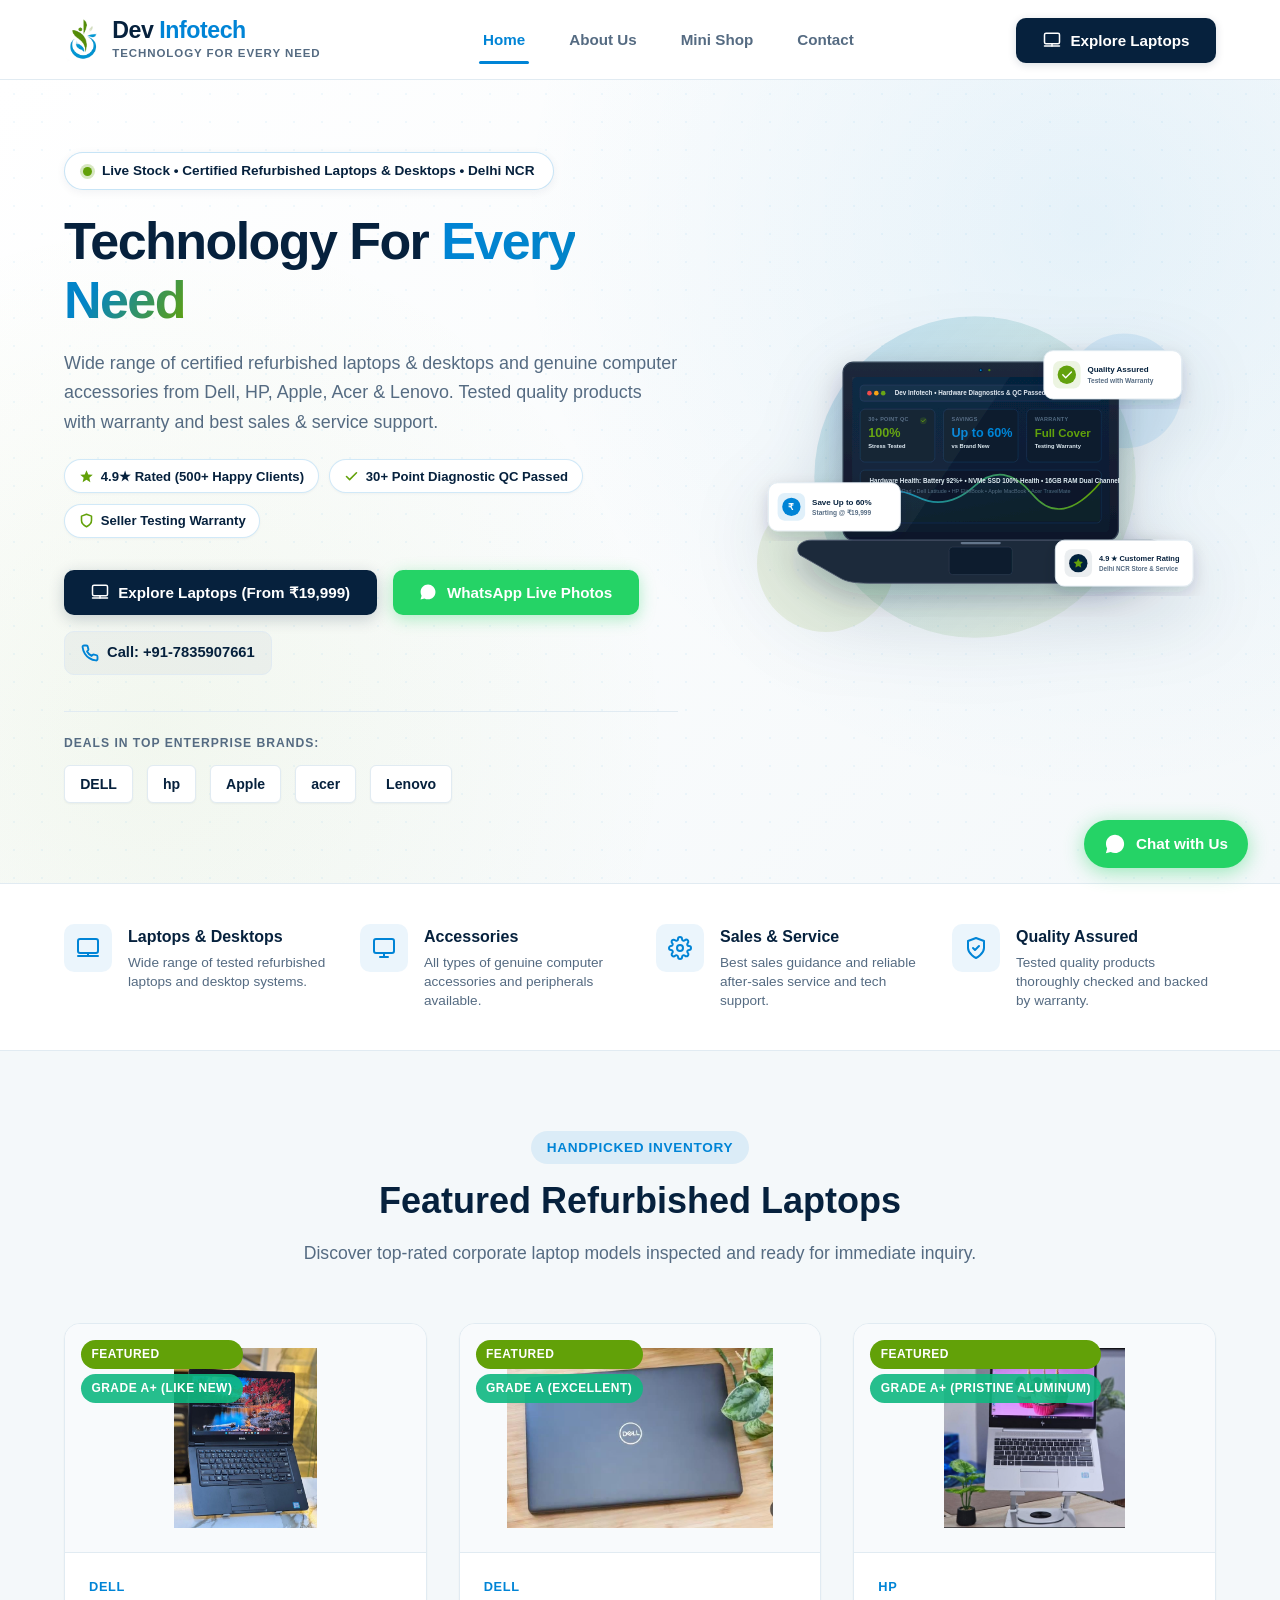
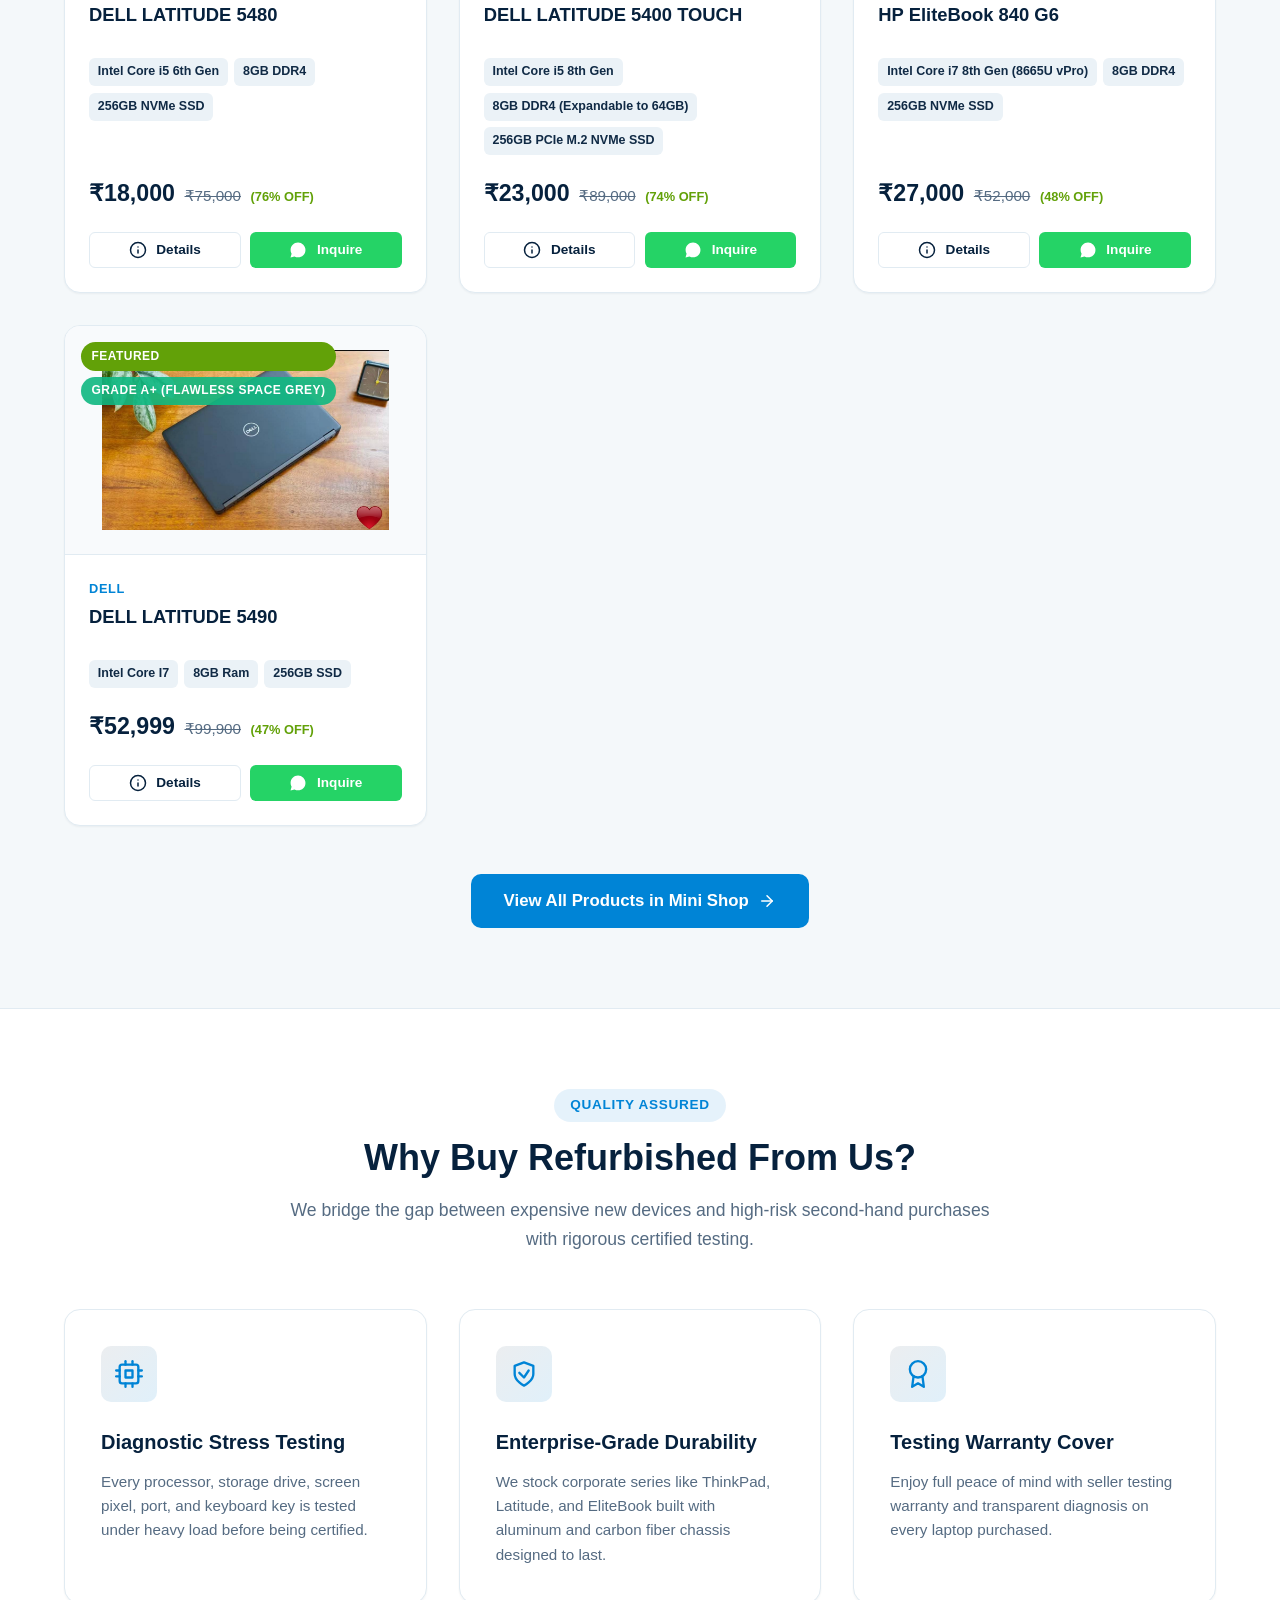
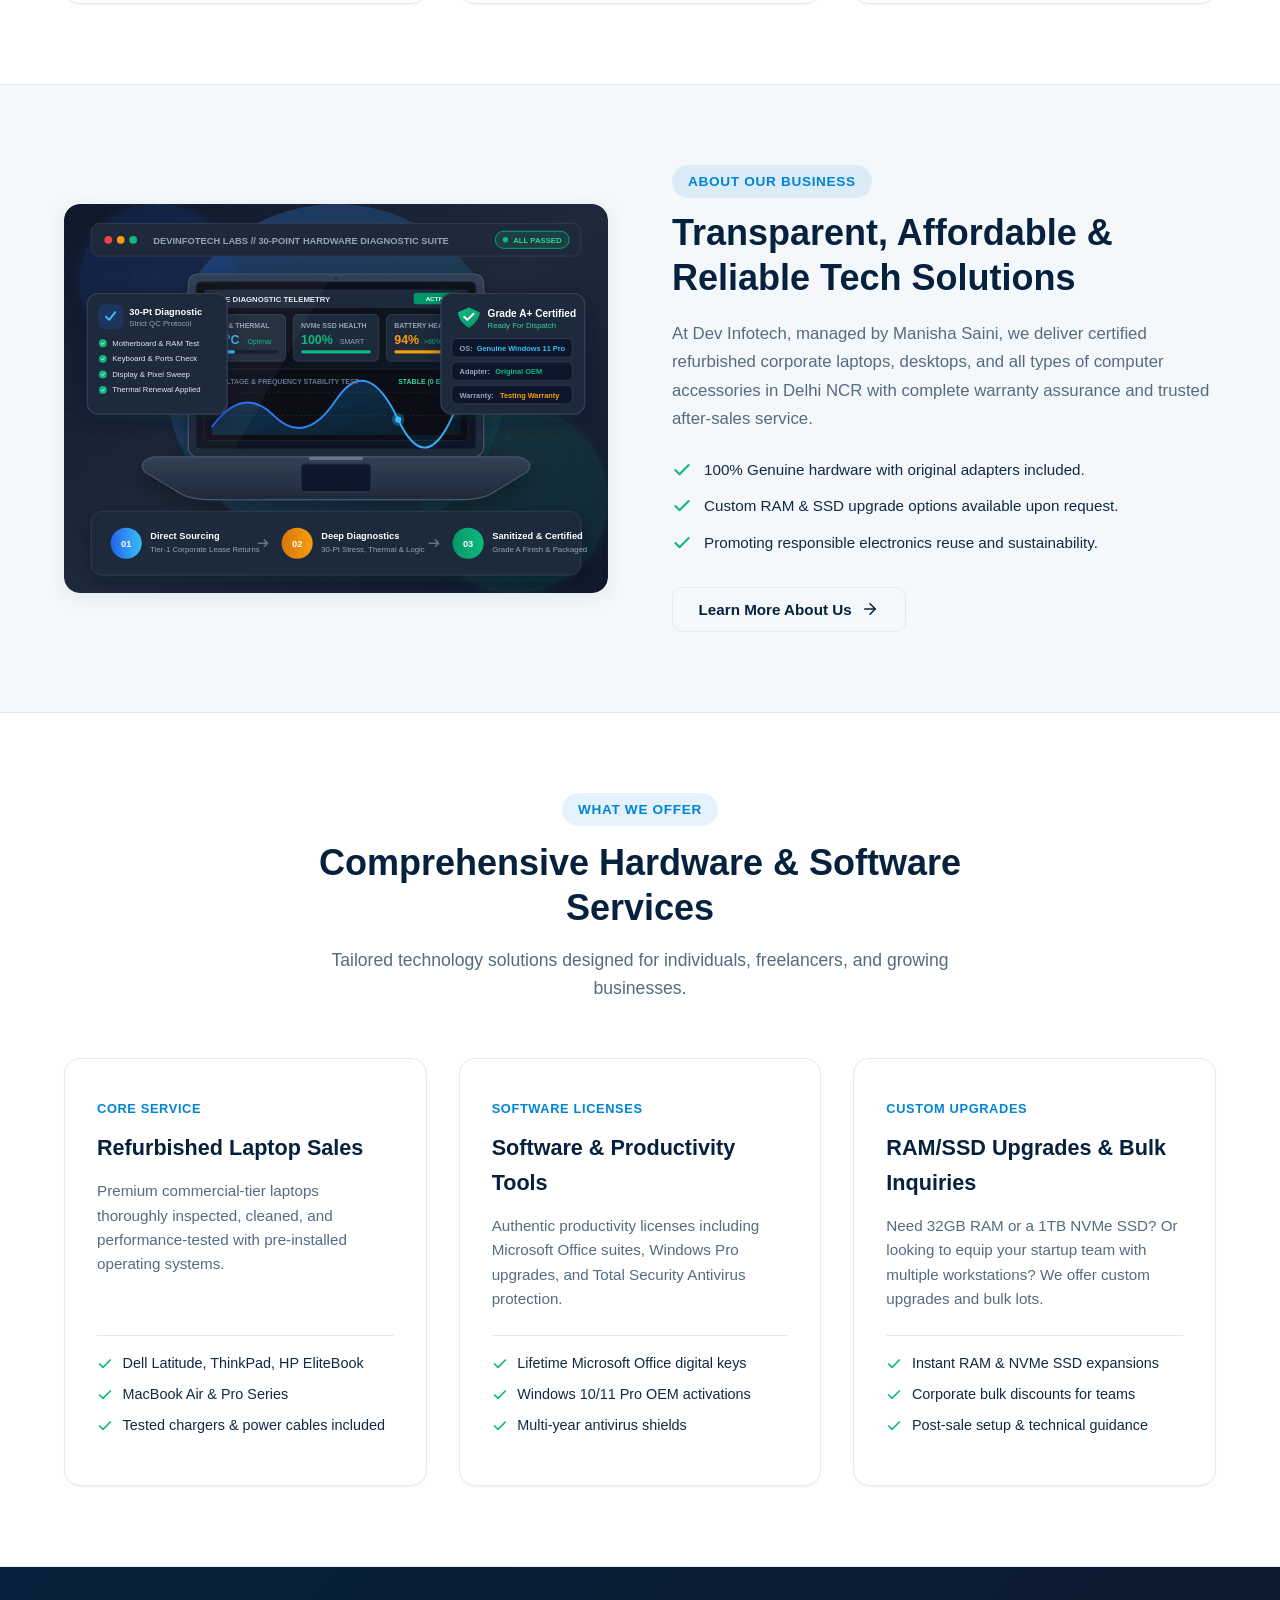
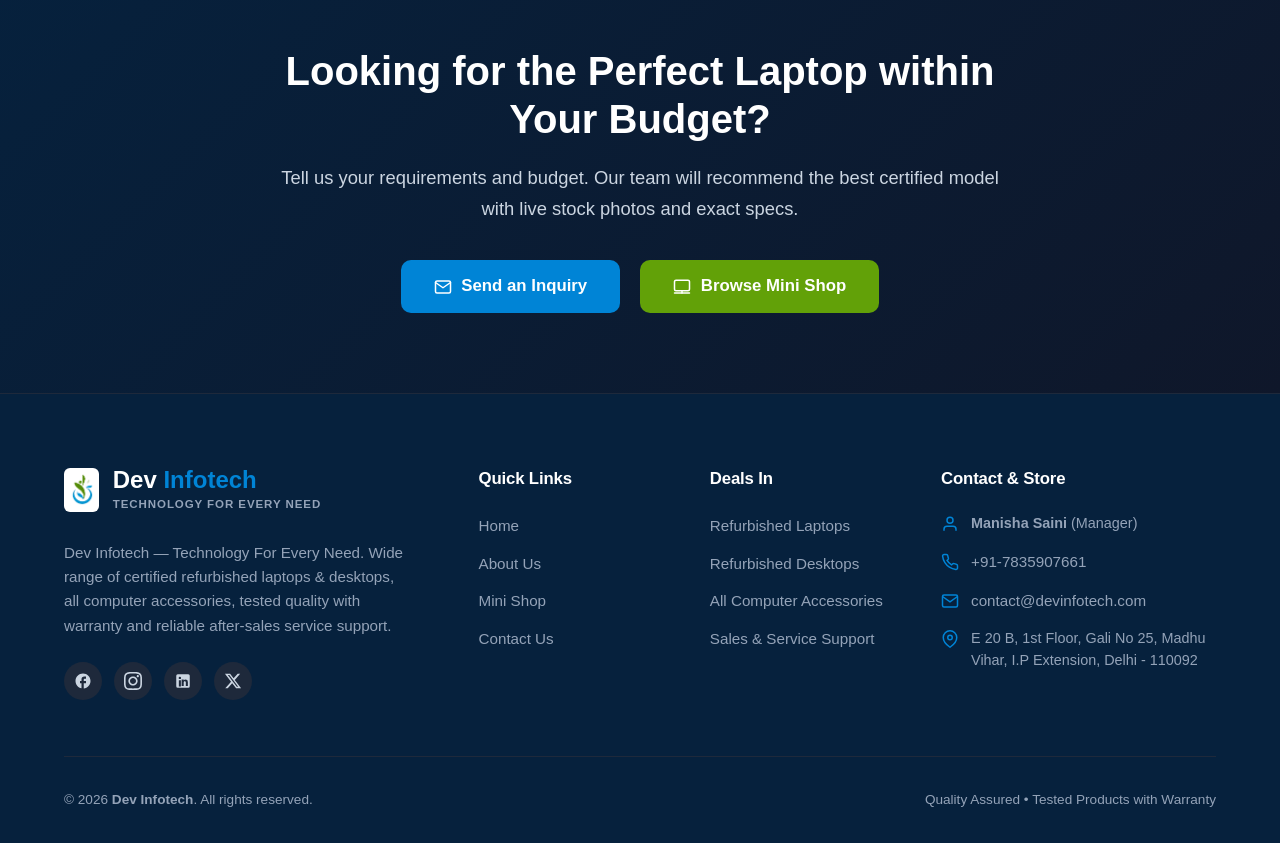
<file: index.html>
<!DOCTYPE html>
<html lang="en">
<head>
  <meta charset="UTF-8">
  <meta name="viewport" content="width=device-width, initial-scale=1.0">
  <meta name="description" content="Dev Infotech - Certified Refurbished Laptops, Desktops, and Computer Accessories. Tested quality products with warranty and after-sales service support.">
  <title>Dev Infotech - Technology For Every Need | Refurbished Laptops & Desktops</title>

  <!-- Google Fonts Preconnect & Plus Jakarta Sans Font Family -->
  <link rel="preconnect" href="https://fonts.googleapis.com">
  <link rel="preconnect" href="https://fonts.gstatic.com" crossorigin>
  <link href="https://fonts.googleapis.com/css2?family=Plus+Jakarta+Sans:wght@400;500;600;700;800&display=swap" rel="stylesheet">

  <!-- Core & Component Stylesheets -->
  <link rel="stylesheet" href="css/style.css">
  <link rel="stylesheet" href="css/components.css">
  <link rel="stylesheet" href="css/responsive.css">
</head>
<body>

  <!-- ==============================================================================
       HEADER / NAVIGATION
       ============================================================================== -->
  <header class="site-header">
    <div class="container header-container">
      <a href="index.html" class="brand-logo-link brand-logo-slot" aria-label="Home">
        <div class="brand-logo-combo">
          <img src="assets/images/logo.png" alt="Dev Infotech Logo" class="brand-logo-img">
          <div class="brand-text-wrapper">
            <span class="brand-name">Dev <span>Infotech</span></span>
            <span class="brand-tagline">Technology For Every Need</span>
          </div>
        </div>
      </a>

      <!-- Desktop Center Navigation & Mobile Drawer -->
      <nav class="main-nav" aria-label="Primary Navigation">
        <ul class="nav-list">
          <li>
            <a href="index.html" class="nav-link active">
              <span class="nav-link-content">
                <span class="nav-icon">
                  <svg viewBox="0 0 24 24" width="18" height="18" fill="none" stroke="currentColor" stroke-width="2" stroke-linecap="round" stroke-linejoin="round"><path d="M3 9l9-7 9 7v11a2 2 0 0 1-2 2H5a2 2 0 0 1-2-2z"/><polyline points="9 22 9 12 15 12 15 22"/></svg>
                </span>
                <span>Home</span>
              </span>
              <span class="nav-arrow">
                <svg viewBox="0 0 24 24" width="16" height="16" fill="none" stroke="currentColor" stroke-width="2.5" stroke-linecap="round" stroke-linejoin="round"><polyline points="9 18 15 12 9 6"/></svg>
              </span>
            </a>
          </li>
          <li>
            <a href="about.html" class="nav-link">
              <span class="nav-link-content">
                <span class="nav-icon">
                  <svg viewBox="0 0 24 24" width="18" height="18" fill="none" stroke="currentColor" stroke-width="2" stroke-linecap="round" stroke-linejoin="round"><circle cx="12" cy="12" r="10"/><line x1="12" y1="16" x2="12" y2="12"/><line x1="12" y1="8" x2="12.01" y2="8"/></svg>
                </span>
                <span>About Us</span>
              </span>
              <span class="nav-arrow">
                <svg viewBox="0 0 24 24" width="16" height="16" fill="none" stroke="currentColor" stroke-width="2.5" stroke-linecap="round" stroke-linejoin="round"><polyline points="9 18 15 12 9 6"/></svg>
              </span>
            </a>
          </li>
          <li>
            <a href="shop.html" class="nav-link">
              <span class="nav-link-content">
                <span class="nav-icon">
                  <svg viewBox="0 0 24 24" width="18" height="18" fill="none" stroke="currentColor" stroke-width="2" stroke-linecap="round" stroke-linejoin="round"><rect x="2" y="3" width="20" height="14" rx="2"/><path d="M2 20h20"/><path d="M12 17v3"/></svg>
                </span>
                <span>Mini Shop</span>
              </span>
              <span class="nav-arrow">
                <svg viewBox="0 0 24 24" width="16" height="16" fill="none" stroke="currentColor" stroke-width="2.5" stroke-linecap="round" stroke-linejoin="round"><polyline points="9 18 15 12 9 6"/></svg>
              </span>
            </a>
          </li>
          <li>
            <a href="contact.html" class="nav-link">
              <span class="nav-link-content">
                <span class="nav-icon">
                  <svg viewBox="0 0 24 24" width="18" height="18" fill="none" stroke="currentColor" stroke-width="2" stroke-linecap="round" stroke-linejoin="round"><path d="M21 11.5a8.38 8.38 0 0 1-.9 3.8 8.5 8.5 0 0 1-7.6 4.7 8.38 8.38 0 0 1-3.8-.9L3 21l1.9-5.7a8.38 8.38 0 0 1-.9-3.8 8.5 8.5 0 0 1 4.7-7.6 8.38 8.38 0 0 1 3.8-.9h.5a8.48 8.48 0 0 1 8 8v.5z"/></svg>
                </span>
                <span>Contact</span>
              </span>
              <span class="nav-arrow">
                <svg viewBox="0 0 24 24" width="16" height="16" fill="none" stroke="currentColor" stroke-width="2.5" stroke-linecap="round" stroke-linejoin="round"><polyline points="9 18 15 12 9 6"/></svg>
              </span>
            </a>
          </li>
        </ul>
        <div class="mobile-nav-cta">
          <a href="shop.html" class="btn btn-primary btn-block">
            <svg viewBox="0 0 24 24" width="18" height="18" fill="none" stroke="currentColor" stroke-width="2" stroke-linecap="round" stroke-linejoin="round"><rect x="2" y="3" width="20" height="14" rx="2"/><path d="M2 20h20"/><path d="M12 17v3"/></svg>
            Explore Laptops
          </a>
        </div>
      </nav>

      <!-- Header Right Actions: Explore Laptops + Modern Mobile Menu Button -->
      <div class="header-actions">
        <a href="shop.html" class="btn btn-primary btn-header-cta">
          <svg viewBox="0 0 24 24" width="18" height="18" fill="none" stroke="currentColor" stroke-width="2" stroke-linecap="round" stroke-linejoin="round"><rect x="2" y="3" width="20" height="14" rx="2"/><path d="M2 20h20"/><path d="M12 17v3"/></svg>
          <span>Explore Laptops</span>
        </a>
        <button class="mobile-nav-toggle" aria-label="Toggle navigation menu" aria-expanded="false">
          <svg class="menu-icon-svg" viewBox="0 0 24 24" width="22" height="22" fill="none" stroke="currentColor" stroke-width="2.2" stroke-linecap="round" stroke-linejoin="round">
            <line x1="3" y1="6" x2="21" y2="6"/>
            <line x1="3" y1="12" x2="15" y2="12"/>
            <line x1="3" y1="18" x2="21" y2="18"/>
          </svg>
        </button>
      </div>
    </div>
  </header>

  <main id="main-content">
    <!-- ==============================================================================
         HERO SECTION
         ============================================================================== -->
    <section class="hero-section">
      <div class="container hero-grid">
        <div class="hero-content">
          <!-- Live Dealer Badge -->
          <div class="hero-badge">
            <span class="hero-badge-live-dot"></span>
            <span>Live Stock • Certified Refurbished Laptops &amp; Desktops • Delhi NCR</span>
          </div>

          <h1 class="hero-title" data-config="heroTitle">
            Technology For <span class="highlight">Every Need</span>
          </h1>

          <p class="hero-description" data-config="heroSubtitle">
            Wide range of certified refurbished laptops &amp; desktops and genuine computer accessories from Dell, HP, Apple, Acer &amp; Lenovo. Tested quality products with warranty and best sales &amp; service support.
          </p>

          <!-- Trust Credibility Chips -->
          <div class="hero-trust-chips">
            <div class="hero-trust-chip">
              <svg viewBox="0 0 24 24" fill="currentColor"><path d="M12 17.27L18.18 21l-1.64-7.03L22 9.24l-7.19-.61L12 2 9.19 8.63 2 9.24l5.46 4.73L5.82 21z"/></svg>
              <span>4.9★ Rated (500+ Happy Clients)</span>
            </div>
            <div class="hero-trust-chip">
              <svg viewBox="0 0 24 24" width="15" height="15" fill="none" stroke="currentColor" stroke-width="2.5" stroke-linecap="round" stroke-linejoin="round"><polyline points="20 6 9 17 4 12"/></svg>
              <span>30+ Point Diagnostic QC Passed</span>
            </div>
            <div class="hero-trust-chip">
              <svg viewBox="0 0 24 24" width="15" height="15" fill="none" stroke="currentColor" stroke-width="2.5" stroke-linecap="round" stroke-linejoin="round"><path d="M12 22s8-4 8-10V5l-8-3-8 3v7c0 6 8 10 8 10z"/></svg>
              <span>Seller Testing Warranty</span>
            </div>
          </div>

          <!-- Dual Conversion CTAs + Direct Call Link -->
          <div class="hero-cta-group">
            <a href="shop.html" class="btn btn-hero-primary">
              <svg viewBox="0 0 24 24" width="20" height="20" fill="none" stroke="currentColor" stroke-width="2" stroke-linecap="round" stroke-linejoin="round"><rect x="2" y="3" width="20" height="14" rx="2"/><path d="M2 20h20"/><path d="M12 17v3"/></svg>
              <span>Explore Laptops (From ₹19,999)</span>
            </a>
            
            <a href="https://wa.me/917835907661?text=Hello%20Dev%20Infotech!%20I%20want%20to%20inquire%20about%20refurbished%20laptops%20and%20accessories%20currently%20available%20in%20stock." target="_blank" rel="noopener noreferrer" class="btn btn-hero-whatsapp">
              <svg viewBox="0 0 24 24" width="20" height="20" fill="currentColor"><path d="M12.04 2c-5.46 0-9.91 4.45-9.91 9.91 0 1.75.46 3.45 1.32 4.95L2.05 22l5.25-1.38c1.45.79 3.08 1.21 4.74 1.21 5.46 0 9.91-4.45 9.91-9.91 0-2.65-1.03-5.14-2.9-7.01A9.816 9.816 0 0 0 12.04 2z"/></svg>
              <span>WhatsApp Live Photos</span>
            </a>

            <a href="tel:+917835907661" class="hero-quick-call" aria-label="Direct Phone Line">
              <svg viewBox="0 0 24 24" width="18" height="18" fill="none" stroke="currentColor" stroke-width="2.5" stroke-linecap="round" stroke-linejoin="round"><path d="M22 16.92v3a2 2 0 0 1-2.18 2 19.79 19.79 0 0 1-8.63-3.07 19.5 19.5 0 0 1-6-6 19.79 19.79 0 0 1-3.07-8.67A2 2 0 0 1 4.11 2h3a2 2 0 0 1 2 1.72 12.84 12.84 0 0 0 .7 2.81 2 2 0 0 1-.45 2.11L8.09 9.91a16 16 0 0 0 6 6l1.27-1.27a2 2 0 0 1 2.11-.45 12.84 12.84 0 0 0 2.81.7A2 2 0 0 1 22 16.92z"/></svg>
              <span>Call: +91-7835907661</span>
            </a>
          </div>

          <!-- Deals In Top Brands Bar (Directly from Business Card) -->
          <div class="hero-brand-bar">
            <div class="hero-brand-title">Deals in Top Enterprise Brands:</div>
            <div class="hero-brand-badges">
              <span class="brand-badge-item">DELL</span>
              <span class="brand-badge-item">hp</span>
              <span class="brand-badge-item">Apple</span>
              <span class="brand-badge-item">acer</span>
              <span class="brand-badge-item">Lenovo</span>
            </div>
          </div>
        </div>

        <div class="hero-visual">
          <img src="assets/images/hero-laptop.svg" alt="Dev Infotech Certified Refurbished Hardware Showcase" class="hero-image" width="560" height="420" loading="eager" fetchpriority="high">
        </div>
      </div>
    </section>

    <!-- ==============================================================================
         TRUST STRIP (4 Pillars from Business Card)
         ============================================================================== -->
    <section class="trust-strip">
      <div class="container trust-grid">
        <div class="trust-card">
          <div class="trust-icon-box">
            <svg viewBox="0 0 24 24" width="24" height="24" fill="none" stroke="currentColor" stroke-width="2" stroke-linecap="round" stroke-linejoin="round"><rect x="2" y="3" width="20" height="14" rx="2"/><path d="M2 20h20"/><path d="M12 17v3"/></svg>
          </div>
          <div>
            <h3 class="trust-title">Laptops & Desktops</h3>
            <p class="trust-desc">Wide range of tested refurbished laptops and desktop systems.</p>
          </div>
        </div>

        <div class="trust-card">
          <div class="trust-icon-box">
            <svg viewBox="0 0 24 24" width="24" height="24" fill="none" stroke="currentColor" stroke-width="2" stroke-linecap="round" stroke-linejoin="round"><rect x="2" y="3" width="20" height="14" rx="2"/><line x1="8" y1="21" x2="16" y2="21"/><line x1="12" y1="17" x2="12" y2="21"/></svg>
          </div>
          <div>
            <h3 class="trust-title">Accessories</h3>
            <p class="trust-desc">All types of genuine computer accessories and peripherals available.</p>
          </div>
        </div>

        <div class="trust-card">
          <div class="trust-icon-box">
            <svg viewBox="0 0 24 24" width="24" height="24" fill="none" stroke="currentColor" stroke-width="2" stroke-linecap="round" stroke-linejoin="round"><circle cx="12" cy="12" r="3"/><path d="M19.4 15a1.65 1.65 0 0 0 .33 1.82l.06.06a2 2 0 0 1 0 2.83 2 2 0 0 1-2.83 0l-.06-.06a1.65 1.65 0 0 0-1.82-.33 1.65 1.65 0 0 0-1 1.51V21a2 2 0 0 1-2 2 2 2 0 0 1-2-2v-.09A1.65 1.65 0 0 0 9 19.4a1.65 1.65 0 0 0-1.82.33l-.06.06a2 2 0 0 1-2.83 0 2 2 0 0 1 0-2.83l.06-.06a1.65 1.65 0 0 0 .33-1.82 1.65 1.65 0 0 0-1.51-1H3a2 2 0 0 1-2-2 2 2 0 0 1 2-2h.09A1.65 1.65 0 0 0 4.6 9a1.65 1.65 0 0 0-.33-1.82l-.06-.06a2 2 0 0 1 0-2.83 2 2 0 0 1 2.83 0l.06.06a1.65 1.65 0 0 0 1.82.33H9a1.65 1.65 0 0 0 1-1.51V3a2 2 0 0 1 2-2 2 2 0 0 1 2 2v.09a1.65 1.65 0 0 0 1 1.51 1.65 1.65 0 0 0 1.82-.33l.06-.06a2 2 0 0 1 2.83 0 2 2 0 0 1 0 2.83l-.06.06a1.65 1.65 0 0 0-.33 1.82V9a1.65 1.65 0 0 0 1.51 1H21a2 2 0 0 1 2 2 2 2 0 0 1-2 2h-.09a1.65 1.65 0 0 0-1.51 1z"/></svg>
          </div>
          <div>
            <h3 class="trust-title">Sales & Service</h3>
            <p class="trust-desc">Best sales guidance and reliable after-sales service and tech support.</p>
          </div>
        </div>

        <div class="trust-card">
          <div class="trust-icon-box">
            <svg viewBox="0 0 24 24" width="24" height="24" fill="none" stroke="currentColor" stroke-width="2" stroke-linecap="round" stroke-linejoin="round"><path d="M12 22s8-4 8-10V5l-8-3-8 3v7c0 6 8 10 8 10z"/><polyline points="9 12 11 14 15 10"/></svg>
          </div>
          <div>
            <h3 class="trust-title">Quality Assured</h3>
            <p class="trust-desc">Tested quality products thoroughly checked and backed by warranty.</p>
          </div>
        </div>
      </div>
    </section>

    <!-- ==============================================================================
         FEATURED PRODUCTS SECTION
         ============================================================================== -->
    <section class="section">
      <div class="container">
        <div class="section-header">
          <span class="section-tag">Handpicked Inventory</span>
          <h2 class="section-title">Featured Refurbished Laptops</h2>
          <p class="section-subtitle">Discover top-rated corporate laptop models inspected and ready for immediate inquiry.</p>
        </div>

        <!-- Dynamic Featured Products Container -->
        <div class="product-grid" id="featured-products-container">
          <!-- Populated by js/main.js from js/products.js -->
        </div>

        <div style="text-align: center; margin-top: 3rem;">
          <a href="shop.html" class="btn btn-secondary btn-lg">
            <span>View All Products in Mini Shop</span>
            <svg viewBox="0 0 24 24" width="18" height="18" fill="none" stroke="currentColor" stroke-width="2" stroke-linecap="round" stroke-linejoin="round"><line x1="5" y1="12" x2="19" y2="12"/><polyline points="12 5 19 12 12 19"/></svg>
          </a>
        </div>
      </div>
    </section>

    <!-- ==============================================================================
         WHY CHOOSE US / REFURBISHMENT PROCESS
         ============================================================================== -->
    <section class="section section-alt">
      <div class="container">
        <div class="section-header">
          <span class="section-tag">Quality Assured</span>
          <h2 class="section-title">Why Buy Refurbished From Us?</h2>
          <p class="section-subtitle">We bridge the gap between expensive new devices and high-risk second-hand purchases with rigorous certified testing.</p>
        </div>

        <div class="features-grid">
          <div class="feature-box">
            <div class="feature-icon-wrapper">
              <svg viewBox="0 0 24 24" width="28" height="28" fill="none" stroke="currentColor" stroke-width="2" stroke-linecap="round" stroke-linejoin="round"><rect x="4" y="4" width="16" height="16" rx="2"/><rect x="9" y="9" width="6" height="6"/><line x1="9" y1="1" x2="9" y2="4"/><line x1="15" y1="1" x2="15" y2="4"/><line x1="9" y1="20" x2="9" y2="23"/><line x1="15" y1="20" x2="15" y2="23"/><line x1="20" y1="9" x2="23" y2="9"/><line x1="20" y1="14" x2="23" y2="14"/><line x1="1" y1="9" x2="4" y2="9"/><line x1="1" y1="14" x2="4" y2="14"/></svg>
            </div>
            <h3 class="feature-title">Diagnostic Stress Testing</h3>
            <p class="feature-desc">Every processor, storage drive, screen pixel, port, and keyboard key is tested under heavy load before being certified.</p>
          </div>

          <div class="feature-box">
            <div class="feature-icon-wrapper">
              <svg viewBox="0 0 24 24" width="28" height="28" fill="none" stroke="currentColor" stroke-width="2" stroke-linecap="round" stroke-linejoin="round"><path d="M12 22s8-4 8-10V5l-8-3-8 3v7c0 6 8 10 8 10z"/><polyline points="8 11 12 15 16 9"/></svg>
            </div>
            <h3 class="feature-title">Enterprise-Grade Durability</h3>
            <p class="feature-desc">We stock corporate series like ThinkPad, Latitude, and EliteBook built with aluminum and carbon fiber chassis designed to last.</p>
          </div>

          <div class="feature-box">
            <div class="feature-icon-wrapper">
              <svg viewBox="0 0 24 24" width="28" height="28" fill="none" stroke="currentColor" stroke-width="2" stroke-linecap="round" stroke-linejoin="round"><circle cx="12" cy="8" r="7"/><polyline points="8.21 13.89 7 23 12 20 17 23 15.79 13.88"/></svg>
            </div>
            <h3 class="feature-title">Testing Warranty Cover</h3>
            <p class="feature-desc">Enjoy full peace of mind with seller testing warranty and transparent diagnosis on every laptop purchased.</p>
          </div>
        </div>
      </div>
    </section>

    <!-- ==============================================================================
         ABOUT PREVIEW SECTION
         ============================================================================== -->
    <section class="section">
      <div class="container about-preview-grid">
        <div class="about-preview-img-box">
          <img src="assets/images/about-refurbish.svg" alt="Quality Inspection Process" class="about-preview-img" width="600" height="420">
        </div>

        <div class="about-preview-content">
          <span class="section-tag">About Our Business</span>
          <h2 class="section-title">Transparent, Affordable & Reliable Tech Solutions</h2>
          <p class="about-preview-text" data-config="aboutShort">
            At Dev Infotech, we specialize in certified refurbished corporate-grade laptops and authentic software tools. We deliver reliable computing power to students, professionals, and small businesses with complete transparency.
          </p>

          <ul class="about-highlights-list">
            <li class="about-highlights-item">
              <svg viewBox="0 0 24 24" width="20" height="20" fill="none" stroke="#10B981" stroke-width="2.5" stroke-linecap="round" stroke-linejoin="round"><polyline points="20 6 9 17 4 12"/></svg>
              <span>100% Genuine hardware with original adapters included.</span>
            </li>
            <li class="about-highlights-item">
              <svg viewBox="0 0 24 24" width="20" height="20" fill="none" stroke="#10B981" stroke-width="2.5" stroke-linecap="round" stroke-linejoin="round"><polyline points="20 6 9 17 4 12"/></svg>
              <span>Custom RAM & SSD upgrade options available upon request.</span>
            </li>
            <li class="about-highlights-item">
              <svg viewBox="0 0 24 24" width="20" height="20" fill="none" stroke="#10B981" stroke-width="2.5" stroke-linecap="round" stroke-linejoin="round"><polyline points="20 6 9 17 4 12"/></svg>
              <span>Promoting responsible electronics reuse and sustainability.</span>
            </li>
          </ul>

          <a href="about.html" class="btn btn-outline">
            <span>Learn More About Us</span>
            <svg viewBox="0 0 24 24" width="18" height="18" fill="none" stroke="currentColor" stroke-width="2" stroke-linecap="round" stroke-linejoin="round"><line x1="5" y1="12" x2="19" y2="12"/><polyline points="12 5 19 12 12 19"/></svg>
          </a>
        </div>
      </div>
    </section>

    <!-- ==============================================================================
         SERVICES SECTION
         ============================================================================== -->
    <section class="section section-alt">
      <div class="container">
        <div class="section-header">
          <span class="section-tag">What We Offer</span>
          <h2 class="section-title">Comprehensive Hardware & Software Services</h2>
          <p class="section-subtitle">Tailored technology solutions designed for individuals, freelancers, and growing businesses.</p>
        </div>

        <div class="services-grid">
          <div class="service-card">
            <span class="service-badge">Core Service</span>
            <h3 class="service-title">Refurbished Laptop Sales</h3>
            <p class="service-desc">Premium commercial-tier laptops thoroughly inspected, cleaned, and performance-tested with pre-installed operating systems.</p>
            <ul class="service-list">
              <li class="service-list-item">
                <svg viewBox="0 0 24 24" width="16" height="16" fill="none" stroke="#10B981" stroke-width="2.5" stroke-linecap="round" stroke-linejoin="round"><polyline points="20 6 9 17 4 12"/></svg>
                Dell Latitude, ThinkPad, HP EliteBook
              </li>
              <li class="service-list-item">
                <svg viewBox="0 0 24 24" width="16" height="16" fill="none" stroke="#10B981" stroke-width="2.5" stroke-linecap="round" stroke-linejoin="round"><polyline points="20 6 9 17 4 12"/></svg>
                MacBook Air & Pro Series
              </li>
              <li class="service-list-item">
                <svg viewBox="0 0 24 24" width="16" height="16" fill="none" stroke="#10B981" stroke-width="2.5" stroke-linecap="round" stroke-linejoin="round"><polyline points="20 6 9 17 4 12"/></svg>
                Tested chargers & power cables included
              </li>
            </ul>
          </div>

          <div class="service-card">
            <span class="service-badge">Software Licenses</span>
            <h3 class="service-title">Software & Productivity Tools</h3>
            <p class="service-desc">Authentic productivity licenses including Microsoft Office suites, Windows Pro upgrades, and Total Security Antivirus protection.</p>
            <ul class="service-list">
              <li class="service-list-item">
                <svg viewBox="0 0 24 24" width="16" height="16" fill="none" stroke="#10B981" stroke-width="2.5" stroke-linecap="round" stroke-linejoin="round"><polyline points="20 6 9 17 4 12"/></svg>
                Lifetime Microsoft Office digital keys
              </li>
              <li class="service-list-item">
                <svg viewBox="0 0 24 24" width="16" height="16" fill="none" stroke="#10B981" stroke-width="2.5" stroke-linecap="round" stroke-linejoin="round"><polyline points="20 6 9 17 4 12"/></svg>
                Windows 10/11 Pro OEM activations
              </li>
              <li class="service-list-item">
                <svg viewBox="0 0 24 24" width="16" height="16" fill="none" stroke="#10B981" stroke-width="2.5" stroke-linecap="round" stroke-linejoin="round"><polyline points="20 6 9 17 4 12"/></svg>
                Multi-year antivirus shields
              </li>
            </ul>
          </div>

          <div class="service-card">
            <span class="service-badge">Custom Upgrades</span>
            <h3 class="service-title">RAM/SSD Upgrades & Bulk Inquiries</h3>
            <p class="service-desc">Need 32GB RAM or a 1TB NVMe SSD? Or looking to equip your startup team with multiple workstations? We offer custom upgrades and bulk lots.</p>
            <ul class="service-list">
              <li class="service-list-item">
                <svg viewBox="0 0 24 24" width="16" height="16" fill="none" stroke="#10B981" stroke-width="2.5" stroke-linecap="round" stroke-linejoin="round"><polyline points="20 6 9 17 4 12"/></svg>
                Instant RAM & NVMe SSD expansions
              </li>
              <li class="service-list-item">
                <svg viewBox="0 0 24 24" width="16" height="16" fill="none" stroke="#10B981" stroke-width="2.5" stroke-linecap="round" stroke-linejoin="round"><polyline points="20 6 9 17 4 12"/></svg>
                Corporate bulk discounts for teams
              </li>
              <li class="service-list-item">
                <svg viewBox="0 0 24 24" width="16" height="16" fill="none" stroke="#10B981" stroke-width="2.5" stroke-linecap="round" stroke-linejoin="round"><polyline points="20 6 9 17 4 12"/></svg>
                Post-sale setup & technical guidance
              </li>
            </ul>
          </div>
        </div>
      </div>
    </section>

    <!-- ==============================================================================
         CALL TO ACTION SECTION
         ============================================================================== -->
    <section class="cta-section">
      <div class="container cta-container">
        <h2 class="cta-title">Looking for the Perfect Laptop within Your Budget?</h2>
        <p class="cta-description">
          Tell us your requirements and budget. Our team will recommend the best certified model with live stock photos and exact specs.
        </p>
        <div class="cta-buttons">
          <a href="contact.html" class="btn btn-secondary btn-lg">
            <svg viewBox="0 0 24 24" width="20" height="20" fill="none" stroke="currentColor" stroke-width="2" stroke-linecap="round" stroke-linejoin="round"><path d="M4 4h16c1.1 0 2 .9 2 2v12c0 1.1-.9 2-2 2H4c-1.1 0-2-.9-2-2V6c0-1.1.9-2 2-2z"/><polyline points="22,6 12,13 2,6"/></svg>
            <span>Send an Inquiry</span>
          </a>
          <a href="shop.html" class="btn btn-accent btn-lg">
            <svg viewBox="0 0 24 24" width="20" height="20" fill="none" stroke="currentColor" stroke-width="2" stroke-linecap="round" stroke-linejoin="round"><rect x="2" y="3" width="20" height="14" rx="2"/><path d="M2 20h20"/><path d="M12 17v3"/></svg>
            <span>Browse Mini Shop</span>
          </a>
        </div>
      </div>
    </section>
  </main>

  <!-- ==============================================================================
       FOOTER
       ============================================================================== -->
  <footer class="site-footer">
    <div class="container">
      <div class="footer-grid">
        <div class="footer-brand">
          <div class="footer-brand-logo-combo brand-logo-slot">
            <img src="assets/images/logo.png" alt="Dev Infotech Logo" class="footer-logo-img">
            <div class="brand-text-wrapper">
              <span class="footer-brand-name">Dev <span>Infotech</span></span>
              <span class="brand-tagline" style="color: #94A3B8;">Technology For Every Need</span>
            </div>
          </div>
          <p class="footer-desc" data-config="footerDescription">
            Dev Infotech — Technology For Every Need. Wide range of certified refurbished laptops & desktops, computer accessories, tested quality with warranty and reliable after-sales service support.
          </p>
          <div class="footer-social-links">
            <!-- Dynamically populated by js/main.js from js/config.js -->
          </div>
        </div>

        <div>
          <h4 class="footer-col-title">Quick Links</h4>
          <ul class="footer-links">
            <li class="footer-link-item"><a href="index.html" class="footer-link">Home</a></li>
            <li class="footer-link-item"><a href="about.html" class="footer-link">About Us</a></li>
            <li class="footer-link-item"><a href="shop.html" class="footer-link">Mini Shop</a></li>
            <li class="footer-link-item"><a href="contact.html" class="footer-link">Contact Us</a></li>
          </ul>
        </div>

        <div>
          <h4 class="footer-col-title">Deals In</h4>
          <ul class="footer-links">
            <li class="footer-link-item"><a href="shop.html?category=laptop" class="footer-link">Refurbished Laptops</a></li>
            <li class="footer-link-item"><a href="shop.html?category=laptop" class="footer-link">Refurbished Desktops</a></li>
            <li class="footer-link-item"><a href="shop.html" class="footer-link">All Computer Accessories</a></li>
            <li class="footer-link-item"><a href="contact.html" class="footer-link">Sales & Service Support</a></li>
          </ul>
        </div>

        <div>
          <h4 class="footer-col-title">Contact & Store</h4>
          <ul class="footer-contact-list">
            <li class="footer-contact-item">
              <svg viewBox="0 0 24 24" fill="none" stroke="currentColor" stroke-width="2"><path d="M20 21v-2a4 4 0 0 0-4-4H8a4 4 0 0 0-4 4v2"/><circle cx="12" cy="7" r="4"/></svg>
              <span><strong>Manisha Saini</strong> (Manager)</span>
            </li>
            <li class="footer-contact-item">
              <svg viewBox="0 0 24 24" fill="none" stroke="currentColor" stroke-width="2"><path d="M22 16.92v3a2 2 0 0 1-2.18 2 19.79 19.79 0 0 1-8.63-3.07 19.5 19.5 0 0 1-6-6 19.79 19.79 0 0 1-3.07-8.67A2 2 0 0 1 4.11 2h3a2 2 0 0 1 2 1.72 12.84 12.84 0 0 0 .7 2.81 2 2 0 0 1-.45 2.11L8.09 9.91a16 16 0 0 0 6 6l1.27-1.27a2 2 0 0 1 2.11-.45 12.84 12.84 0 0 0 2.81.7A2 2 0 0 1 22 16.92z"/></svg>
              <a href="tel:+917835907661" data-config="phone" class="footer-link">+91-7835907661</a>
            </li>
            <li class="footer-contact-item">
              <svg viewBox="0 0 24 24" fill="none" stroke="currentColor" stroke-width="2"><path d="M4 4h16c1.1 0 2 .9 2 2v12c0 1.1-.9 2-2 2H4c-1.1 0-2-.9-2-2V6c0-1.1.9-2 2-2z"/><polyline points="22,6 12,13 2,6"/></svg>
              <a href="mailto:contact@devinfotech.com" data-config="email" class="footer-link">contact@devinfotech.com</a>
            </li>
            <li class="footer-contact-item">
              <svg viewBox="0 0 24 24" fill="none" stroke="currentColor" stroke-width="2"><path d="M21 10c0 7-9 13-9 13s-9-6-9-13a9 9 0 0 1 18 0z"/><circle cx="12" cy="10" r="3"/></svg>
              <span data-config="address">E 20 B, 1st Floor, Gali No 25, Madhu Vihar, I.P Extension, Delhi - 110092</span>
            </li>
          </ul>
        </div>
      </div>

      <div class="footer-bottom">
        <p data-config="copyright">&copy; 2026 <strong>Dev Infotech</strong>. All rights reserved.</p>
        <p>Quality Assured • Tested Products with Warranty</p>
      </div>
    </div>
  </footer>

  <!-- Scripts -->
  <script src="js/config.js"></script>
  <script src="js/products.js"></script>
  <script src="js/main.js"></script>
</body>
</html>
</file>
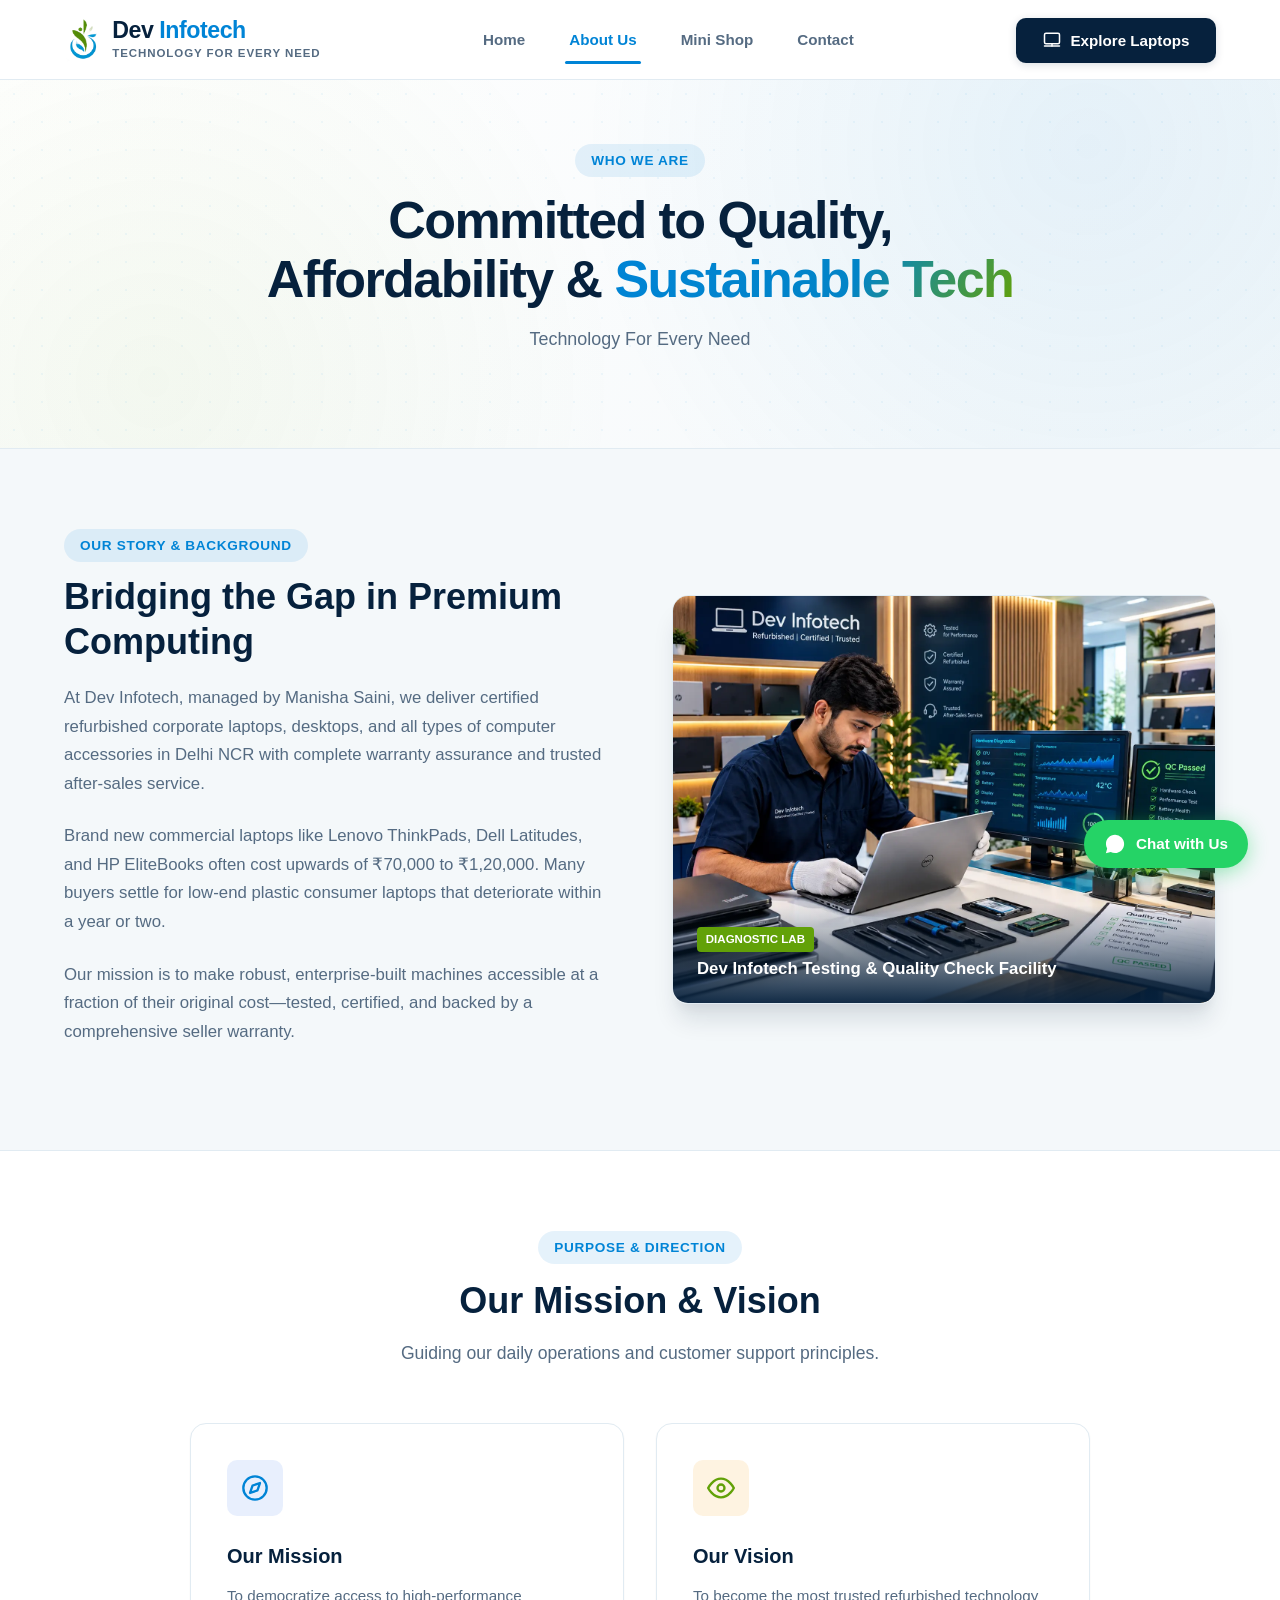
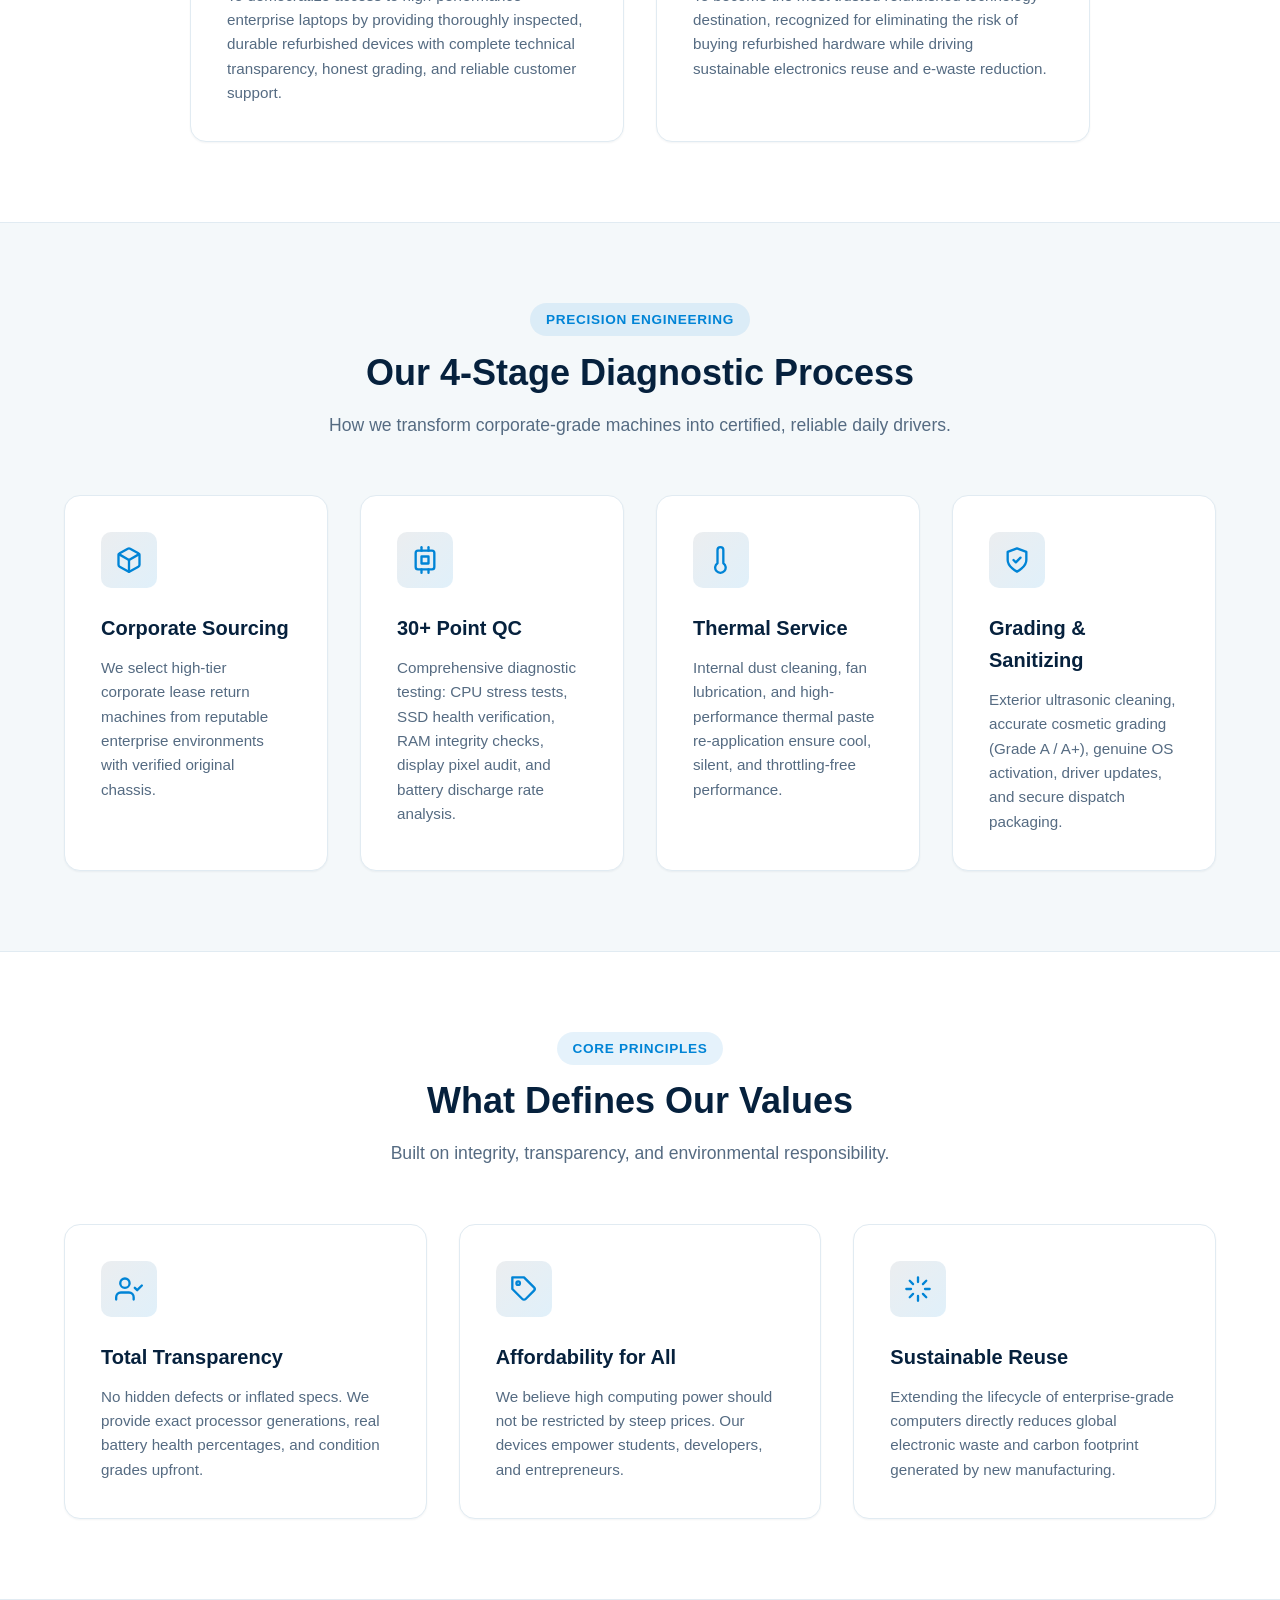
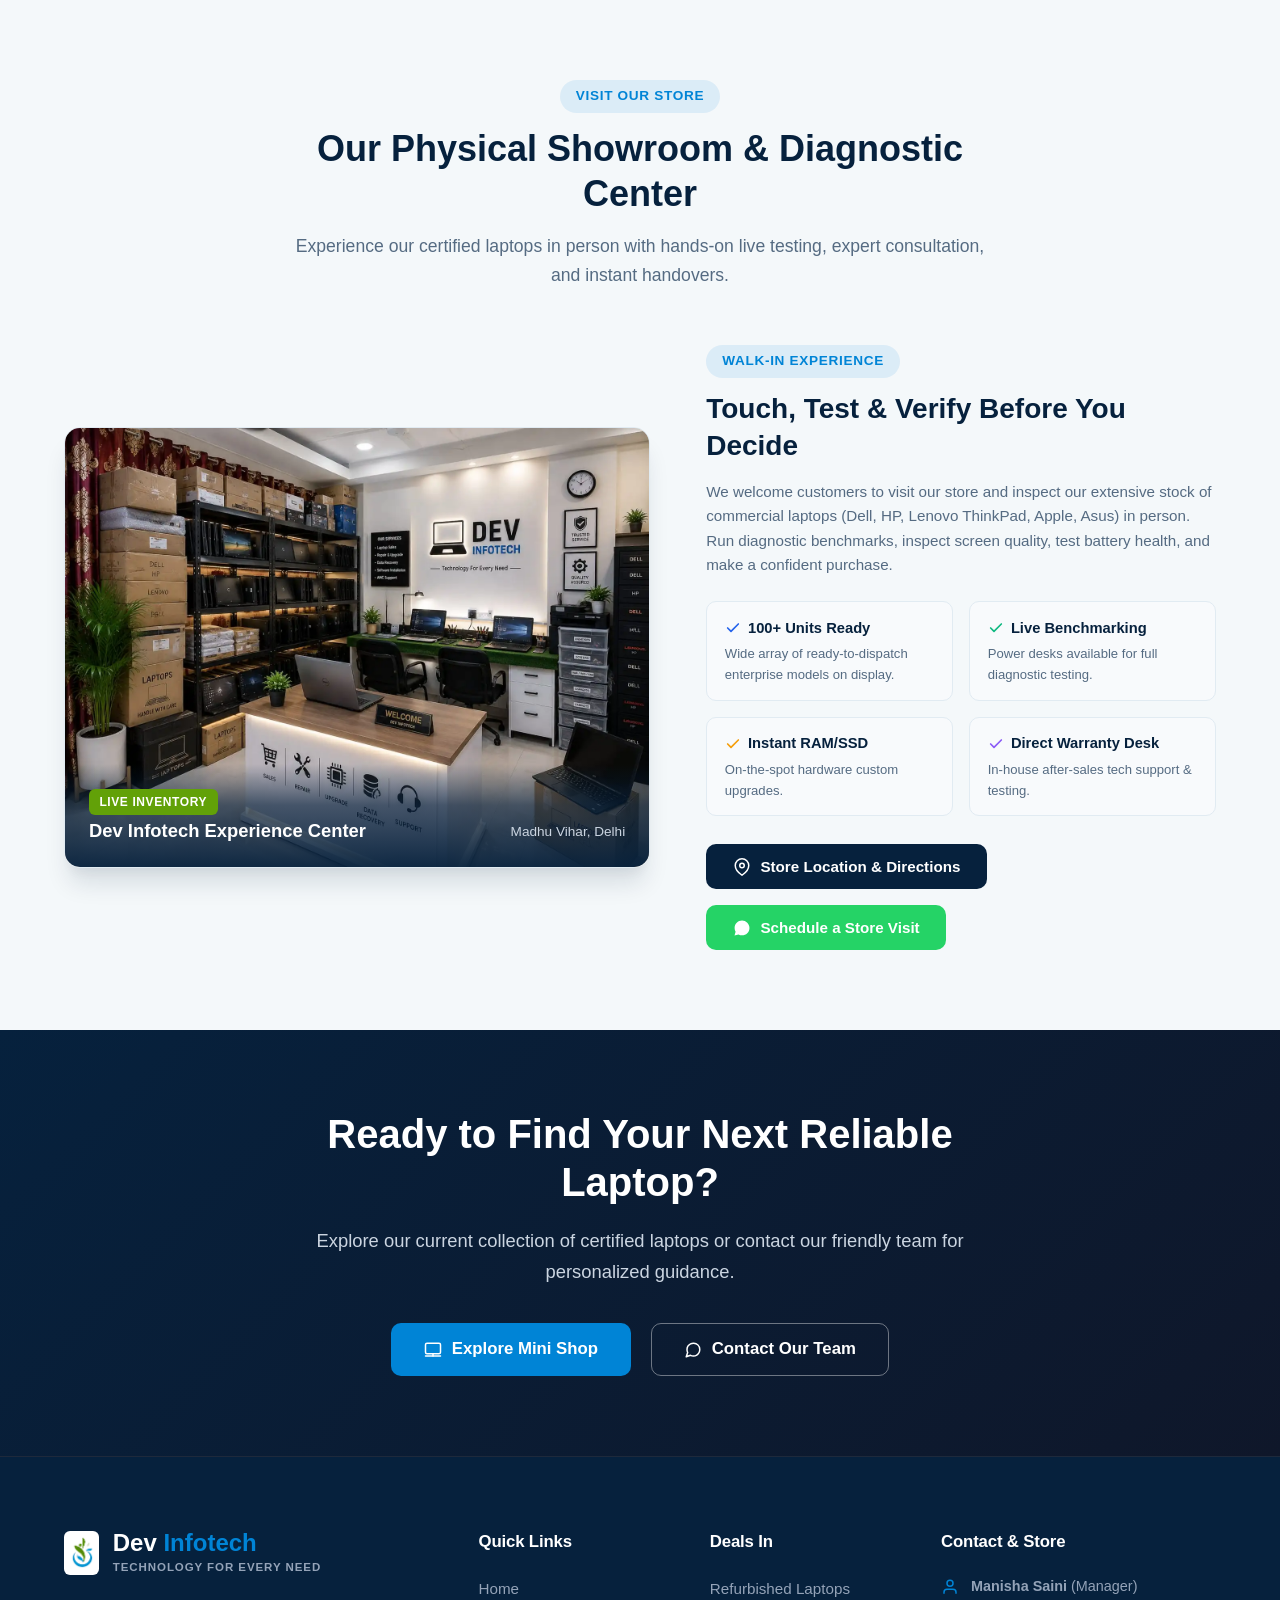
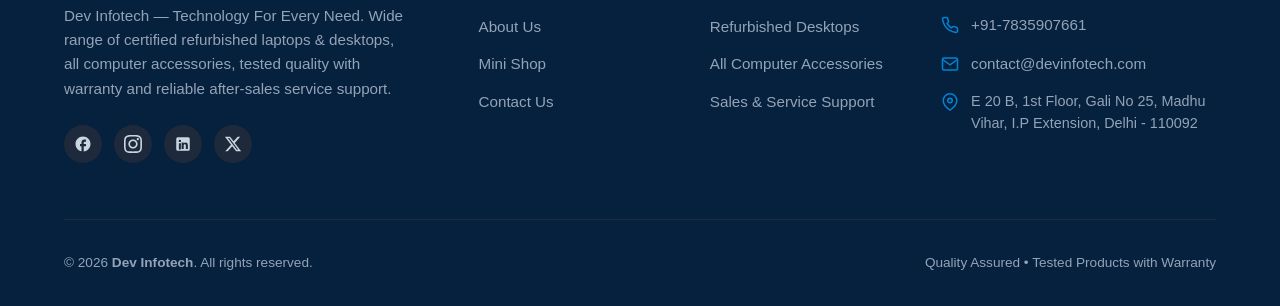
<file: about.html>
<!DOCTYPE html>
<html lang="en">
<head>
  <meta charset="UTF-8">
  <meta name="viewport" content="width=device-width, initial-scale=1.0">
  <meta name="description" content="Learn about Dev Infotech - our mission, warranty-backed refurbished laptops & desktops, and our commitment to transparent sales and after-sales service.">
  <title>About Us - Dev Infotech | Technology For Every Need</title>

  <!-- Google Fonts -->
  <link rel="preconnect" href="https://fonts.googleapis.com">
  <link rel="preconnect" href="https://fonts.gstatic.com" crossorigin>
  <link href="https://fonts.googleapis.com/css2?family=Plus+Jakarta+Sans:wght@400;500;600;700;800&display=swap" rel="stylesheet">

  <!-- Core & Component Stylesheets -->
  <link rel="stylesheet" href="css/style.css">
  <link rel="stylesheet" href="css/components.css">
  <link rel="stylesheet" href="css/responsive.css">
</head>
<body>

  <!-- ==============================================================================
       HEADER / NAVIGATION
       ============================================================================== -->
  <header class="site-header">
    <div class="container header-container">
      <a href="index.html" class="brand-logo-link brand-logo-slot" aria-label="Home">
        <div class="brand-logo-combo">
          <img src="assets/images/logo.png" alt="Dev Infotech Logo" class="brand-logo-img">
          <div class="brand-text-wrapper">
            <span class="brand-name">Dev <span>Infotech</span></span>
            <span class="brand-tagline">Technology For Every Need</span>
          </div>
        </div>
      </a>

      <!-- Desktop Center Navigation & Mobile Drawer -->
      <nav class="main-nav" aria-label="Primary Navigation">
        <ul class="nav-list">
          <li>
            <a href="index.html" class="nav-link">
              <span class="nav-link-content">
                <span class="nav-icon">
                  <svg viewBox="0 0 24 24" width="18" height="18" fill="none" stroke="currentColor" stroke-width="2" stroke-linecap="round" stroke-linejoin="round"><path d="M3 9l9-7 9 7v11a2 2 0 0 1-2 2H5a2 2 0 0 1-2-2z"/><polyline points="9 22 9 12 15 12 15 22"/></svg>
                </span>
                <span>Home</span>
              </span>
              <span class="nav-arrow">
                <svg viewBox="0 0 24 24" width="16" height="16" fill="none" stroke="currentColor" stroke-width="2.5" stroke-linecap="round" stroke-linejoin="round"><polyline points="9 18 15 12 9 6"/></svg>
              </span>
            </a>
          </li>
          <li>
            <a href="about.html" class="nav-link active">
              <span class="nav-link-content">
                <span class="nav-icon">
                  <svg viewBox="0 0 24 24" width="18" height="18" fill="none" stroke="currentColor" stroke-width="2" stroke-linecap="round" stroke-linejoin="round"><circle cx="12" cy="12" r="10"/><line x1="12" y1="16" x2="12" y2="12"/><line x1="12" y1="8" x2="12.01" y2="8"/></svg>
                </span>
                <span>About Us</span>
              </span>
              <span class="nav-arrow">
                <svg viewBox="0 0 24 24" width="16" height="16" fill="none" stroke="currentColor" stroke-width="2.5" stroke-linecap="round" stroke-linejoin="round"><polyline points="9 18 15 12 9 6"/></svg>
              </span>
            </a>
          </li>
          <li>
            <a href="shop.html" class="nav-link">
              <span class="nav-link-content">
                <span class="nav-icon">
                  <svg viewBox="0 0 24 24" width="18" height="18" fill="none" stroke="currentColor" stroke-width="2" stroke-linecap="round" stroke-linejoin="round"><rect x="2" y="3" width="20" height="14" rx="2"/><path d="M2 20h20"/><path d="M12 17v3"/></svg>
                </span>
                <span>Mini Shop</span>
              </span>
              <span class="nav-arrow">
                <svg viewBox="0 0 24 24" width="16" height="16" fill="none" stroke="currentColor" stroke-width="2.5" stroke-linecap="round" stroke-linejoin="round"><polyline points="9 18 15 12 9 6"/></svg>
              </span>
            </a>
          </li>
          <li>
            <a href="contact.html" class="nav-link">
              <span class="nav-link-content">
                <span class="nav-icon">
                  <svg viewBox="0 0 24 24" width="18" height="18" fill="none" stroke="currentColor" stroke-width="2" stroke-linecap="round" stroke-linejoin="round"><path d="M21 11.5a8.38 8.38 0 0 1-.9 3.8 8.5 8.5 0 0 1-7.6 4.7 8.38 8.38 0 0 1-3.8-.9L3 21l1.9-5.7a8.38 8.38 0 0 1-.9-3.8 8.5 8.5 0 0 1 4.7-7.6 8.38 8.38 0 0 1 3.8-.9h.5a8.48 8.48 0 0 1 8 8v.5z"/></svg>
                </span>
                <span>Contact</span>
              </span>
              <span class="nav-arrow">
                <svg viewBox="0 0 24 24" width="16" height="16" fill="none" stroke="currentColor" stroke-width="2.5" stroke-linecap="round" stroke-linejoin="round"><polyline points="9 18 15 12 9 6"/></svg>
              </span>
            </a>
          </li>
        </ul>
        <div class="mobile-nav-cta">
          <a href="shop.html" class="btn btn-primary btn-block">
            <svg viewBox="0 0 24 24" width="18" height="18" fill="none" stroke="currentColor" stroke-width="2" stroke-linecap="round" stroke-linejoin="round"><rect x="2" y="3" width="20" height="14" rx="2"/><path d="M2 20h20"/><path d="M12 17v3"/></svg>
            Explore Laptops
          </a>
        </div>
      </nav>

      <!-- Header Right Actions: Explore Laptops + Modern Mobile Menu Button -->
      <div class="header-actions">
        <a href="shop.html" class="btn btn-primary btn-header-cta">
          <svg viewBox="0 0 24 24" width="18" height="18" fill="none" stroke="currentColor" stroke-width="2" stroke-linecap="round" stroke-linejoin="round"><rect x="2" y="3" width="20" height="14" rx="2"/><path d="M2 20h20"/><path d="M12 17v3"/></svg>
          <span>Explore Laptops</span>
        </a>
        <button class="mobile-nav-toggle" aria-label="Toggle navigation menu" aria-expanded="false">
          <svg class="menu-icon-svg" viewBox="0 0 24 24" width="22" height="22" fill="none" stroke="currentColor" stroke-width="2.2" stroke-linecap="round" stroke-linejoin="round">
            <line x1="3" y1="6" x2="21" y2="6"/>
            <line x1="3" y1="12" x2="15" y2="12"/>
            <line x1="3" y1="18" x2="21" y2="18"/>
          </svg>
        </button>
      </div>
    </div>
  </header>

  <main id="main-content">
    <!-- ==============================================================================
         PAGE HERO
         ============================================================================== -->
    <section class="hero-section" style="padding: 4rem 0 4.5rem 0;">
      <div class="container" style="text-align: center; max-width: 800px; margin: 0 auto;">
        <span class="section-tag">Who We Are</span>
        <h1 class="hero-title" style="margin-bottom: 1rem;">
          Committed to Quality, Affordability & <span class="highlight">Sustainable Tech</span>
        </h1>
        <p class="hero-description" data-config="tagline">
          Certified Quality Refurbished Laptops & Software at Unbeatable Value.
        </p>
      </div>
    </section>

    <!-- ==============================================================================
         BUSINESS INTRODUCTION & BACKGROUND
         ============================================================================== -->
    <section class="section">
      <div class="container about-preview-grid">
        <div class="about-preview-content">
          <span class="section-tag">Our Story & Background</span>
          <h2 class="section-title">Bridging the Gap in Premium Computing</h2>
          <p class="about-preview-text" data-config="aboutShort">
            At Dev Infotech, we specialize in certified refurbished corporate-grade laptops and authentic software tools. We deliver reliable computing power to students, professionals, and small businesses with complete transparency.
          </p>
          <p class="about-preview-text">
            Brand new commercial laptops like Lenovo ThinkPads, Dell Latitudes, and HP EliteBooks often cost upwards of ₹70,000 to ₹1,20,000. Many buyers settle for low-end plastic consumer laptops that deteriorate within a year or two.
          </p>
          <p class="about-preview-text">
            Our mission is to make robust, enterprise-built machines accessible at a fraction of their original cost—tested, certified, and backed by a comprehensive seller warranty.
          </p>
        </div>

        <div class="about-preview-img-box" style="position: relative; border-radius: var(--radius-lg); overflow: hidden; box-shadow: var(--shadow-xl); border: 1px solid var(--color-border);">
          <img src="assets/images/Devinfotech Testing Facility.webp" alt="Dev Infotech Diagnostic & Quality Testing Facility" class="about-preview-img" style="width: 100%; height: 100%; object-fit: cover; max-height: 440px; display: block;" width="600" height="440" loading="lazy">
          <div style="position: absolute; bottom: 0; left: 0; right: 0; padding: 1.25rem 1.5rem; background: linear-gradient(to top, rgba(6, 33, 61, 0.95), rgba(6, 33, 61, 0)); color: #FFFFFF;">
            <span style="display: inline-block; background: var(--color-accent); color: #FFFFFF; font-size: 0.72rem; font-weight: 700; padding: 0.2rem 0.55rem; border-radius: 4px; text-transform: uppercase; margin-bottom: 0.25rem;">Diagnostic Lab</span>
            <div style="font-weight: 700; font-size: 1.05rem;">Dev Infotech Testing & Quality Check Facility</div>
          </div>
        </div>
      </div>
    </section>

    <!-- ==============================================================================
         MISSION & VISION
         ============================================================================== -->
    <section class="section section-alt">
      <div class="container">
        <div class="section-header">
          <span class="section-tag">Purpose & Direction</span>
          <h2 class="section-title">Our Mission & Vision</h2>
          <p class="section-subtitle">Guiding our daily operations and customer support principles.</p>
        </div>

        <div class="features-grid" style="grid-template-columns: repeat(2, 1fr); max-width: 900px; margin: 0 auto;">
          <div class="feature-box">
            <div class="feature-icon-wrapper" style="background: rgba(37, 99, 235, 0.1);">
              <svg viewBox="0 0 24 24" width="28" height="28" fill="none" stroke="currentColor" stroke-width="2" stroke-linecap="round" stroke-linejoin="round"><circle cx="12" cy="12" r="10"/><polygon points="16.24 7.76 14.12 14.12 7.76 16.24 9.88 9.88 16.24 7.76"/></svg>
            </div>
            <h3 class="feature-title">Our Mission</h3>
            <p class="feature-desc">
              To democratize access to high-performance enterprise laptops by providing thoroughly inspected, durable refurbished devices with complete technical transparency, honest grading, and reliable customer support.
            </p>
          </div>

          <div class="feature-box">
            <div class="feature-icon-wrapper" style="background: rgba(245, 158, 11, 0.12); color: var(--color-accent);">
              <svg viewBox="0 0 24 24" width="28" height="28" fill="none" stroke="currentColor" stroke-width="2" stroke-linecap="round" stroke-linejoin="round"><path d="M1 12s4-8 11-8 11 8 11 8-4 8-11 8-11-8-11-8z"/><circle cx="12" cy="12" r="3"/></svg>
            </div>
            <h3 class="feature-title">Our Vision</h3>
            <p class="feature-desc">
              To become the most trusted refurbished technology destination, recognized for eliminating the risk of buying refurbished hardware while driving sustainable electronics reuse and e-waste reduction.
            </p>
          </div>
        </div>
      </div>
    </section>

    <!-- ==============================================================================
         EXPLANATION OF REFURBISHMENT PROCESS
         ============================================================================== -->
    <section class="section">
      <div class="container">
        <div class="section-header">
          <span class="section-tag">Precision Engineering</span>
          <h2 class="section-title">Our 4-Stage Diagnostic Process</h2>
          <p class="section-subtitle">How we transform corporate-grade machines into certified, reliable daily drivers.</p>
        </div>

        <div class="features-grid" style="grid-template-columns: repeat(4, 1fr);">
          <div class="feature-box">
            <div class="feature-icon-wrapper">
              <svg viewBox="0 0 24 24" width="26" height="26" fill="none" stroke="currentColor" stroke-width="2" stroke-linecap="round" stroke-linejoin="round"><path d="M21 16V8a2 2 0 0 0-1-1.73l-7-4a2 2 0 0 0-2 0l-7 4A2 2 0 0 0 3 8v8a2 2 0 0 0 1 1.73l7 4a2 2 0 0 0 2 0l7-4A2 2 0 0 0 21 16z"/><polyline points="3.27 6.96 12 12.01 20.73 6.96"/><line x1="12" y1="22.08" x2="12" y2="12"/></svg>
            </div>
            <h3 class="feature-title">Corporate Sourcing</h3>
            <p class="feature-desc">We select high-tier corporate lease return machines from reputable enterprise environments with verified original chassis.</p>
          </div>

          <div class="feature-box">
            <div class="feature-icon-wrapper">
              <svg viewBox="0 0 24 24" width="26" height="26" fill="none" stroke="currentColor" stroke-width="2" stroke-linecap="round" stroke-linejoin="round"><rect x="4" y="4" width="16" height="16" rx="2"/><rect x="9" y="9" width="6" height="6"/><line x1="9" y1="1" x2="9" y2="4"/><line x1="15" y1="1" x2="15" y2="4"/><line x1="9" y1="20" x2="9" y2="23"/><line x1="15" y1="20" x2="15" y2="23"/></svg>
            </div>
            <h3 class="feature-title">30+ Point QC</h3>
            <p class="feature-desc">Comprehensive diagnostic testing: CPU stress tests, SSD health verification, RAM integrity checks, display pixel audit, and battery discharge rate analysis.</p>
          </div>

          <div class="feature-box">
            <div class="feature-icon-wrapper">
              <svg viewBox="0 0 24 24" width="26" height="26" fill="none" stroke="currentColor" stroke-width="2" stroke-linecap="round" stroke-linejoin="round"><path d="M14 14.76V3.5a2.5 2.5 0 0 0-5 0v11.26a4.5 4.5 0 1 0 5 0z"/></svg>
            </div>
            <h3 class="feature-title">Thermal Service</h3>
            <p class="feature-desc">Internal dust cleaning, fan lubrication, and high-performance thermal paste re-application ensure cool, silent, and throttling-free performance.</p>
          </div>

          <div class="feature-box">
            <div class="feature-icon-wrapper">
              <svg viewBox="0 0 24 24" width="26" height="26" fill="none" stroke="currentColor" stroke-width="2" stroke-linecap="round" stroke-linejoin="round"><path d="M12 22s8-4 8-10V5l-8-3-8 3v7c0 6 8 10 8 10z"/><polyline points="9 12 11 14 15 10"/></svg>
            </div>
            <h3 class="feature-title">Grading & Sanitizing</h3>
            <p class="feature-desc">Exterior ultrasonic cleaning, accurate cosmetic grading (Grade A / A+), genuine OS activation, driver updates, and secure dispatch packaging.</p>
          </div>
        </div>
      </div>
    </section>

    <!-- ==============================================================================
         BUSINESS VALUES
         ============================================================================== -->
    <section class="section section-alt">
      <div class="container">
        <div class="section-header">
          <span class="section-tag">Core Principles</span>
          <h2 class="section-title">What Defines Our Values</h2>
          <p class="section-subtitle">Built on integrity, transparency, and environmental responsibility.</p>
        </div>

        <div class="features-grid">
          <div class="feature-box">
            <div class="feature-icon-wrapper">
              <svg viewBox="0 0 24 24" width="28" height="28" fill="none" stroke="currentColor" stroke-width="2" stroke-linecap="round" stroke-linejoin="round"><path d="M16 21v-2a4 4 0 0 0-4-4H5a4 4 0 0 0-4 4v2"/><circle cx="8.5" cy="7" r="4"/><polyline points="17 11 19 13 23 9"/></svg>
            </div>
            <h3 class="feature-title">Total Transparency</h3>
            <p class="feature-desc">No hidden defects or inflated specs. We provide exact processor generations, real battery health percentages, and condition grades upfront.</p>
          </div>

          <div class="feature-box">
            <div class="feature-icon-wrapper">
              <svg viewBox="0 0 24 24" width="28" height="28" fill="none" stroke="currentColor" stroke-width="2" stroke-linecap="round" stroke-linejoin="round"><path d="M20.59 13.41l-7.17 7.17a2 2 0 0 1-2.83 0L2 12V2h10l8.59 8.59a2 2 0 0 1 0 2.82z"/><circle cx="7" cy="7" r="1.5"/></svg>
            </div>
            <h3 class="feature-title">Affordability for All</h3>
            <p class="feature-desc">We believe high computing power should not be restricted by steep prices. Our devices empower students, developers, and entrepreneurs.</p>
          </div>

          <div class="feature-box">
            <div class="feature-icon-wrapper">
              <svg viewBox="0 0 24 24" width="28" height="28" fill="none" stroke="currentColor" stroke-width="2" stroke-linecap="round" stroke-linejoin="round"><path d="M12 2v4M12 18v4M4.93 4.93l2.83 2.83M16.24 16.24l2.83 2.83M2 12h4M18 12h4M4.93 19.07l2.83-2.83M16.24 7.76l2.83-2.83"/></svg>
            </div>
            <h3 class="feature-title">Sustainable Reuse</h3>
            <p class="feature-desc">Extending the lifecycle of enterprise-grade computers directly reduces global electronic waste and carbon footprint generated by new manufacturing.</p>
          </div>
        </div>
      </div>
    </section>

    <!-- ==============================================================================
         OUR SHOWROOM & EXPERIENCE CENTER
         ============================================================================== -->
    <section class="section">
      <div class="container">
        <div class="section-header">
          <span class="section-tag">Visit Our Store</span>
          <h2 class="section-title">Our Physical Showroom & Diagnostic Center</h2>
          <p class="section-subtitle">Experience our certified laptops in person with hands-on live testing, expert consultation, and instant handovers.</p>
        </div>

        <div class="showroom-feature-grid">
          <div class="showroom-image-box">
            <img src="assets/images/Showroom.webp" alt="Dev Infotech Showroom & Service Center in Delhi" class="showroom-img" width="700" height="480" loading="lazy">
            <div class="showroom-img-overlay">
              <div>
                <span style="display: inline-block; background: var(--color-accent); color: #FFFFFF; font-size: 0.75rem; font-weight: 700; padding: 0.2rem 0.65rem; border-radius: var(--radius-sm); text-transform: uppercase; margin-bottom: 0.35rem; letter-spacing: 0.05em;">Live Inventory</span>
                <div style="font-weight: 700; font-size: 1.15rem; line-height: 1.2;">Dev Infotech Experience Center</div>
              </div>
              <span style="font-size: 0.85rem; color: #CBD5E1; font-weight: 500;">Madhu Vihar, Delhi</span>
            </div>
          </div>

          <div class="showroom-details">
            <span class="section-tag">Walk-In Experience</span>
            <h3 style="font-size: 1.75rem; font-weight: 800; color: var(--color-primary); line-height: 1.3; margin-bottom: 1rem;">
              Touch, Test & Verify Before You Decide
            </h3>
            <p style="color: var(--color-text-muted); font-size: 0.95rem; line-height: 1.6; margin-bottom: 1.5rem;">
              We welcome customers to visit our store and inspect our extensive stock of commercial laptops (Dell, HP, Lenovo ThinkPad, Apple, Asus) in person. Run diagnostic benchmarks, inspect screen quality, test battery health, and make a confident purchase.
            </p>

            <div style="display: grid; grid-template-columns: 1fr 1fr; gap: 1rem; margin-bottom: 1.75rem;">
              <div style="background: #F8FAFC; border: 1px solid var(--color-border); border-radius: var(--radius-md); padding: 0.9rem 1.1rem;">
                <div style="font-weight: 700; color: var(--color-primary); font-size: 0.92rem; margin-bottom: 0.2rem; display: flex; align-items: center; gap: 0.45rem;">
                  <svg viewBox="0 0 24 24" width="16" height="16" fill="none" stroke="#2563EB" stroke-width="2.5" stroke-linecap="round" stroke-linejoin="round"><polyline points="20 6 9 17 4 12"/></svg>
                  <span>100+ Units Ready</span>
                </div>
                <p style="font-size: 0.82rem; color: var(--color-text-muted); margin: 0;">Wide array of ready-to-dispatch enterprise models on display.</p>
              </div>

              <div style="background: #F8FAFC; border: 1px solid var(--color-border); border-radius: var(--radius-md); padding: 0.9rem 1.1rem;">
                <div style="font-weight: 700; color: var(--color-primary); font-size: 0.92rem; margin-bottom: 0.2rem; display: flex; align-items: center; gap: 0.45rem;">
                  <svg viewBox="0 0 24 24" width="16" height="16" fill="none" stroke="#10B981" stroke-width="2.5" stroke-linecap="round" stroke-linejoin="round"><polyline points="20 6 9 17 4 12"/></svg>
                  <span>Live Benchmarking</span>
                </div>
                <p style="font-size: 0.82rem; color: var(--color-text-muted); margin: 0;">Power desks available for full diagnostic testing.</p>
              </div>

              <div style="background: #F8FAFC; border: 1px solid var(--color-border); border-radius: var(--radius-md); padding: 0.9rem 1.1rem;">
                <div style="font-weight: 700; color: var(--color-primary); font-size: 0.92rem; margin-bottom: 0.2rem; display: flex; align-items: center; gap: 0.45rem;">
                  <svg viewBox="0 0 24 24" width="16" height="16" fill="none" stroke="#F59E0B" stroke-width="2.5" stroke-linecap="round" stroke-linejoin="round"><polyline points="20 6 9 17 4 12"/></svg>
                  <span>Instant RAM/SSD</span>
                </div>
                <p style="font-size: 0.82rem; color: var(--color-text-muted); margin: 0;">On-the-spot hardware custom upgrades.</p>
              </div>

              <div style="background: #F8FAFC; border: 1px solid var(--color-border); border-radius: var(--radius-md); padding: 0.9rem 1.1rem;">
                <div style="font-weight: 700; color: var(--color-primary); font-size: 0.92rem; margin-bottom: 0.2rem; display: flex; align-items: center; gap: 0.45rem;">
                  <svg viewBox="0 0 24 24" width="16" height="16" fill="none" stroke="#8B5CF6" stroke-width="2.5" stroke-linecap="round" stroke-linejoin="round"><polyline points="20 6 9 17 4 12"/></svg>
                  <span>Direct Warranty Desk</span>
                </div>
                <p style="font-size: 0.82rem; color: var(--color-text-muted); margin: 0;">In-house after-sales tech support & testing.</p>
              </div>
            </div>

            <div style="display: flex; gap: 1rem; flex-wrap: wrap;">
              <a href="contact.html" class="btn btn-primary">
                <svg viewBox="0 0 24 24" width="18" height="18" fill="none" stroke="currentColor" stroke-width="2" stroke-linecap="round" stroke-linejoin="round"><path d="M21 10c0 7-9 13-9 13s-9-6-9-13a9 9 0 0 1 18 0z"/><circle cx="12" cy="10" r="3"/></svg>
                <span>Store Location & Directions</span>
              </a>
              <a href="https://wa.me/917835907661?text=Hi%20Dev%20Infotech!%20I%20would%20like%20to%20visit%20your%20showroom%20to%20check%20available%20laptops." target="_blank" rel="noopener noreferrer" class="btn btn-whatsapp">
                <svg viewBox="0 0 24 24" width="18" height="18" fill="currentColor"><path d="M12.04 2c-5.46 0-9.91 4.45-9.91 9.91 0 1.75.46 3.45 1.32 4.95L2.05 22l5.25-1.38c1.45.79 3.08 1.21 4.74 1.21 5.46 0 9.91-4.45 9.91-9.91 0-2.65-1.03-5.14-2.9-7.01A9.816 9.816 0 0 0 12.04 2z"/></svg>
                <span>Schedule a Store Visit</span>
              </a>
            </div>
          </div>
        </div>
      </div>
    </section>

    <!-- ==============================================================================
         CTA SECTION
         ============================================================================== -->
    <section class="cta-section">
      <div class="container cta-container">
        <h2 class="cta-title">Ready to Find Your Next Reliable Laptop?</h2>
        <p class="cta-description">
          Explore our current collection of certified laptops or contact our friendly team for personalized guidance.
        </p>
        <div class="cta-buttons">
          <a href="shop.html" class="btn btn-secondary btn-lg">
            <svg viewBox="0 0 24 24" width="20" height="20" fill="none" stroke="currentColor" stroke-width="2" stroke-linecap="round" stroke-linejoin="round"><rect x="2" y="3" width="20" height="14" rx="2"/><path d="M2 20h20"/><path d="M12 17v3"/></svg>
            <span>Explore Mini Shop</span>
          </a>
          <a href="contact.html" class="btn btn-outline btn-lg" style="color: #FFFFFF; border-color: rgba(255,255,255,0.4);">
            <svg viewBox="0 0 24 24" width="20" height="20" fill="none" stroke="currentColor" stroke-width="2" stroke-linecap="round" stroke-linejoin="round"><path d="M21 11.5a8.38 8.38 0 0 1-.9 3.8 8.5 8.5 0 0 1-7.6 4.7 8.38 8.38 0 0 1-3.8-.9L3 21l1.9-5.7a8.38 8.38 0 0 1-.9-3.8 8.5 8.5 0 0 1 4.7-7.6 8.38 8.38 0 0 1 3.8-.9h.5a8.48 8.48 0 0 1 8 8v.5z"/></svg>
            <span>Contact Our Team</span>
          </a>
        </div>
      </div>
    </section>
  </main>

  <!-- ==============================================================================
       FOOTER
       ============================================================================== -->
  <footer class="site-footer">
    <div class="container">
      <div class="footer-grid">
        <div class="footer-brand">
          <div class="footer-brand-logo-combo brand-logo-slot">
            <img src="assets/images/logo.png" alt="Dev Infotech Logo" class="footer-logo-img">
            <div class="brand-text-wrapper">
              <span class="footer-brand-name">Dev <span>Infotech</span></span>
              <span class="brand-tagline" style="color: #94A3B8;">Technology For Every Need</span>
            </div>
          </div>
          <p class="footer-desc" data-config="footerDescription">
            Dev Infotech — Technology For Every Need. Wide range of certified refurbished laptops & desktops, computer accessories, tested quality with warranty and reliable after-sales service support.
          </p>
          <div class="footer-social-links"></div>
        </div>

        <div>
          <h4 class="footer-col-title">Quick Links</h4>
          <ul class="footer-links">
            <li class="footer-link-item"><a href="index.html" class="footer-link">Home</a></li>
            <li class="footer-link-item"><a href="about.html" class="footer-link">About Us</a></li>
            <li class="footer-link-item"><a href="shop.html" class="footer-link">Mini Shop</a></li>
            <li class="footer-link-item"><a href="contact.html" class="footer-link">Contact Us</a></li>
          </ul>
        </div>

        <div>
          <h4 class="footer-col-title">Deals In</h4>
          <ul class="footer-links">
            <li class="footer-link-item"><a href="shop.html?category=laptop" class="footer-link">Refurbished Laptops</a></li>
            <li class="footer-link-item"><a href="shop.html?category=laptop" class="footer-link">Refurbished Desktops</a></li>
            <li class="footer-link-item"><a href="shop.html" class="footer-link">All Computer Accessories</a></li>
            <li class="footer-link-item"><a href="contact.html" class="footer-link">Sales & Service Support</a></li>
          </ul>
        </div>

        <div>
          <h4 class="footer-col-title">Contact & Store</h4>
          <ul class="footer-contact-list">
            <li class="footer-contact-item">
              <svg viewBox="0 0 24 24" fill="none" stroke="currentColor" stroke-width="2"><path d="M20 21v-2a4 4 0 0 0-4-4H8a4 4 0 0 0-4 4v2"/><circle cx="12" cy="7" r="4"/></svg>
              <span><strong>Manisha Saini</strong> (Manager)</span>
            </li>
            <li class="footer-contact-item">
              <svg viewBox="0 0 24 24" fill="none" stroke="currentColor" stroke-width="2"><path d="M22 16.92v3a2 2 0 0 1-2.18 2 19.79 19.79 0 0 1-8.63-3.07 19.5 19.5 0 0 1-6-6 19.79 19.79 0 0 1-3.07-8.67A2 2 0 0 1 4.11 2h3a2 2 0 0 1 2 1.72 12.84 12.84 0 0 0 .7 2.81 2 2 0 0 1-.45 2.11L8.09 9.91a16 16 0 0 0 6 6l1.27-1.27a2 2 0 0 1 2.11-.45 12.84 12.84 0 0 0 2.81.7A2 2 0 0 1 22 16.92z"/></svg>
              <a href="tel:+917835907661" data-config="phone" class="footer-link">+91-7835907661</a>
            </li>
            <li class="footer-contact-item">
              <svg viewBox="0 0 24 24" fill="none" stroke="currentColor" stroke-width="2"><path d="M4 4h16c1.1 0 2 .9 2 2v12c0 1.1-.9 2-2 2H4c-1.1 0-2-.9-2-2V6c0-1.1.9-2 2-2z"/><polyline points="22,6 12,13 2,6"/></svg>
              <a href="mailto:contact@devinfotech.com" data-config="email" class="footer-link">contact@devinfotech.com</a>
            </li>
            <li class="footer-contact-item">
              <svg viewBox="0 0 24 24" fill="none" stroke="currentColor" stroke-width="2"><path d="M21 10c0 7-9 13-9 13s-9-6-9-13a9 9 0 0 1 18 0z"/><circle cx="12" cy="10" r="3"/></svg>
              <span data-config="address">E 20 B, 1st Floor, Gali No 25, Madhu Vihar, I.P Extension, Delhi - 110092</span>
            </li>
          </ul>
        </div>
      </div>

      <div class="footer-bottom">
        <p data-config="copyright">&copy; 2026 <strong>Dev Infotech</strong>. All rights reserved.</p>
        <p>Quality Assured • Tested Products with Warranty</p>
      </div>
    </div>
  </footer>

  <!-- Scripts -->
  <script src="js/config.js"></script>
  <script src="js/products.js"></script>
  <script src="js/main.js"></script>
</body>
</html>
</file>
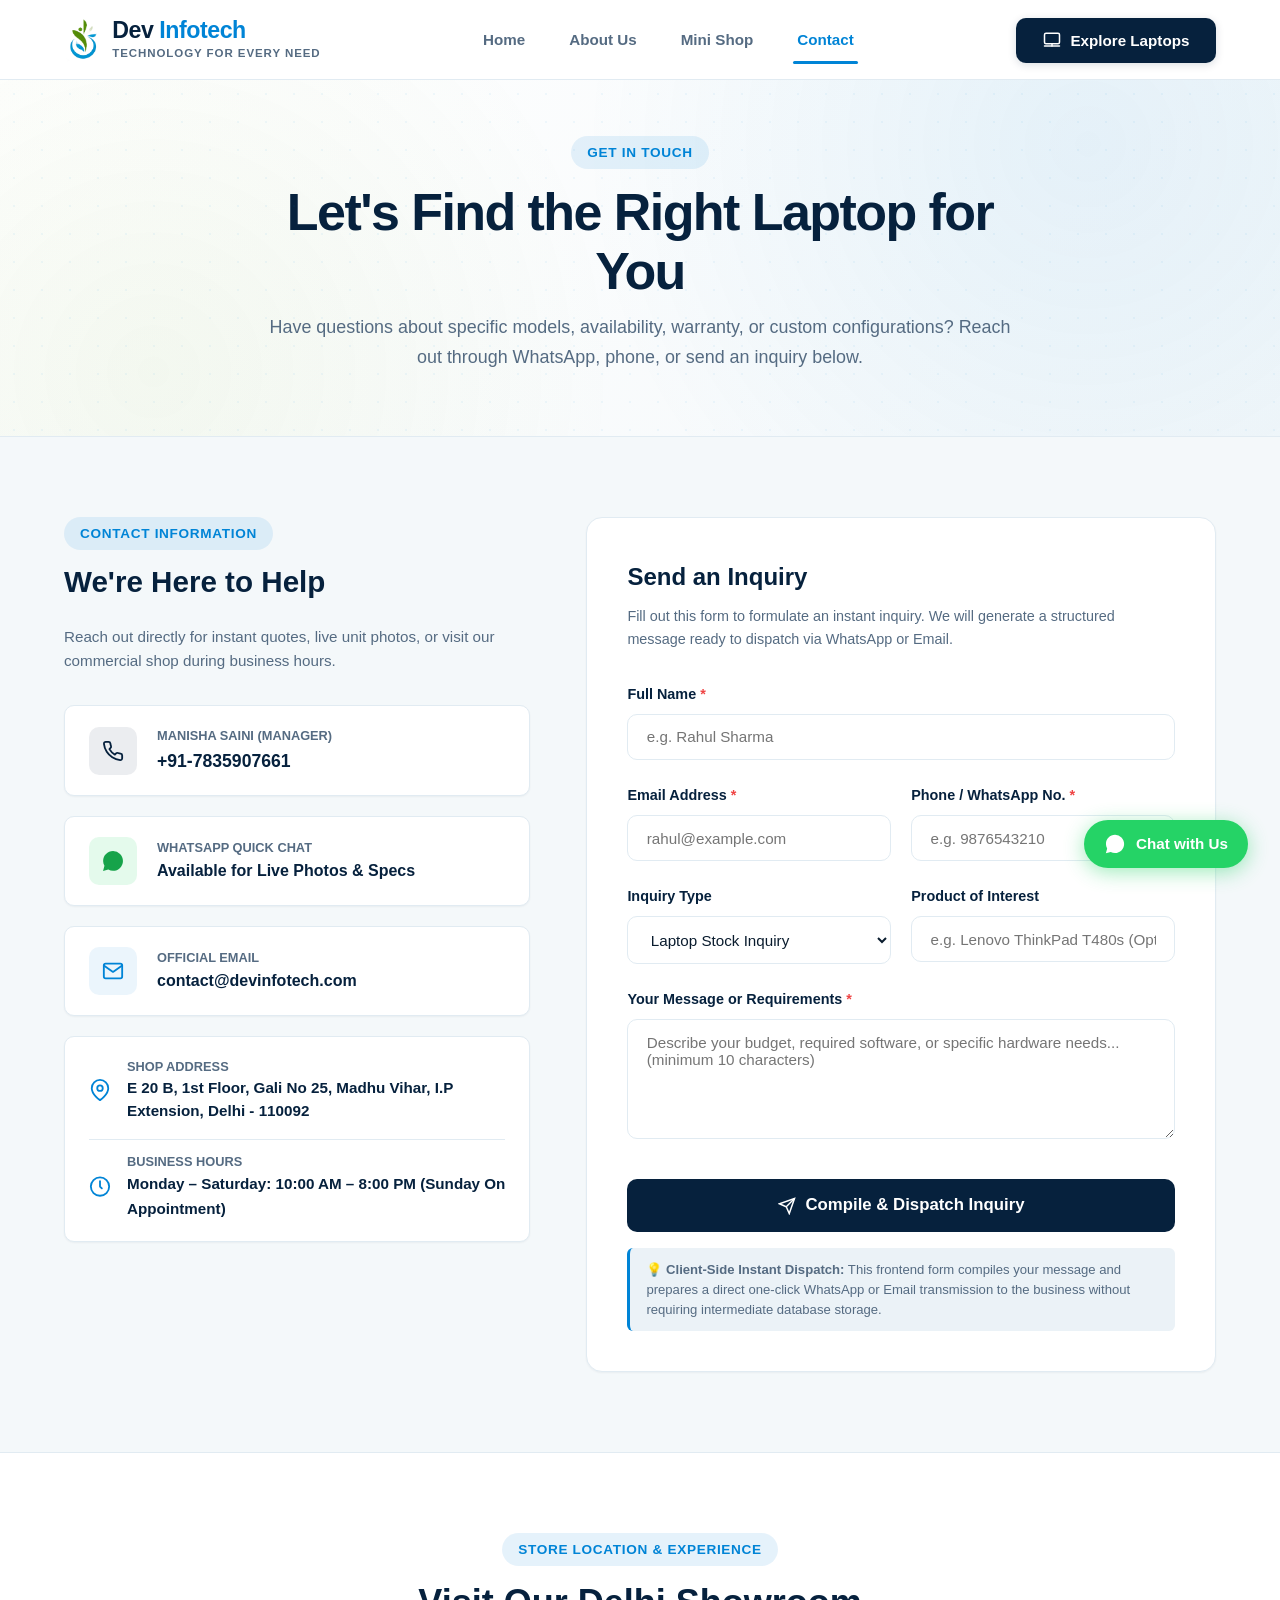
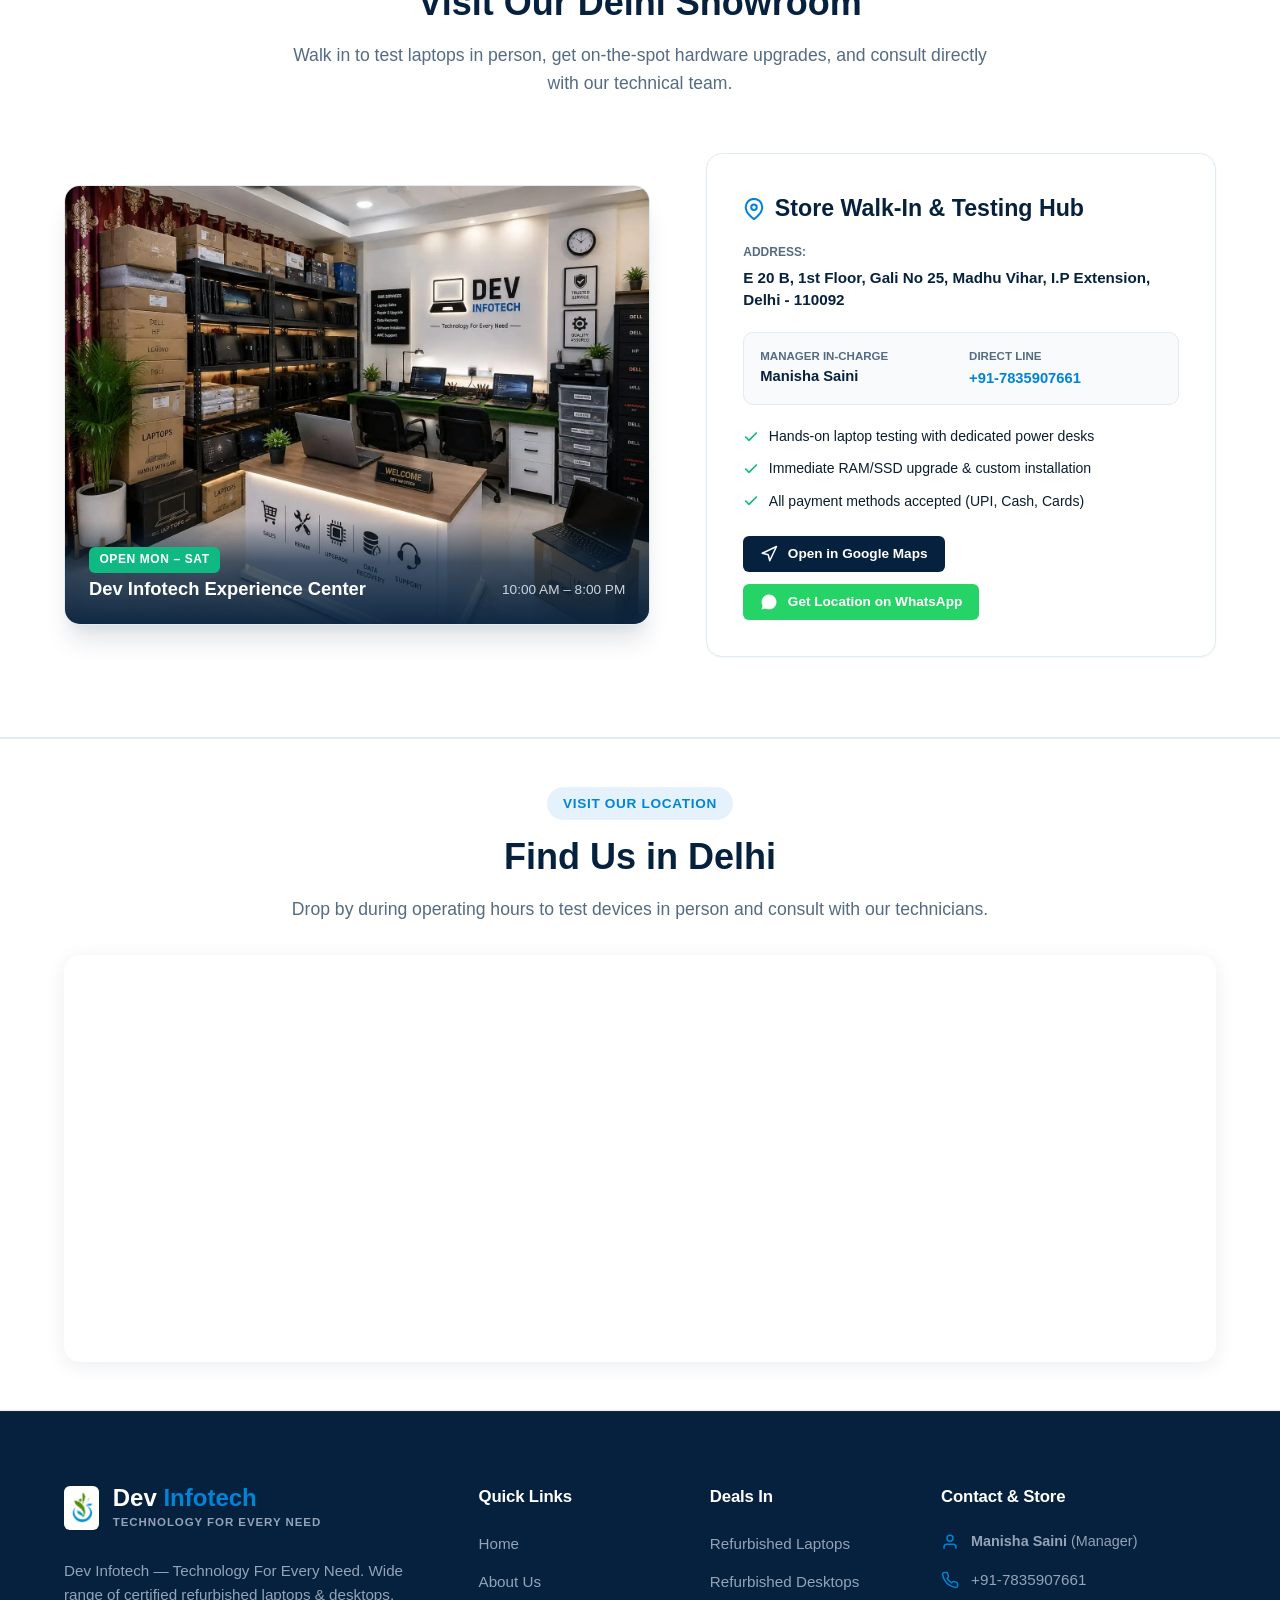
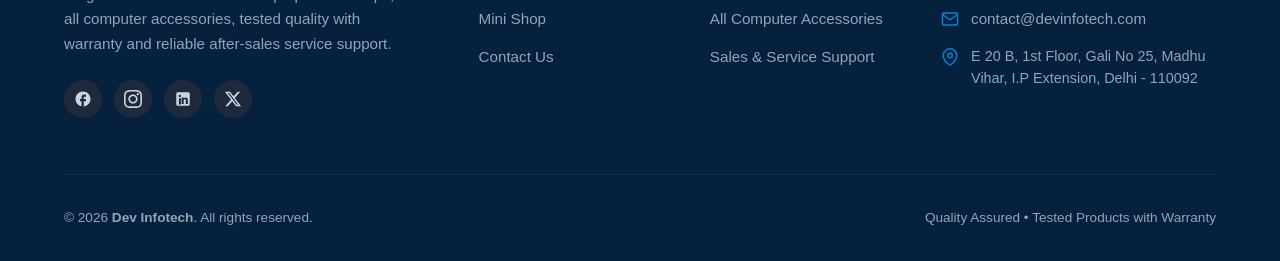
<file: contact.html>
<!DOCTYPE html>
<html lang="en">
<head>
  <meta charset="UTF-8">
  <meta name="viewport" content="width=device-width, initial-scale=1.0">
  <meta name="description" content="Contact Dev Infotech for inquiries about refurbished laptops & desktops, computer accessories, warranties, and sales & service.">
  <title>Contact Us - Dev Infotech | Technology For Every Need</title>

  <!-- Google Fonts -->
  <link rel="preconnect" href="https://fonts.googleapis.com">
  <link rel="preconnect" href="https://fonts.gstatic.com" crossorigin>
  <link href="https://fonts.googleapis.com/css2?family=Plus+Jakarta+Sans:wght@400;500;600;700;800&display=swap" rel="stylesheet">

  <!-- Core & Component Stylesheets -->
  <link rel="stylesheet" href="css/style.css">
  <link rel="stylesheet" href="css/components.css">
  <link rel="stylesheet" href="css/responsive.css">
</head>
<body>

  <!-- ==============================================================================
       HEADER / NAVIGATION
       ============================================================================== -->
  <header class="site-header">
    <div class="container header-container">
      <a href="index.html" class="brand-logo-link brand-logo-slot" aria-label="Home">
        <div class="brand-logo-combo">
          <img src="assets/images/logo.png" alt="Dev Infotech Logo" class="brand-logo-img">
          <div class="brand-text-wrapper">
            <span class="brand-name">Dev <span>Infotech</span></span>
            <span class="brand-tagline">Technology For Every Need</span>
          </div>
        </div>
      </a>

      <!-- Desktop Center Navigation & Mobile Drawer -->
      <nav class="main-nav" aria-label="Primary Navigation">
        <ul class="nav-list">
          <li>
            <a href="index.html" class="nav-link">
              <span class="nav-link-content">
                <span class="nav-icon">
                  <svg viewBox="0 0 24 24" width="18" height="18" fill="none" stroke="currentColor" stroke-width="2" stroke-linecap="round" stroke-linejoin="round"><path d="M3 9l9-7 9 7v11a2 2 0 0 1-2 2H5a2 2 0 0 1-2-2z"/><polyline points="9 22 9 12 15 12 15 22"/></svg>
                </span>
                <span>Home</span>
              </span>
              <span class="nav-arrow">
                <svg viewBox="0 0 24 24" width="16" height="16" fill="none" stroke="currentColor" stroke-width="2.5" stroke-linecap="round" stroke-linejoin="round"><polyline points="9 18 15 12 9 6"/></svg>
              </span>
            </a>
          </li>
          <li>
            <a href="about.html" class="nav-link">
              <span class="nav-link-content">
                <span class="nav-icon">
                  <svg viewBox="0 0 24 24" width="18" height="18" fill="none" stroke="currentColor" stroke-width="2" stroke-linecap="round" stroke-linejoin="round"><circle cx="12" cy="12" r="10"/><line x1="12" y1="16" x2="12" y2="12"/><line x1="12" y1="8" x2="12.01" y2="8"/></svg>
                </span>
                <span>About Us</span>
              </span>
              <span class="nav-arrow">
                <svg viewBox="0 0 24 24" width="16" height="16" fill="none" stroke="currentColor" stroke-width="2.5" stroke-linecap="round" stroke-linejoin="round"><polyline points="9 18 15 12 9 6"/></svg>
              </span>
            </a>
          </li>
          <li>
            <a href="shop.html" class="nav-link">
              <span class="nav-link-content">
                <span class="nav-icon">
                  <svg viewBox="0 0 24 24" width="18" height="18" fill="none" stroke="currentColor" stroke-width="2" stroke-linecap="round" stroke-linejoin="round"><rect x="2" y="3" width="20" height="14" rx="2"/><path d="M2 20h20"/><path d="M12 17v3"/></svg>
                </span>
                <span>Mini Shop</span>
              </span>
              <span class="nav-arrow">
                <svg viewBox="0 0 24 24" width="16" height="16" fill="none" stroke="currentColor" stroke-width="2.5" stroke-linecap="round" stroke-linejoin="round"><polyline points="9 18 15 12 9 6"/></svg>
              </span>
            </a>
          </li>
          <li>
            <a href="contact.html" class="nav-link active">
              <span class="nav-link-content">
                <span class="nav-icon">
                  <svg viewBox="0 0 24 24" width="18" height="18" fill="none" stroke="currentColor" stroke-width="2" stroke-linecap="round" stroke-linejoin="round"><path d="M21 11.5a8.38 8.38 0 0 1-.9 3.8 8.5 8.5 0 0 1-7.6 4.7 8.38 8.38 0 0 1-3.8-.9L3 21l1.9-5.7a8.38 8.38 0 0 1-.9-3.8 8.5 8.5 0 0 1 4.7-7.6 8.38 8.38 0 0 1 3.8-.9h.5a8.48 8.48 0 0 1 8 8v.5z"/></svg>
                </span>
                <span>Contact</span>
              </span>
              <span class="nav-arrow">
                <svg viewBox="0 0 24 24" width="16" height="16" fill="none" stroke="currentColor" stroke-width="2.5" stroke-linecap="round" stroke-linejoin="round"><polyline points="9 18 15 12 9 6"/></svg>
              </span>
            </a>
          </li>
        </ul>
        <div class="mobile-nav-cta">
          <a href="shop.html" class="btn btn-primary btn-block">
            <svg viewBox="0 0 24 24" width="18" height="18" fill="none" stroke="currentColor" stroke-width="2" stroke-linecap="round" stroke-linejoin="round"><rect x="2" y="3" width="20" height="14" rx="2"/><path d="M2 20h20"/><path d="M12 17v3"/></svg>
            Explore Laptops
          </a>
        </div>
      </nav>

      <!-- Header Right Actions: Explore Laptops + Modern Mobile Menu Button -->
      <div class="header-actions">
        <a href="shop.html" class="btn btn-primary btn-header-cta">
          <svg viewBox="0 0 24 24" width="18" height="18" fill="none" stroke="currentColor" stroke-width="2" stroke-linecap="round" stroke-linejoin="round"><rect x="2" y="3" width="20" height="14" rx="2"/><path d="M2 20h20"/><path d="M12 17v3"/></svg>
          <span>Explore Laptops</span>
        </a>
        <button class="mobile-nav-toggle" aria-label="Toggle navigation menu" aria-expanded="false">
          <svg class="menu-icon-svg" viewBox="0 0 24 24" width="22" height="22" fill="none" stroke="currentColor" stroke-width="2.2" stroke-linecap="round" stroke-linejoin="round">
            <line x1="3" y1="6" x2="21" y2="6"/>
            <line x1="3" y1="12" x2="15" y2="12"/>
            <line x1="3" y1="18" x2="21" y2="18"/>
          </svg>
        </button>
      </div>
    </div>
  </header>

  <main id="main-content">
    <!-- ==============================================================================
         CONTACT HERO
         ============================================================================== -->
    <section class="hero-section" style="padding: 3.5rem 0 4rem 0;">
      <div class="container" style="text-align: center; max-width: 800px; margin: 0 auto;">
        <span class="section-tag">Get in Touch</span>
        <h1 class="hero-title" style="margin-bottom: 0.75rem;">Let's Find the Right Laptop for You</h1>
        <p class="hero-description" style="margin-bottom: 0;">
          Have questions about specific models, availability, warranty, or custom configurations? Reach out through WhatsApp, phone, or send an inquiry below.
        </p>
      </div>
    </section>

    <!-- ==============================================================================
         CONTACT INFORMATION & INQUIRY FORM LAYOUT
         ============================================================================== -->
    <section class="section">
      <div class="container">
        <div class="contact-layout-grid" style="display: grid; grid-template-columns: 1fr 1.35fr; gap: 3.5rem; align-items: flex-start;">
          
          <!-- Contact Info Cards Column -->
          <div>
            <span class="section-tag">Contact Information</span>
            <h2 class="section-title" style="text-align: left; font-size: 1.85rem; margin-bottom: 1.5rem;">We're Here to Help</h2>
            <p style="color: var(--color-text-muted); font-size: 0.95rem; line-height: 1.6; margin-bottom: 2rem;">
              Reach out directly for instant quotes, live unit photos, or visit our commercial shop during business hours.
            </p>

            <div style="display: flex; flex-direction: column; gap: 1.25rem;">
              
              <!-- Direct Call Card -->
              <div style="background: #FFFFFF; border: 1px solid var(--color-border); border-radius: var(--radius-md); padding: 1.25rem 1.5rem; display: flex; align-items: center; gap: 1.25rem; box-shadow: var(--shadow-sm);">
                <div style="width: 48px; height: 48px; border-radius: var(--radius-md); background: rgba(6,33,61,0.08); color: var(--color-primary); display: flex; align-items: center; justify-content: center; flex-shrink: 0;">
                  <svg viewBox="0 0 24 24" width="22" height="22" fill="none" stroke="currentColor" stroke-width="2" stroke-linecap="round" stroke-linejoin="round"><path d="M22 16.92v3a2 2 0 0 1-2.18 2 19.79 19.79 0 0 1-8.63-3.07 19.5 19.5 0 0 1-6-6 19.79 19.79 0 0 1-3.07-8.67A2 2 0 0 1 4.11 2h3a2 2 0 0 1 2 1.72 12.84 12.84 0 0 0 .7 2.81 2 2 0 0 1-.45 2.11L8.09 9.91a16 16 0 0 0 6 6l1.27-1.27a2 2 0 0 1 2.11-.45 12.84 12.84 0 0 0 2.81.7A2 2 0 0 1 22 16.92z"/></svg>
                </div>
                <div>
                  <div style="font-size: 0.8rem; font-weight: 700; color: var(--color-text-muted); text-transform: uppercase;">Manisha Saini (Manager)</div>
                  <a href="tel:+917835907661" data-config="phone" style="font-size: 1.1rem; font-weight: 700; color: var(--color-primary);">+91-7835907661</a>
                </div>
              </div>

              <!-- WhatsApp Card -->
              <div style="background: #FFFFFF; border: 1px solid var(--color-border); border-radius: var(--radius-md); padding: 1.25rem 1.5rem; display: flex; align-items: center; gap: 1.25rem; box-shadow: var(--shadow-sm);">
                <div style="width: 48px; height: 48px; border-radius: var(--radius-md); background: rgba(37,211,102,0.12); color: #16A34A; display: flex; align-items: center; justify-content: center; flex-shrink: 0;">
                  <svg viewBox="0 0 24 24" width="24" height="24" fill="currentColor"><path d="M12.04 2c-5.46 0-9.91 4.45-9.91 9.91 0 1.75.46 3.45 1.32 4.95L2.05 22l5.25-1.38c1.45.79 3.08 1.21 4.74 1.21 5.46 0 9.91-4.45 9.91-9.91 0-2.65-1.03-5.14-2.9-7.01A9.816 9.816 0 0 0 12.04 2z"/></svg>
                </div>
                <div>
                  <div style="font-size: 0.8rem; font-weight: 700; color: var(--color-text-muted); text-transform: uppercase;">WhatsApp Quick Chat</div>
                  <div style="font-size: 1rem; font-weight: 700; color: var(--color-primary);">Available for Live Photos & Specs</div>
                </div>
              </div>

              <!-- Email Card -->
              <div style="background: #FFFFFF; border: 1px solid var(--color-border); border-radius: var(--radius-md); padding: 1.25rem 1.5rem; display: flex; align-items: center; gap: 1.25rem; box-shadow: var(--shadow-sm);">
                <div style="width: 48px; height: 48px; border-radius: var(--radius-md); background: rgba(0,132,214,0.08); color: var(--color-secondary); display: flex; align-items: center; justify-content: center; flex-shrink: 0;">
                  <svg viewBox="0 0 24 24" width="22" height="22" fill="none" stroke="currentColor" stroke-width="2" stroke-linecap="round" stroke-linejoin="round"><path d="M4 4h16c1.1 0 2 .9 2 2v12c0 1.1-.9 2-2 2H4c-1.1 0-2-.9-2-2V6c0-1.1.9-2 2-2z"/><polyline points="22,6 12,13 2,6"/></svg>
                </div>
                <div>
                  <div style="font-size: 0.8rem; font-weight: 700; color: var(--color-text-muted); text-transform: uppercase;">Official Email</div>
                  <a href="mailto:contact@devinfotech.com" data-config="email" style="font-size: 1rem; font-weight: 700; color: var(--color-primary);">contact@devinfotech.com</a>
                </div>
              </div>

              <!-- Address & Hours Card -->
              <div style="background: #FFFFFF; border: 1px solid var(--color-border); border-radius: var(--radius-md); padding: 1.25rem 1.5rem; box-shadow: var(--shadow-sm);">
                <div style="display: flex; gap: 1rem; margin-bottom: 1rem;">
                  <svg viewBox="0 0 24 24" width="22" height="22" fill="none" stroke="currentColor" stroke-width="2" stroke-linecap="round" stroke-linejoin="round" style="color: var(--color-secondary); flex-shrink: 0;"><path d="M21 10c0 7-9 13-9 13s-9-6-9-13a9 9 0 0 1 18 0z"/><circle cx="12" cy="10" r="3"/></svg>
                  <div>
                    <div style="font-size: 0.8rem; font-weight: 700; color: var(--color-text-muted); text-transform: uppercase;">Shop Address</div>
                    <div data-config="address" style="font-size: 0.95rem; font-weight: 600; color: var(--color-primary); line-height: 1.5;">E 20 B, 1st Floor, Gali No 25, Madhu Vihar, I.P Extension, Delhi - 110092</div>
                  </div>
                </div>

                <div style="display: flex; gap: 1rem; padding-top: 0.75rem; border-top: 1px solid var(--color-border);">
                  <svg viewBox="0 0 24 24" width="22" height="22" fill="none" stroke="currentColor" stroke-width="2" stroke-linecap="round" stroke-linejoin="round" style="color: var(--color-secondary); flex-shrink: 0;"><circle cx="12" cy="12" r="10"/><polyline points="12 6 12 12 14 14"/></svg>
                  <div>
                    <div style="font-size: 0.8rem; font-weight: 700; color: var(--color-text-muted); text-transform: uppercase;">Business Hours</div>
                    <div data-config="operatingHours" style="font-size: 0.95rem; font-weight: 600; color: var(--color-primary);">Monday – Saturday: 10:00 AM – 8:00 PM</div>
                  </div>
                </div>
              </div>

            </div>
          </div>

          <!-- Contact / Inquiry Form Column -->
          <div style="background: #FFFFFF; border: 1px solid var(--color-border); border-radius: var(--radius-lg); padding: 2.5rem; box-shadow: var(--shadow-sm);">
            <h3 style="font-size: 1.5rem; font-weight: 800; color: var(--color-primary); margin-bottom: 0.5rem;">Send an Inquiry</h3>
            <p style="font-size: 0.9rem; color: var(--color-text-muted); margin-bottom: 2rem;">
              Fill out this form to formulate an instant inquiry. We will generate a structured message ready to dispatch via WhatsApp or Email.
            </p>

            <form id="contact-form" novalidate>
              
              <div class="form-group">
                <label for="contact-name" class="form-label">Full Name <span class="required">*</span></label>
                <input type="text" id="contact-name" class="form-control" placeholder="e.g. Rahul Sharma" required>
                <div class="form-error-msg">Please provide your full name.</div>
              </div>

              <div class="form-row-2col">
                <div class="form-group">
                  <label for="contact-email" class="form-label">Email Address <span class="required">*</span></label>
                  <input type="email" id="contact-email" class="form-control" placeholder="rahul@example.com" required>
                  <div class="form-error-msg">Please provide a valid email address.</div>
                </div>

                <div class="form-group">
                  <label for="contact-phone" class="form-label">Phone / WhatsApp No. <span class="required">*</span></label>
                  <input type="tel" id="contact-phone" class="form-control" placeholder="e.g. 9876543210" required>
                  <div class="form-error-msg">Please provide a 10-digit phone number.</div>
                </div>
              </div>

              <div class="form-row-2col">
                <div class="form-group">
                  <label for="contact-inquiry-type" class="form-label">Inquiry Type</label>
                  <select id="contact-inquiry-type" class="form-control">
                    <option value="product-inquiry">Laptop Stock Inquiry</option>
                    <option value="custom-upgrade">Custom Upgrade (RAM/SSD)</option>
                    <option value="bulk-order">Corporate / Bulk Purchase</option>
                    <option value="software-license">Software License Inquiry</option>
                    <option value="warranty-support">Warranty / After-Sales Support</option>
                    <option value="general">General Question</option>
                  </select>
                </div>

                <div class="form-group">
                  <label for="contact-product" class="form-label">Product of Interest</label>
                  <input type="text" id="contact-product" class="form-control" placeholder="e.g. Lenovo ThinkPad T480s (Optional)">
                </div>
              </div>

              <div class="form-group">
                <label for="contact-message" class="form-label">Your Message or Requirements <span class="required">*</span></label>
                <textarea id="contact-message" class="form-control" placeholder="Describe your budget, required software, or specific hardware needs... (minimum 10 characters)" required></textarea>
                <div class="form-error-msg">Please write at least 10 characters describing your inquiry.</div>
              </div>

              <button type="submit" class="btn btn-primary btn-lg btn-block" style="margin-top: 0.5rem;">
                <svg viewBox="0 0 24 24" fill="none" stroke="currentColor" stroke-width="2"><line x1="22" y1="2" x2="11" y2="13"/><polygon points="22 2 15 22 11 13 2 9 22 2"/></svg>
                Compile & Dispatch Inquiry
              </button>

              <div class="form-disclaimer">
                <strong>💡 Client-Side Instant Dispatch:</strong> This frontend form compiles your message and prepares a direct one-click WhatsApp or Email transmission to the business without requiring intermediate database storage.
              </div>
            </form>
          </div>

        </div>
      </div>
    </section>

    <!-- ==============================================================================
         OUR SHOWROOM & EXPERIENCE CENTER
         ============================================================================== -->
    <section class="section section-alt">
      <div class="container">
        <div class="section-header">
          <span class="section-tag">Store Location & Experience</span>
          <h2 class="section-title">Visit Our Delhi Showroom</h2>
          <p class="section-subtitle">Walk in to test laptops in person, get on-the-spot hardware upgrades, and consult directly with our technical team.</p>
        </div>

        <div class="showroom-feature-grid">
          <div class="showroom-image-box">
            <img src="assets/images/Showroom.webp" alt="Dev Infotech Showroom at Madhu Vihar Delhi" class="showroom-img" width="700" height="480" loading="lazy">
            <div class="showroom-img-overlay">
              <div>
                <span style="display: inline-block; background: #10B981; color: #FFFFFF; font-size: 0.75rem; font-weight: 700; padding: 0.2rem 0.65rem; border-radius: var(--radius-sm); text-transform: uppercase; margin-bottom: 0.35rem; letter-spacing: 0.05em;">Open Mon – Sat</span>
                <div style="font-weight: 700; font-size: 1.15rem; line-height: 1.2;">Dev Infotech Experience Center</div>
              </div>
              <span style="font-size: 0.85rem; color: #CBD5E1; font-weight: 500;">10:00 AM – 8:00 PM</span>
            </div>
          </div>

          <div>
            <div style="background: #FFFFFF; border: 1px solid var(--color-border); border-radius: var(--radius-lg); padding: 2.25rem; box-shadow: var(--shadow-sm);">
              <h3 style="font-size: 1.45rem; font-weight: 800; color: var(--color-primary); margin-bottom: 1rem; display: flex; align-items: center; gap: 0.6rem;">
                <svg viewBox="0 0 24 24" width="22" height="22" fill="none" stroke="var(--color-secondary)" stroke-width="2.2" stroke-linecap="round" stroke-linejoin="round"><path d="M21 10c0 7-9 13-9 13s-9-6-9-13a9 9 0 0 1 18 0z"/><circle cx="12" cy="10" r="3"/></svg>
                <span>Store Walk-In & Testing Hub</span>
              </h3>

              <div style="margin-bottom: 1.25rem;">
                <div style="font-size: 0.75rem; font-weight: 700; color: var(--color-text-muted); text-transform: uppercase; margin-bottom: 0.25rem;">Address:</div>
                <p style="font-size: 0.95rem; font-weight: 600; color: var(--color-dark); line-height: 1.5; margin: 0;">
                  E 20 B, 1st Floor, Gali No 25, Madhu Vihar, I.P Extension, Delhi - 110092
                </p>
              </div>

              <div style="display: grid; grid-template-columns: 1fr 1fr; gap: 1rem; margin-bottom: 1.25rem; padding: 0.85rem 1rem; background: #F8FAFC; border-radius: var(--radius-md); border: 1px solid var(--color-border);">
                <div>
                  <div style="font-size: 0.72rem; font-weight: 700; color: var(--color-text-muted); text-transform: uppercase;">Manager In-Charge</div>
                  <div style="font-size: 0.92rem; font-weight: 700; color: var(--color-primary);">Manisha Saini</div>
                </div>
                <div>
                  <div style="font-size: 0.72rem; font-weight: 700; color: var(--color-text-muted); text-transform: uppercase;">Direct Line</div>
                  <a href="tel:+917835907661" style="font-size: 0.92rem; font-weight: 700; color: var(--color-secondary);">+91-7835907661</a>
                </div>
              </div>

              <ul style="list-style: none; padding: 0; margin: 0 0 1.5rem 0; display: flex; flex-direction: column; gap: 0.6rem;">
                <li style="display: flex; align-items: center; gap: 0.6rem; font-size: 0.88rem; color: var(--color-text);">
                  <svg viewBox="0 0 24 24" width="16" height="16" fill="none" stroke="#10B981" stroke-width="2.5" stroke-linecap="round" stroke-linejoin="round"><polyline points="20 6 9 17 4 12"/></svg>
                  <span>Hands-on laptop testing with dedicated power desks</span>
                </li>
                <li style="display: flex; align-items: center; gap: 0.6rem; font-size: 0.88rem; color: var(--color-text);">
                  <svg viewBox="0 0 24 24" width="16" height="16" fill="none" stroke="#10B981" stroke-width="2.5" stroke-linecap="round" stroke-linejoin="round"><polyline points="20 6 9 17 4 12"/></svg>
                  <span>Immediate RAM/SSD upgrade & custom installation</span>
                </li>
                <li style="display: flex; align-items: center; gap: 0.6rem; font-size: 0.88rem; color: var(--color-text);">
                  <svg viewBox="0 0 24 24" width="16" height="16" fill="none" stroke="#10B981" stroke-width="2.5" stroke-linecap="round" stroke-linejoin="round"><polyline points="20 6 9 17 4 12"/></svg>
                  <span>All payment methods accepted (UPI, Cash, Cards)</span>
                </li>
              </ul>

              <div style="display: flex; gap: 0.75rem; flex-wrap: wrap;">
                <a href="https://maps.google.com/?q=Madhu+Vihar+IP+Extension+Delhi+110092" target="_blank" rel="noopener noreferrer" class="btn btn-primary btn-sm">
                  <svg viewBox="0 0 24 24" width="16" height="16" fill="none" stroke="currentColor" stroke-width="2" stroke-linecap="round" stroke-linejoin="round"><polygon points="3 11 22 2 13 21 11 13 3 11"/></svg>
                  <span>Open in Google Maps</span>
                </a>
                <a href="https://wa.me/917835907661?text=Hi!%20I%20am%20coming%20to%20your%20showroom%20at%20Madhu%20Vihar,%20Delhi.%20Please%20share%20location%20pin." target="_blank" rel="noopener noreferrer" class="btn btn-whatsapp btn-sm">
                  <svg viewBox="0 0 24 24" width="16" height="16" fill="currentColor"><path d="M12.04 2c-5.46 0-9.91 4.45-9.91 9.91 0 1.75.46 3.45 1.32 4.95L2.05 22l5.25-1.38c1.45.79 3.08 1.21 4.74 1.21 5.46 0 9.91-4.45 9.91-9.91 0-2.65-1.03-5.14-2.9-7.01A9.816 9.816 0 0 0 12.04 2z"/></svg>
                  <span>Get Location on WhatsApp</span>
                </a>
              </div>
            </div>
          </div>
        </div>
      </div>
    </section>

    <!-- ==============================================================================
         MAP SECTION (Configurable via SITE_CONFIG.features.showGoogleMap)
         ============================================================================== -->
    <section class="section section-alt" id="contact-map-section" style="padding: 3rem 0;">
      <div class="container">
        <div class="section-header" style="margin-bottom: 2rem;">
          <span class="section-tag">Visit Our Location</span>
          <h2 class="section-title">Find Us in Delhi</h2>
          <p class="section-subtitle">Drop by during operating hours to test devices in person and consult with our technicians.</p>
        </div>

        <div id="map-embed-container" style="box-shadow: var(--shadow-card); border-radius: var(--radius-lg); overflow: hidden;">
          <!-- Map Iframe dynamically injected by js/contact.js from SITE_CONFIG -->
        </div>
      </div>
    </section>
  </main>

  <!-- ==============================================================================
       FOOTER
       ============================================================================== -->
  <footer class="site-footer">
    <div class="container">
      <div class="footer-grid">
        <div class="footer-brand">
          <div class="footer-brand-logo-combo brand-logo-slot">
            <img src="assets/images/logo.png" alt="Dev Infotech Logo" class="footer-logo-img">
            <div class="brand-text-wrapper">
              <span class="footer-brand-name">Dev <span>Infotech</span></span>
              <span class="brand-tagline" style="color: #94A3B8;">Technology For Every Need</span>
            </div>
          </div>
          <p class="footer-desc" data-config="footerDescription">
            Dev Infotech — Technology For Every Need. Wide range of certified refurbished laptops & desktops, computer accessories, tested quality with warranty and reliable after-sales service support.
          </p>
          <div class="footer-social-links"></div>
        </div>

        <div>
          <h4 class="footer-col-title">Quick Links</h4>
          <ul class="footer-links">
            <li class="footer-link-item"><a href="index.html" class="footer-link">Home</a></li>
            <li class="footer-link-item"><a href="about.html" class="footer-link">About Us</a></li>
            <li class="footer-link-item"><a href="shop.html" class="footer-link">Mini Shop</a></li>
            <li class="footer-link-item"><a href="contact.html" class="footer-link">Contact Us</a></li>
          </ul>
        </div>

        <div>
          <h4 class="footer-col-title">Deals In</h4>
          <ul class="footer-links">
            <li class="footer-link-item"><a href="shop.html?category=laptop" class="footer-link">Refurbished Laptops</a></li>
            <li class="footer-link-item"><a href="shop.html?category=laptop" class="footer-link">Refurbished Desktops</a></li>
            <li class="footer-link-item"><a href="shop.html" class="footer-link">All Computer Accessories</a></li>
            <li class="footer-link-item"><a href="contact.html" class="footer-link">Sales & Service Support</a></li>
          </ul>
        </div>

        <div>
          <h4 class="footer-col-title">Contact & Store</h4>
          <ul class="footer-contact-list">
            <li class="footer-contact-item">
              <svg viewBox="0 0 24 24" fill="none" stroke="currentColor" stroke-width="2"><path d="M20 21v-2a4 4 0 0 0-4-4H8a4 4 0 0 0-4 4v2"/><circle cx="12" cy="7" r="4"/></svg>
              <span><strong>Manisha Saini</strong> (Manager)</span>
            </li>
            <li class="footer-contact-item">
              <svg viewBox="0 0 24 24" fill="none" stroke="currentColor" stroke-width="2"><path d="M22 16.92v3a2 2 0 0 1-2.18 2 19.79 19.79 0 0 1-8.63-3.07 19.5 19.5 0 0 1-6-6 19.79 19.79 0 0 1-3.07-8.67A2 2 0 0 1 4.11 2h3a2 2 0 0 1 2 1.72 12.84 12.84 0 0 0 .7 2.81 2 2 0 0 1-.45 2.11L8.09 9.91a16 16 0 0 0 6 6l1.27-1.27a2 2 0 0 1 2.11-.45 12.84 12.84 0 0 0 2.81.7A2 2 0 0 1 22 16.92z"/></svg>
              <a href="tel:+917835907661" data-config="phone" class="footer-link">+91-7835907661</a>
            </li>
            <li class="footer-contact-item">
              <svg viewBox="0 0 24 24" fill="none" stroke="currentColor" stroke-width="2"><path d="M4 4h16c1.1 0 2 .9 2 2v12c0 1.1-.9 2-2 2H4c-1.1 0-2-.9-2-2V6c0-1.1.9-2 2-2z"/><polyline points="22,6 12,13 2,6"/></svg>
              <a href="mailto:contact@devinfotech.com" data-config="email" class="footer-link">contact@devinfotech.com</a>
            </li>
            <li class="footer-contact-item">
              <svg viewBox="0 0 24 24" fill="none" stroke="currentColor" stroke-width="2"><path d="M21 10c0 7-9 13-9 13s-9-6-9-13a9 9 0 0 1 18 0z"/><circle cx="12" cy="10" r="3"/></svg>
              <span data-config="address">E 20 B, 1st Floor, Gali No 25, Madhu Vihar, I.P Extension, Delhi - 110092</span>
            </li>
          </ul>
        </div>
      </div>

      <div class="footer-bottom">
        <p data-config="copyright">&copy; 2026 <strong>Dev Infotech</strong>. All rights reserved.</p>
        <p>Quality Assured • Tested Products with Warranty</p>
      </div>
    </div>
  </footer>

  <!-- Scripts -->
  <script src="js/config.js"></script>
  <script src="js/products.js"></script>
  <script src="js/main.js"></script>
  <script src="js/contact.js"></script>
</body>
</html>
</file>
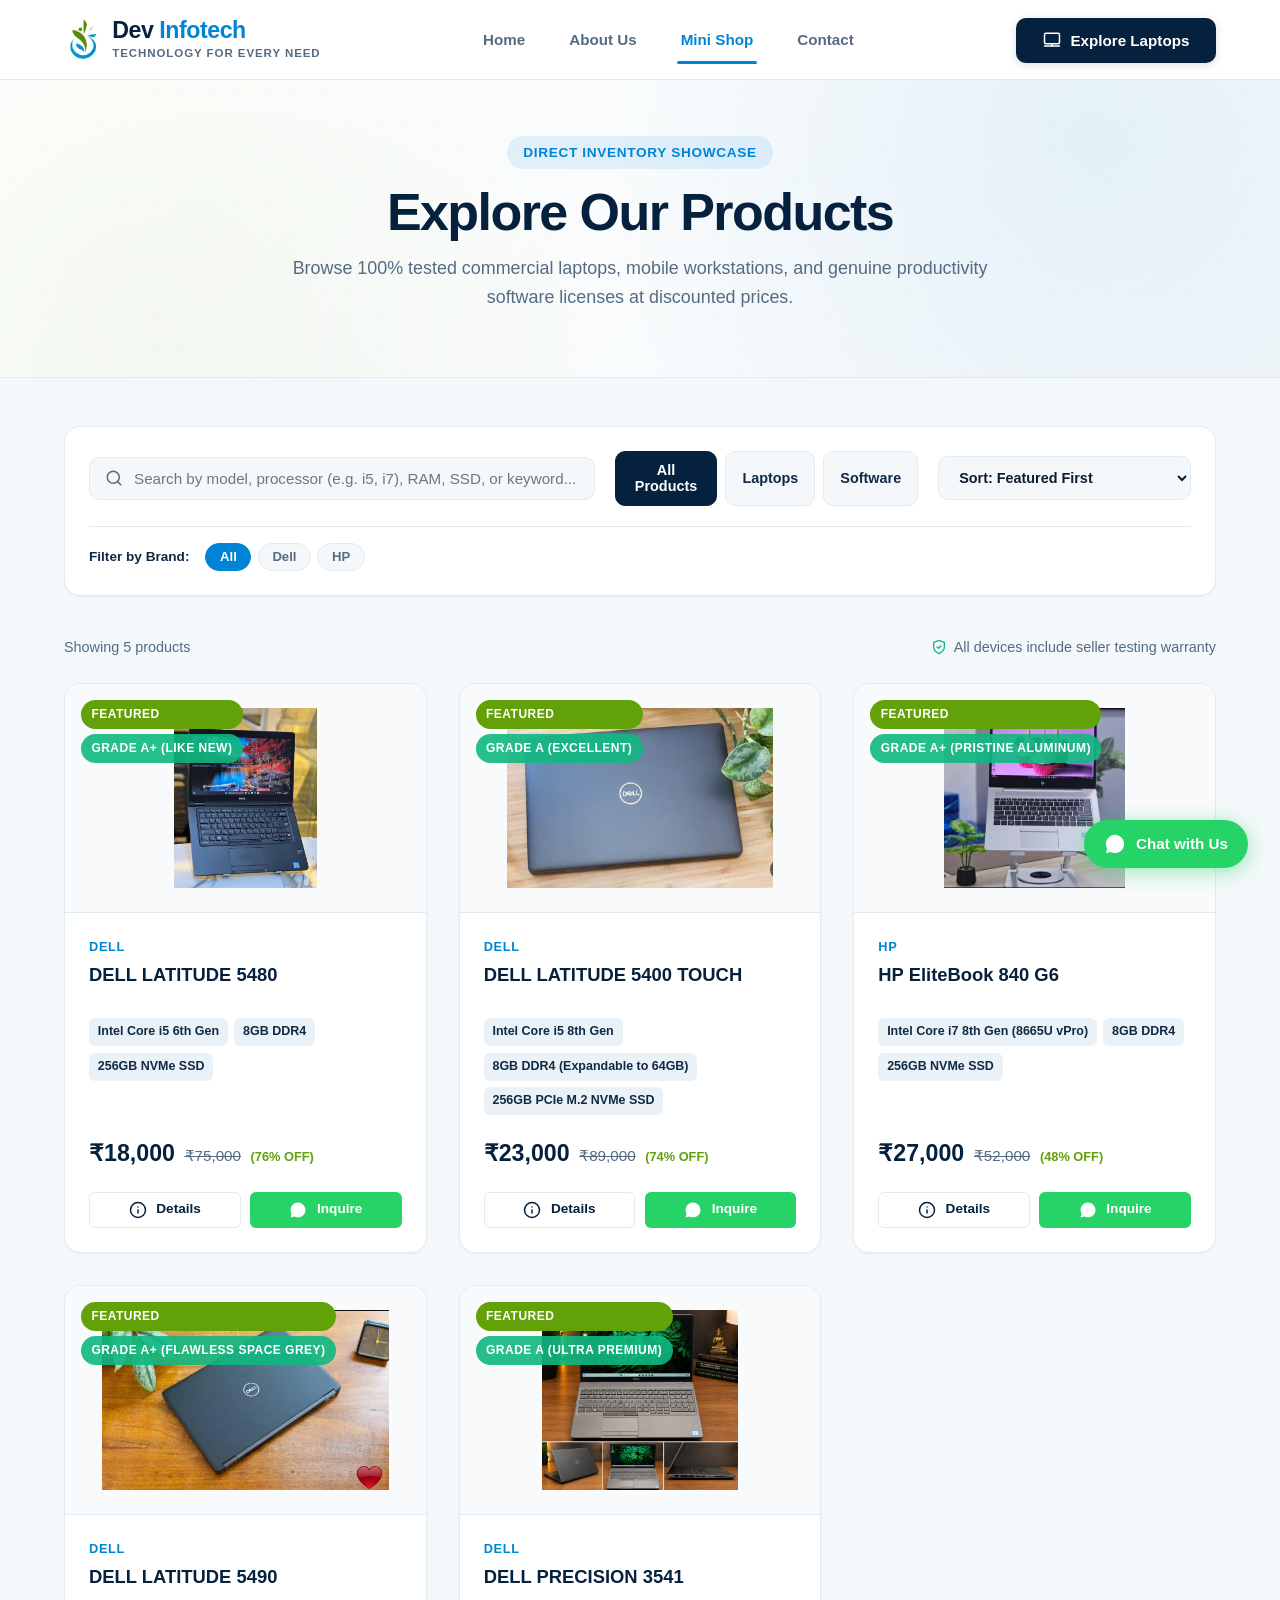
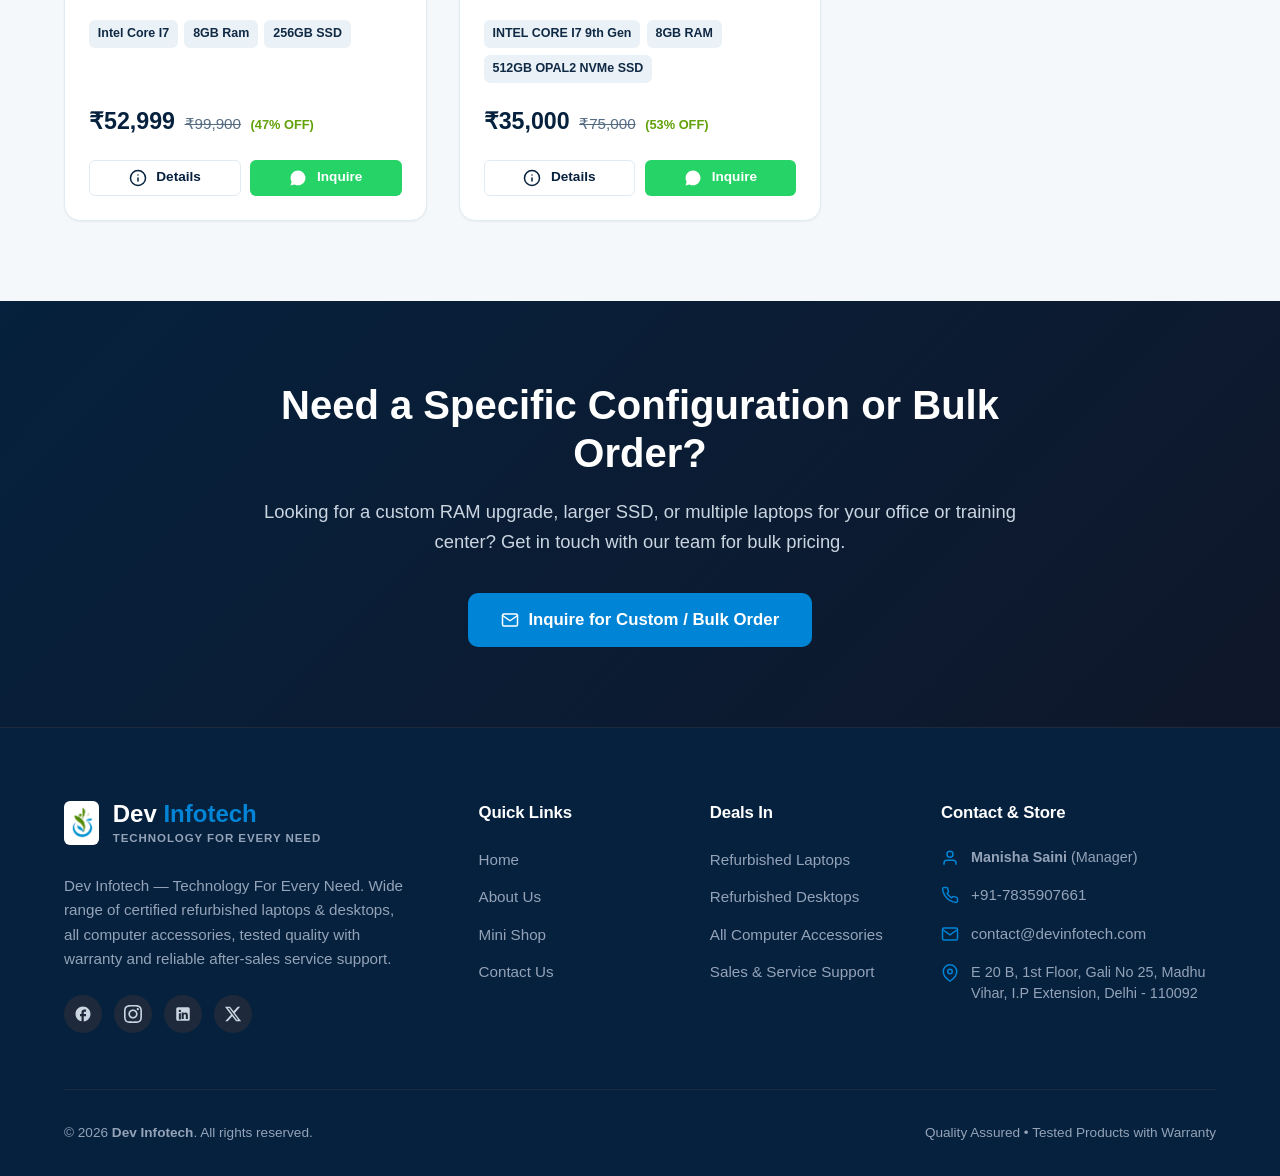
<file: shop.html>
<!DOCTYPE html>
<html lang="en">
<head>
  <meta charset="UTF-8">
  <meta name="viewport" content="width=device-width, initial-scale=1.0">
  <meta name="description" content="Explore our inventory of certified refurbished enterprise laptops, desktops, and computer accessories from Dell, HP, Apple, Acer & Lenovo.">
  <title>Mini Shop - Dev Infotech | Certified Refurbished Laptops & Desktops</title>

  <!-- Google Fonts -->
  <link rel="preconnect" href="https://fonts.googleapis.com">
  <link rel="preconnect" href="https://fonts.gstatic.com" crossorigin>
  <link href="https://fonts.googleapis.com/css2?family=Plus+Jakarta+Sans:wght@400;500;600;700;800&display=swap" rel="stylesheet">

  <!-- Core & Component Stylesheets -->
  <link rel="stylesheet" href="css/style.css">
  <link rel="stylesheet" href="css/components.css">
  <link rel="stylesheet" href="css/responsive.css">
</head>
<body>

  <!-- ==============================================================================
       HEADER / NAVIGATION
       ============================================================================== -->
  <header class="site-header">
    <div class="container header-container">
      <a href="index.html" class="brand-logo-link brand-logo-slot" aria-label="Home">
        <div class="brand-logo-combo">
          <img src="assets/images/logo.png" alt="Dev Infotech Logo" class="brand-logo-img">
          <div class="brand-text-wrapper">
            <span class="brand-name">Dev <span>Infotech</span></span>
            <span class="brand-tagline">Technology For Every Need</span>
          </div>
        </div>
      </a>

      <!-- Desktop Center Navigation & Mobile Drawer -->
      <nav class="main-nav" aria-label="Primary Navigation">
        <ul class="nav-list">
          <li>
            <a href="index.html" class="nav-link">
              <span class="nav-link-content">
                <span class="nav-icon">
                  <svg viewBox="0 0 24 24" width="18" height="18" fill="none" stroke="currentColor" stroke-width="2" stroke-linecap="round" stroke-linejoin="round"><path d="M3 9l9-7 9 7v11a2 2 0 0 1-2 2H5a2 2 0 0 1-2-2z"/><polyline points="9 22 9 12 15 12 15 22"/></svg>
                </span>
                <span>Home</span>
              </span>
              <span class="nav-arrow">
                <svg viewBox="0 0 24 24" width="16" height="16" fill="none" stroke="currentColor" stroke-width="2.5" stroke-linecap="round" stroke-linejoin="round"><polyline points="9 18 15 12 9 6"/></svg>
              </span>
            </a>
          </li>
          <li>
            <a href="about.html" class="nav-link">
              <span class="nav-link-content">
                <span class="nav-icon">
                  <svg viewBox="0 0 24 24" width="18" height="18" fill="none" stroke="currentColor" stroke-width="2" stroke-linecap="round" stroke-linejoin="round"><circle cx="12" cy="12" r="10"/><line x1="12" y1="16" x2="12" y2="12"/><line x1="12" y1="8" x2="12.01" y2="8"/></svg>
                </span>
                <span>About Us</span>
              </span>
              <span class="nav-arrow">
                <svg viewBox="0 0 24 24" width="16" height="16" fill="none" stroke="currentColor" stroke-width="2.5" stroke-linecap="round" stroke-linejoin="round"><polyline points="9 18 15 12 9 6"/></svg>
              </span>
            </a>
          </li>
          <li>
            <a href="shop.html" class="nav-link active">
              <span class="nav-link-content">
                <span class="nav-icon">
                  <svg viewBox="0 0 24 24" width="18" height="18" fill="none" stroke="currentColor" stroke-width="2" stroke-linecap="round" stroke-linejoin="round"><rect x="2" y="3" width="20" height="14" rx="2"/><path d="M2 20h20"/><path d="M12 17v3"/></svg>
                </span>
                <span>Mini Shop</span>
              </span>
              <span class="nav-arrow">
                <svg viewBox="0 0 24 24" width="16" height="16" fill="none" stroke="currentColor" stroke-width="2.5" stroke-linecap="round" stroke-linejoin="round"><polyline points="9 18 15 12 9 6"/></svg>
              </span>
            </a>
          </li>
          <li>
            <a href="contact.html" class="nav-link">
              <span class="nav-link-content">
                <span class="nav-icon">
                  <svg viewBox="0 0 24 24" width="18" height="18" fill="none" stroke="currentColor" stroke-width="2" stroke-linecap="round" stroke-linejoin="round"><path d="M21 11.5a8.38 8.38 0 0 1-.9 3.8 8.5 8.5 0 0 1-7.6 4.7 8.38 8.38 0 0 1-3.8-.9L3 21l1.9-5.7a8.38 8.38 0 0 1-.9-3.8 8.5 8.5 0 0 1 4.7-7.6 8.38 8.38 0 0 1 3.8-.9h.5a8.48 8.48 0 0 1 8 8v.5z"/></svg>
                </span>
                <span>Contact</span>
              </span>
              <span class="nav-arrow">
                <svg viewBox="0 0 24 24" width="16" height="16" fill="none" stroke="currentColor" stroke-width="2.5" stroke-linecap="round" stroke-linejoin="round"><polyline points="9 18 15 12 9 6"/></svg>
              </span>
            </a>
          </li>
        </ul>
        <div class="mobile-nav-cta">
          <a href="shop.html" class="btn btn-primary btn-block">
            <svg viewBox="0 0 24 24" width="18" height="18" fill="none" stroke="currentColor" stroke-width="2" stroke-linecap="round" stroke-linejoin="round"><rect x="2" y="3" width="20" height="14" rx="2"/><path d="M2 20h20"/><path d="M12 17v3"/></svg>
            Explore Laptops
          </a>
        </div>
      </nav>

      <!-- Header Right Actions: Explore Laptops + Modern Mobile Menu Button -->
      <div class="header-actions">
        <a href="shop.html" class="btn btn-primary btn-header-cta">
          <svg viewBox="0 0 24 24" width="18" height="18" fill="none" stroke="currentColor" stroke-width="2" stroke-linecap="round" stroke-linejoin="round"><rect x="2" y="3" width="20" height="14" rx="2"/><path d="M2 20h20"/><path d="M12 17v3"/></svg>
          <span>Explore Laptops</span>
        </a>
        <button class="mobile-nav-toggle" aria-label="Toggle navigation menu" aria-expanded="false">
          <svg class="menu-icon-svg" viewBox="0 0 24 24" width="22" height="22" fill="none" stroke="currentColor" stroke-width="2.2" stroke-linecap="round" stroke-linejoin="round">
            <line x1="3" y1="6" x2="21" y2="6"/>
            <line x1="3" y1="12" x2="15" y2="12"/>
            <line x1="3" y1="18" x2="21" y2="18"/>
          </svg>
        </button>
      </div>
    </div>
  </header>

  <main id="main-content">
    <!-- ==============================================================================
         SHOP HEADER
         ============================================================================== -->
    <section class="hero-section" style="padding: 3.5rem 0 4rem 0;">
      <div class="container" style="text-align: center; max-width: 800px; margin: 0 auto;">
        <span class="section-tag">Direct Inventory Showcase</span>
        <h1 class="hero-title" style="margin-bottom: 0.75rem;">Explore Our Products</h1>
        <p class="hero-description" style="margin-bottom: 0;">
          Browse 100% tested commercial laptops, mobile workstations, and genuine productivity software licenses at discounted prices.
        </p>
      </div>
    </section>

    <!-- ==============================================================================
         CATALOG CONTROLS & PRODUCT GRID
         ============================================================================== -->
    <section class="section" style="padding-top: 3rem;">
      <div class="container">
        
        <!-- Controls & Filters Bar -->
        <div class="shop-controls-bar">
          <div class="shop-controls-grid">
            
            <!-- Live Search Bar -->
            <div class="search-input-wrapper">
              <svg class="search-input-icon" viewBox="0 0 24 24" width="18" height="18" fill="none" stroke="currentColor" stroke-width="2" stroke-linecap="round" stroke-linejoin="round">
                <circle cx="11" cy="11" r="8"/>
                <line x1="21" y1="21" x2="16.65" y2="16.65"/>
              </svg>
              <input 
                type="text" 
                id="shop-search-input" 
                class="search-input" 
                placeholder="Search by model, processor (e.g. i5, i7), RAM, SSD, or keyword..."
                aria-label="Search products"
              >
            </div>

            <!-- Category Tabs -->
            <div class="filter-category-group" role="tablist">
              <button class="category-tab-btn active" data-category="all" role="tab">All Products</button>
              <button class="category-tab-btn" data-category="laptop" role="tab">Laptops</button>
              <button class="category-tab-btn" data-category="software" role="tab">Software</button>
            </div>

            <!-- Price Sorting Dropdown -->
            <div class="sort-select-wrapper">
              <select id="shop-sort-select" aria-label="Sort products">
                <option value="featured">Sort: Featured First</option>
                <option value="price-low">Price: Low to High (₹)</option>
                <option value="price-high">Price: High to Low (₹)</option>
                <option value="name-az">Alphabetical: (A - Z)</option>
              </select>
            </div>
          </div>

          <!-- Dynamic Brand Filter Pills -->
          <div class="brand-filters-row">
            <span class="brand-filter-label">Filter by Brand:</span>
            <div id="brand-pills-container" style="display: flex; flex-wrap: wrap; gap: 0.4rem;">
              <!-- Injected by js/shop.js from PRODUCTS array -->
            </div>
          </div>
        </div>

        <!-- Result counter info -->
        <div style="display: flex; justify-content: space-between; align-items: center; margin-bottom: 1.5rem; color: var(--color-text-muted); font-size: 0.9rem;">
          <span id="results-count-text">Showing products...</span>
          <span style="display: inline-flex; align-items: center; gap: 0.4rem;">
            <svg viewBox="0 0 24 24" width="16" height="16" fill="none" stroke="#10B981" stroke-width="2" stroke-linecap="round" stroke-linejoin="round"><path d="M12 22s8-4 8-10V5l-8-3-8 3v7c0 6 8 10 8 10z"/><polyline points="9 12 11 14 15 10"/></svg>
            All devices include seller testing warranty
          </span>
        </div>

        <!-- Dynamic Product Grid -->
        <div class="product-grid" id="shop-products-grid">
          <!-- Populated by js/shop.js from js/products.js -->
        </div>

      </div>
    </section>

    <!-- ==============================================================================
         CUSTOM REQUIREMENT CTA BANNER
         ============================================================================== -->
    <section class="cta-section">
      <div class="container cta-container">
        <h2 class="cta-title">Need a Specific Configuration or Bulk Order?</h2>
        <p class="cta-description">
          Looking for a custom RAM upgrade, larger SSD, or multiple laptops for your office or training center? Get in touch with our team for bulk pricing.
        </p>
        <div class="cta-buttons">
          <a href="contact.html?product=Custom%20Configuration%20/%20Bulk%20Order" class="btn btn-secondary btn-lg">
            <svg viewBox="0 0 24 24" width="20" height="20" fill="none" stroke="currentColor" stroke-width="2" stroke-linecap="round" stroke-linejoin="round"><path d="M4 4h16c1.1 0 2 .9 2 2v12c0 1.1-.9 2-2 2H4c-1.1 0-2-.9-2-2V6c0-1.1.9-2 2-2z"/><polyline points="22,6 12,13 2,6"/></svg>
            <span>Inquire for Custom / Bulk Order</span>
          </a>
        </div>
      </div>
    </section>
  </main>

  <!-- ==============================================================================
       FOOTER
       ============================================================================== -->
  <footer class="site-footer">
    <div class="container">
      <div class="footer-grid">
        <div class="footer-brand">
          <div class="footer-brand-logo-combo brand-logo-slot">
            <img src="assets/images/logo.png" alt="Dev Infotech Logo" class="footer-logo-img">
            <div class="brand-text-wrapper">
              <span class="footer-brand-name">Dev <span>Infotech</span></span>
              <span class="brand-tagline" style="color: #94A3B8;">Technology For Every Need</span>
            </div>
          </div>
          <p class="footer-desc" data-config="footerDescription">
            Dev Infotech — Technology For Every Need. Wide range of certified refurbished laptops & desktops, computer accessories, tested quality with warranty and reliable after-sales service support.
          </p>
          <div class="footer-social-links"></div>
        </div>

        <div>
          <h4 class="footer-col-title">Quick Links</h4>
          <ul class="footer-links">
            <li class="footer-link-item"><a href="index.html" class="footer-link">Home</a></li>
            <li class="footer-link-item"><a href="about.html" class="footer-link">About Us</a></li>
            <li class="footer-link-item"><a href="shop.html" class="footer-link">Mini Shop</a></li>
            <li class="footer-link-item"><a href="contact.html" class="footer-link">Contact Us</a></li>
          </ul>
        </div>

        <div>
          <h4 class="footer-col-title">Deals In</h4>
          <ul class="footer-links">
            <li class="footer-link-item"><a href="shop.html?category=laptop" class="footer-link">Refurbished Laptops</a></li>
            <li class="footer-link-item"><a href="shop.html?category=laptop" class="footer-link">Refurbished Desktops</a></li>
            <li class="footer-link-item"><a href="shop.html" class="footer-link">All Computer Accessories</a></li>
            <li class="footer-link-item"><a href="contact.html" class="footer-link">Sales & Service Support</a></li>
          </ul>
        </div>

        <div>
          <h4 class="footer-col-title">Contact & Store</h4>
          <ul class="footer-contact-list">
            <li class="footer-contact-item">
              <svg viewBox="0 0 24 24" fill="none" stroke="currentColor" stroke-width="2"><path d="M20 21v-2a4 4 0 0 0-4-4H8a4 4 0 0 0-4 4v2"/><circle cx="12" cy="7" r="4"/></svg>
              <span><strong>Manisha Saini</strong> (Manager)</span>
            </li>
            <li class="footer-contact-item">
              <svg viewBox="0 0 24 24" fill="none" stroke="currentColor" stroke-width="2"><path d="M22 16.92v3a2 2 0 0 1-2.18 2 19.79 19.79 0 0 1-8.63-3.07 19.5 19.5 0 0 1-6-6 19.79 19.79 0 0 1-3.07-8.67A2 2 0 0 1 4.11 2h3a2 2 0 0 1 2 1.72 12.84 12.84 0 0 0 .7 2.81 2 2 0 0 1-.45 2.11L8.09 9.91a16 16 0 0 0 6 6l1.27-1.27a2 2 0 0 1 2.11-.45 12.84 12.84 0 0 0 2.81.7A2 2 0 0 1 22 16.92z"/></svg>
              <a href="tel:+917835907661" data-config="phone" class="footer-link">+91-7835907661</a>
            </li>
            <li class="footer-contact-item">
              <svg viewBox="0 0 24 24" fill="none" stroke="currentColor" stroke-width="2"><path d="M4 4h16c1.1 0 2 .9 2 2v12c0 1.1-.9 2-2 2H4c-1.1 0-2-.9-2-2V6c0-1.1.9-2 2-2z"/><polyline points="22,6 12,13 2,6"/></svg>
              <a href="mailto:contact@devinfotech.com" data-config="email" class="footer-link">contact@devinfotech.com</a>
            </li>
            <li class="footer-contact-item">
              <svg viewBox="0 0 24 24" fill="none" stroke="currentColor" stroke-width="2"><path d="M21 10c0 7-9 13-9 13s-9-6-9-13a9 9 0 0 1 18 0z"/><circle cx="12" cy="10" r="3"/></svg>
              <span data-config="address">E 20 B, 1st Floor, Gali No 25, Madhu Vihar, I.P Extension, Delhi - 110092</span>
            </li>
          </ul>
        </div>
      </div>

      <div class="footer-bottom">
        <p data-config="copyright">&copy; 2026 <strong>Dev Infotech</strong>. All rights reserved.</p>
        <p>Quality Assured • Tested Products with Warranty</p>
      </div>
    </div>
  </footer>

  <!-- Scripts -->
  <script src="js/config.js"></script>
  <script src="js/products.js"></script>
  <script src="js/main.js"></script>
  <script src="js/shop.js"></script>
</body>
</html>
</file>
<file: css/style.css>
/**
 * ==============================================================================
 * CORE STYLESHEET (style.css)
 * ==============================================================================
 * Central CSS variables, typography, layout, header, hero, footer & global sections.
 * Note: Variables defined here are dynamically overridden by js/config.js at runtime.
 */

:root {
  /* Dynamic Branding Defaults (Configurable via js/config.js) */
  --color-primary: #06213D;
  --color-primary-hover: #031427;
  --color-secondary: #0084D6;
  --color-secondary-hover: #006cb3;
  --color-accent: #62A108;
  --color-accent-hover: #4e8306;
  --color-bg: #F4F8FA;
  --color-surface: #FFFFFF;
  --color-text: #0A1C2E;
  --color-text-muted: #556B82;
  --color-border: #E1EBF2;
  --color-success: #62A108;

  /* Neutrals & Dark Accents */
  --color-dark: #06213D;
  --color-gray-50: #F4F8FA;
  --color-gray-100: #EBF2F7;
  --color-gray-200: #E1EBF2;
  --color-gray-300: #CBD7E2;
  --color-gray-600: #556B82;
  --color-gray-800: #102A45;

  /* Typography */
  --font-base: -apple-system, BlinkMacSystemFont, "Segoe UI", Roboto, "Helvetica Neue", Arial, sans-serif;
  --font-heading: -apple-system, BlinkMacSystemFont, "Segoe UI", Roboto, "Helvetica Neue", Arial, sans-serif;

  /* Shadows */
  --shadow-sm: 0 1px 2px 0 rgba(6, 33, 61, 0.05);
  --shadow-md: 0 4px 6px -1px rgba(6, 33, 61, 0.08), 0 2px 4px -1px rgba(6, 33, 61, 0.04);
  --shadow-lg: 0 10px 15px -3px rgba(6, 33, 61, 0.1), 0 4px 6px -2px rgba(6, 33, 61, 0.05);
  --shadow-xl: 0 20px 25px -5px rgba(6, 33, 61, 0.12), 0 10px 10px -5px rgba(6, 33, 61, 0.04);
  --shadow-card: 0 4px 20px rgba(6, 33, 61, 0.08);
  --shadow-card-hover: 0 12px 30px rgba(6, 33, 61, 0.14);

  /* Layout Spacing */
  --max-width: 1200px;
  --radius-sm: 6px;
  --radius-md: 10px;
  --radius-lg: 16px;
  --radius-full: 9999px;
  --transition: all 0.25s cubic-bezier(0.4, 0, 0.2, 1);
}

/* Reset & Box Sizing */
*, *::before, *::after {
  box-sizing: border-box;
  margin: 0;
  padding: 0;
}

html {
  scroll-behavior: smooth;
  font-size: 16px;
  overflow-x: hidden;
  width: 100%;
}

body {
  font-family: var(--font-base);
  background-color: var(--color-bg);
  color: var(--color-text);
  line-height: 1.6;
  -webkit-font-smoothing: antialiased;
  -moz-osx-font-smoothing: grayscale;
  min-height: 100vh;
  display: flex;
  flex-direction: column;
  overflow-x: hidden;
  width: 100%;
  position: relative;
}

main {
  flex: 1 0 auto;
}

img, svg {
  display: block;
  max-width: 100%;
  height: auto;
}

a {
  color: var(--color-secondary);
  text-decoration: none;
  transition: var(--transition);
}

a:hover {
  color: var(--color-secondary-hover);
}

button, input, select, textarea {
  font-family: inherit;
  font-size: inherit;
  color: inherit;
}

/* Container */
.container {
  width: 100%;
  max-width: var(--max-width);
  margin: 0 auto;
  padding: 0 1.5rem;
}

/* Section Common Styles */
.section {
  padding: 5rem 0;
}

.section-alt {
  background-color: #FFFFFF;
  border-top: 1px solid var(--color-border);
  border-bottom: 1px solid var(--color-border);
}

.section-header {
  text-align: center;
  max-width: 700px;
  margin: 0 auto 3.5rem auto;
}

.section-tag {
  display: inline-block;
  padding: 0.35rem 1rem;
  background-color: rgba(0, 132, 214, 0.1);
  color: var(--color-secondary);
  font-size: 0.85rem;
  font-weight: 700;
  letter-spacing: 0.05em;
  text-transform: uppercase;
  border-radius: var(--radius-full);
  margin-bottom: 0.85rem;
}

.section-title {
  font-size: 2.25rem;
  font-weight: 800;
  color: var(--color-primary);
  line-height: 1.25;
  margin-bottom: 1rem;
}

.section-subtitle {
  font-size: 1.1rem;
  color: var(--color-text-muted);
  line-height: 1.6;
}

/* ==============================================================================
 * HEADER & NAVIGATION
 * ============================================================================== */
.site-header {
  position: sticky;
  top: 0;
  z-index: 1000;
  background-color: rgba(255, 255, 255, 0.95);
  backdrop-filter: blur(14px);
  -webkit-backdrop-filter: blur(14px);
  border-bottom: 1px solid var(--color-border);
  transition: var(--transition);
}

.site-header.scrolled {
  box-shadow: 0 4px 20px rgba(15, 23, 42, 0.08);
  background-color: #FFFFFF;
}

.header-container {
  display: flex;
  align-items: center;
  justify-content: space-between;
  gap: 1.5rem;
  height: 80px;
}

/* Brand Logo */
.brand-logo-link {
  display: flex;
  align-items: center;
  gap: 0.75rem;
  text-decoration: none;
  flex-shrink: 0;
}

.brand-logo-combo {
  display: flex;
  align-items: center;
  gap: 0.75rem;
}

.brand-logo-img {
  height: 48px;
  width: auto;
  object-fit: contain;
}

.brand-text-wrapper {
  display: flex;
  flex-direction: column;
}

.brand-name {
  font-size: 1.45rem;
  font-weight: 800;
  color: var(--color-primary);
  line-height: 1.1;
  letter-spacing: -0.02em;
}

.brand-name span {
  color: var(--color-secondary);
}

.brand-tagline {
  font-size: 0.72rem;
  font-weight: 700;
  color: var(--color-text-muted);
  letter-spacing: 0.08em;
  text-transform: uppercase;
}

/* Main Navigation Centered */
.main-nav {
  display: flex;
  align-items: center;
  margin: 0 auto;
}

.nav-list {
  display: flex;
  align-items: center;
  gap: 2.25rem;
  list-style: none;
}

.nav-link {
  font-size: 0.95rem;
  font-weight: 600;
  color: var(--color-gray-600);
  padding: 0.5rem 0.25rem;
  position: relative;
  display: inline-flex;
  align-items: center;
  gap: 0.4rem;
  transition: var(--transition);
}

.nav-link-content {
  display: inline-flex;
  align-items: center;
  gap: 0.4rem;
}

.nav-icon {
  display: none;
}

.nav-arrow {
  display: none;
}

.nav-link:hover {
  color: var(--color-primary);
}

.nav-link.active {
  color: var(--color-secondary);
  font-weight: 700;
}

.nav-link.active::after {
  content: "";
  position: absolute;
  bottom: -4px;
  left: 0;
  width: 100%;
  height: 3px;
  background-color: var(--color-secondary);
  border-radius: var(--radius-full);
}

/* Header Right Actions */
.header-actions {
  display: flex;
  align-items: center;
  gap: 1rem;
  flex-shrink: 0;
}

.btn-header-cta {
  padding: 0.6rem 1.25rem;
  font-size: 0.9rem;
  font-weight: 700;
  border-radius: var(--radius-md);
  box-shadow: 0 2px 8px rgba(6, 33, 61, 0.15);
  display: inline-flex;
  align-items: center;
  gap: 0.5rem;
}

.btn-header-cta svg {
  width: 17px;
  height: 17px;
}

.btn-header-cta:hover {
  transform: translateY(-2px);
  box-shadow: 0 4px 14px rgba(0, 132, 214, 0.3);
}

/* Drawer Header - Strictly hidden on desktop */
.drawer-header {
  display: none;
}

.mobile-nav-cta {
  display: none;
  width: 100%;
  margin-top: 1.5rem;
  padding-top: 1.5rem;
  border-top: 1px solid var(--color-border);
}

.nav-backdrop {
  display: none;
}

/* Mobile Nav Toggle Button - Strictly hidden on desktop */
.mobile-nav-toggle {
  display: none;
  background: var(--color-gray-50);
  border: 1px solid var(--color-border);
  border-radius: var(--radius-md);
  cursor: pointer;
  padding: 0.5rem;
  color: var(--color-primary);
  transition: var(--transition);
  align-items: center;
  justify-content: center;
}

.mobile-nav-toggle:hover {
  background: #EFF6FF;
  border-color: var(--color-secondary);
  color: var(--color-secondary);
}

.menu-icon-svg {
  display: block;
  width: 22px;
  height: 22px;
  transition: transform 0.25s ease;
}

.mobile-nav-toggle:hover .menu-icon-svg {
  transform: scale(1.08);
}

/* ==============================================================================
 * HERO SECTION
 * ============================================================================== */
.hero-section {
  position: relative;
  padding: 4.5rem 0 5rem 0;
  background: 
    radial-gradient(circle at 85% 18%, rgba(0, 132, 214, 0.08) 0%, transparent 45%),
    radial-gradient(circle at 12% 82%, rgba(98, 161, 8, 0.06) 0%, transparent 40%),
    linear-gradient(135deg, #FFFFFF 0%, #F4F8FA 100%);
  overflow: hidden;
  border-bottom: 1px solid var(--color-border);
}

.hero-section::before {
  content: "";
  position: absolute;
  inset: 0;
  background-image: radial-gradient(rgba(0, 132, 214, 0.08) 1px, transparent 1px);
  background-size: 28px 28px;
  pointer-events: none;
  opacity: 0.65;
}

.hero-grid {
  position: relative;
  z-index: 1;
  display: grid;
  grid-template-columns: 1.12fr 0.88fr;
  gap: 3.5rem;
  align-items: center;
}

.hero-content {
  max-width: 630px;
}

.hero-badge {
  display: inline-flex;
  align-items: center;
  gap: 0.6rem;
  padding: 0.45rem 1.15rem;
  background-color: #FFFFFF;
  border: 1px solid rgba(0, 132, 214, 0.22);
  border-radius: var(--radius-full);
  font-size: 0.85rem;
  font-weight: 700;
  color: var(--color-primary);
  box-shadow: 0 2px 10px rgba(6, 33, 61, 0.06);
  margin-bottom: 1.35rem;
}

.hero-badge-live-dot {
  width: 9px;
  height: 9px;
  background-color: var(--color-success);
  border-radius: 50%;
  box-shadow: 0 0 0 3px rgba(98, 161, 8, 0.25);
  animation: pulseDot 2s infinite ease-in-out;
  flex-shrink: 0;
}

@keyframes pulseDot {
  0%, 100% { transform: scale(1); opacity: 1; }
  50% { transform: scale(1.25); opacity: 0.8; }
}

.hero-title {
  font-size: 3.25rem;
  font-weight: 800;
  color: var(--color-primary);
  line-height: 1.14;
  letter-spacing: -0.03em;
  margin-bottom: 1.15rem;
}

.hero-title .highlight {
  color: var(--color-secondary);
  background: linear-gradient(120deg, #0084D6 0%, #0284C7 60%, #62A108 100%);
  -webkit-background-clip: text;
  -webkit-text-fill-color: transparent;
}

.hero-description {
  font-size: 1.12rem;
  color: var(--color-text-muted);
  line-height: 1.65;
  margin-bottom: 1.35rem;
}

/* Hero Trust Highlight Chips */
.hero-trust-chips {
  display: flex;
  flex-wrap: wrap;
  gap: 0.65rem;
  margin-bottom: 2rem;
}

.hero-trust-chip {
  display: inline-flex;
  align-items: center;
  gap: 0.45rem;
  padding: 0.35rem 0.85rem;
  background-color: #FFFFFF;
  border: 1px solid rgba(0, 132, 214, 0.18);
  border-radius: var(--radius-full);
  font-size: 0.82rem;
  font-weight: 700;
  color: var(--color-primary);
  box-shadow: 0 1px 3px rgba(6, 33, 61, 0.04);
}

.hero-trust-chip svg {
  width: 15px;
  height: 15px;
  color: var(--color-accent);
  flex-shrink: 0;
}

.hero-cta-group {
  display: flex;
  flex-wrap: wrap;
  align-items: center;
  gap: 1rem;
  margin-bottom: 2.25rem;
}

.btn-hero-primary {
  background-color: var(--color-primary);
  color: #FFFFFF;
  padding: 0.95rem 1.85rem;
  font-size: 1.05rem;
  border-radius: var(--radius-md);
  box-shadow: 0 4px 16px rgba(6, 33, 61, 0.2);
}

.btn-hero-primary:hover {
  background-color: var(--color-primary-hover);
  color: #FFFFFF;
  transform: translateY(-2px);
  box-shadow: 0 8px 24px rgba(6, 33, 61, 0.3);
}

.btn-hero-whatsapp {
  background-color: #25D366;
  color: #FFFFFF;
  padding: 0.95rem 1.75rem;
  font-size: 1.05rem;
  border-radius: var(--radius-md);
  box-shadow: 0 4px 16px rgba(37, 211, 102, 0.35);
}

.btn-hero-whatsapp:hover {
  background-color: #1eb954;
  color: #FFFFFF;
  transform: translateY(-2px);
  box-shadow: 0 8px 24px rgba(37, 211, 102, 0.5);
}

.hero-quick-call {
  display: inline-flex;
  align-items: center;
  gap: 0.5rem;
  font-size: 0.92rem;
  font-weight: 700;
  color: var(--color-primary);
  text-decoration: none;
  padding: 0.6rem 1rem;
  border-radius: var(--radius-md);
  background: rgba(6, 33, 61, 0.04);
  border: 1px solid var(--color-border);
  transition: var(--transition);
}

.hero-quick-call:hover {
  color: var(--color-secondary);
  border-color: var(--color-secondary);
  background: #FFFFFF;
  transform: translateY(-2px);
}

.hero-quick-call svg {
  color: var(--color-secondary);
}

/* Brand Logos Showcase Bar (Echoes business card header) */
.hero-brand-bar {
  padding-top: 1.35rem;
  border-top: 1px solid var(--color-gray-200);
}

.hero-brand-title {
  font-size: 0.76rem;
  font-weight: 800;
  text-transform: uppercase;
  letter-spacing: 0.08em;
  color: var(--color-text-muted);
  margin-bottom: 0.75rem;
}

.hero-brand-badges {
  display: flex;
  flex-wrap: wrap;
  align-items: center;
  gap: 0.85rem;
}

.brand-badge-item {
  display: inline-flex;
  align-items: center;
  gap: 0.45rem;
  padding: 0.4rem 0.95rem;
  background: #FFFFFF;
  border: 1px solid var(--color-border);
  border-radius: var(--radius-sm);
  font-size: 0.88rem;
  font-weight: 800;
  color: var(--color-primary);
  box-shadow: var(--shadow-sm);
  transition: var(--transition);
}

.brand-badge-item:hover {
  border-color: var(--color-secondary);
  color: var(--color-secondary);
  transform: translateY(-2px);
  box-shadow: var(--shadow-md);
}

/* Hero Visual Composition */
.hero-visual {
  position: relative;
  display: flex;
  justify-content: center;
  align-items: center;
}

.hero-image {
  width: 100%;
  max-width: 560px;
  height: auto;
  filter: drop-shadow(0 24px 38px rgba(6, 33, 61, 0.16));
  transition: transform 0.4s ease;
}

.hero-visual:hover .hero-image {
  transform: translateY(-4px) scale(1.015);
}

/* ==============================================================================
 * TRUST INDICATORS STRIP
 * ============================================================================== */
.trust-strip {
  background-color: #FFFFFF;
  padding: 2.5rem 0;
  border-bottom: 1px solid var(--color-border);
}

.trust-grid {
  display: grid;
  grid-template-columns: repeat(4, 1fr);
  gap: 2rem;
}

.trust-card {
  display: flex;
  align-items: flex-start;
  gap: 1rem;
}

.trust-icon-box {
  width: 48px;
  height: 48px;
  border-radius: var(--radius-md);
  background: rgba(0, 132, 214, 0.08);
  color: var(--color-secondary);
  display: flex;
  align-items: center;
  justify-content: center;
  flex-shrink: 0;
}

.trust-icon-box svg {
  width: 24px;
  height: 24px;
}

.trust-title {
  font-size: 1rem;
  font-weight: 700;
  color: var(--color-primary);
  margin-bottom: 0.25rem;
}

.trust-desc {
  font-size: 0.85rem;
  color: var(--color-text-muted);
  line-height: 1.4;
}

/* ==============================================================================
 * WHY CHOOSE US / REFURBISHMENT PROCESS
 * ============================================================================== */
.features-grid {
  display: grid;
  grid-template-columns: repeat(3, 1fr);
  gap: 2rem;
}

.feature-box {
  background-color: var(--color-surface);
  border: 1px solid var(--color-border);
  border-radius: var(--radius-lg);
  padding: 2.25rem;
  transition: var(--transition);
  box-shadow: var(--shadow-sm);
  display: flex;
  flex-direction: column;
}

.feature-box:hover {
  transform: translateY(-5px);
  box-shadow: var(--shadow-card-hover);
  border-color: var(--color-secondary);
}

.feature-icon-wrapper {
  width: 56px;
  height: 56px;
  border-radius: var(--radius-md);
  background: linear-gradient(135deg, rgba(6, 33, 61, 0.08), rgba(0, 132, 214, 0.12));
  color: var(--color-secondary);
  display: flex;
  align-items: center;
  justify-content: center;
  margin-bottom: 1.5rem;
}

.feature-icon-wrapper svg {
  width: 28px;
  height: 28px;
}

.feature-title {
  font-size: 1.25rem;
  font-weight: 700;
  color: var(--color-primary);
  margin-bottom: 0.75rem;
}

.feature-desc {
  font-size: 0.95rem;
  color: var(--color-text-muted);
  line-height: 1.6;
}

/* ==============================================================================
 * SERVICES SECTION
 * ============================================================================== */
.services-grid {
  display: grid;
  grid-template-columns: repeat(3, 1fr);
  gap: 2rem;
}

.service-card {
  background-color: #FFFFFF;
  border: 1px solid var(--color-border);
  border-radius: var(--radius-lg);
  padding: 2.5rem 2rem;
  box-shadow: var(--shadow-sm);
  transition: var(--transition);
  display: flex;
  flex-direction: column;
}

.service-card:hover {
  border-color: var(--color-secondary);
  box-shadow: var(--shadow-card-hover);
  transform: translateY(-4px);
}

.service-badge {
  font-size: 0.8rem;
  font-weight: 700;
  text-transform: uppercase;
  color: var(--color-secondary);
  margin-bottom: 0.75rem;
  letter-spacing: 0.05em;
}

.service-title {
  font-size: 1.35rem;
  font-weight: 700;
  color: var(--color-primary);
  margin-bottom: 0.85rem;
}

.service-desc {
  font-size: 0.95rem;
  color: var(--color-text-muted);
  line-height: 1.6;
  margin-bottom: 1.5rem;
}

.service-list {
  list-style: none;
  margin-top: auto;
  padding-top: 1rem;
  border-top: 1px solid var(--color-border);
}

.service-list-item {
  display: flex;
  align-items: center;
  gap: 0.6rem;
  font-size: 0.9rem;
  color: var(--color-gray-800);
  margin-bottom: 0.5rem;
}

.service-list-item svg {
  width: 16px;
  height: 16px;
  color: var(--color-success);
  flex-shrink: 0;
}

/* ==============================================================================
 * ABOUT PREVIEW SECTION
 * ============================================================================== */
.about-preview-grid {
  display: grid;
  grid-template-columns: 1fr 1fr;
  gap: 4rem;
  align-items: center;
}

.about-preview-img-box {
  position: relative;
  border-radius: var(--radius-lg);
  overflow: hidden;
  box-shadow: var(--shadow-card);
}

.about-preview-content .section-tag {
  margin-bottom: 0.75rem;
}

.about-preview-content .section-title {
  text-align: left;
  margin-bottom: 1.25rem;
}

.about-preview-text {
  font-size: 1.05rem;
  color: var(--color-text-muted);
  line-height: 1.7;
  margin-bottom: 1.5rem;
}

.about-highlights-list {
  list-style: none;
  margin-bottom: 2rem;
}

.about-highlights-item {
  display: flex;
  align-items: flex-start;
  gap: 0.75rem;
  font-size: 0.95rem;
  color: var(--color-gray-800);
  margin-bottom: 0.75rem;
}

.about-highlights-item svg {
  width: 20px;
  height: 20px;
  color: var(--color-secondary);
  margin-top: 2px;
  flex-shrink: 0;
}

/* ==============================================================================
 * CALL TO ACTION BANNER (CTA)
 * ============================================================================== */
.cta-section {
  background: linear-gradient(135deg, var(--color-primary) 0%, #0F172A 100%);
  color: #FFFFFF;
  padding: 5rem 0;
  text-align: center;
}

.cta-container {
  max-width: 800px;
  margin: 0 auto;
}

.cta-title {
  font-size: 2.5rem;
  font-weight: 800;
  color: #FFFFFF;
  margin-bottom: 1.25rem;
  line-height: 1.2;
}

.cta-description {
  font-size: 1.15rem;
  color: #CBD5E1;
  line-height: 1.65;
  margin-bottom: 2.25rem;
}

.cta-buttons {
  display: flex;
  justify-content: center;
  flex-wrap: wrap;
  gap: 1.25rem;
}

/* ==============================================================================
 * FOOTER
 * ============================================================================== */
.site-footer {
  background-color: var(--color-dark);
  color: #94A3B8;
  padding: 4.5rem 0 2rem 0;
  border-top: 1px solid #1E293B;
}

.footer-grid {
  display: grid;
  grid-template-columns: 2fr 1fr 1fr 1.5fr;
  gap: 3rem;
  margin-bottom: 3.5rem;
}

.footer-brand {
  max-width: 340px;
}

.footer-brand-logo-combo {
  display: flex;
  align-items: center;
  gap: 0.85rem;
  margin-bottom: 0.85rem;
}

.footer-logo-img {
  height: 44px;
  width: auto;
  object-fit: contain;
  background: #FFFFFF;
  padding: 4px;
  border-radius: var(--radius-sm);
}

.footer-brand-name {
  font-size: 1.5rem;
  font-weight: 800;
  color: #FFFFFF;
  margin-bottom: 0;
  line-height: 1.2;
}

.footer-brand-name span {
  color: var(--color-secondary);
}

.footer-desc {
  font-size: 0.95rem;
  line-height: 1.6;
  margin-bottom: 1.5rem;
}

.footer-social-links {
  display: flex;
  gap: 0.75rem;
}

.social-icon-btn {
  width: 38px;
  height: 38px;
  border-radius: 50%;
  background-color: #1E293B;
  color: #CBD5E1;
  display: flex;
  align-items: center;
  justify-content: center;
  transition: var(--transition);
}

.social-icon-btn:hover {
  background-color: var(--color-secondary);
  color: #FFFFFF;
  transform: translateY(-3px);
}

.social-icon-btn svg {
  width: 18px;
  height: 18px;
}

.footer-col-title {
  font-size: 1.05rem;
  font-weight: 700;
  color: #FFFFFF;
  margin-bottom: 1.25rem;
  letter-spacing: -0.01em;
}

.footer-links {
  list-style: none;
}

.footer-link-item {
  margin-bottom: 0.75rem;
}

.footer-link {
  font-size: 0.95rem;
  color: #94A3B8;
  transition: var(--transition);
}

.footer-link:hover {
  color: #FFFFFF;
  padding-left: 4px;
}

.footer-contact-list {
  list-style: none;
}

.footer-contact-item {
  display: flex;
  align-items: flex-start;
  gap: 0.75rem;
  font-size: 0.9rem;
  line-height: 1.5;
  margin-bottom: 1rem;
}

.footer-contact-item svg {
  width: 18px;
  height: 18px;
  color: var(--color-secondary);
  margin-top: 2px;
  flex-shrink: 0;
}

.footer-bottom {
  padding-top: 2rem;
  border-top: 1px solid #1E293B;
  display: flex;
  justify-content: space-between;
  align-items: center;
  font-size: 0.85rem;
}

.footer-bottom a {
  color: #94A3B8;
}

.footer-bottom a:hover {
  color: #FFFFFF;
}

/* ==============================================================================
 * FLOATING WHATSAPP BUTTON
 * ============================================================================== */
.floating-whatsapp {
  position: fixed;
  bottom: 2rem;
  right: 2rem;
  z-index: 990;
  display: flex;
  align-items: center;
  gap: 0.6rem;
  background-color: #25D366;
  color: #FFFFFF;
  padding: 0.75rem 1.25rem;
  border-radius: var(--radius-full);
  box-shadow: 0 4px 20px rgba(37, 211, 102, 0.45);
  font-size: 0.95rem;
  font-weight: 700;
  text-decoration: none;
  transition: var(--transition);
}

.floating-whatsapp:hover {
  background-color: #1eb954;
  color: #FFFFFF;
  transform: translateY(-3px) scale(1.02);
  box-shadow: 0 8px 25px rgba(37, 211, 102, 0.6);
}

.floating-whatsapp svg {
  width: 22px;
  height: 22px;
  fill: currentColor;
}
</file>
<file: css/components.css>
/**
 * ==============================================================================
 * COMPONENTS STYLESHEET (components.css)
 * ==============================================================================
 * Reusable buttons, product cards, modals, form controls, search bars, filters & badges.
 */

/* ==============================================================================
 * BUTTONS
 * ============================================================================== */
.btn {
  display: inline-flex;
  align-items: center;
  justify-content: center;
  gap: 0.6rem;
  padding: 0.75rem 1.6rem;
  font-size: 0.95rem;
  font-weight: 700;
  border-radius: var(--radius-md);
  border: 1px solid transparent;
  cursor: pointer;
  text-decoration: none;
  transition: var(--transition);
  line-height: 1.25;
  white-space: nowrap;
}

.btn svg {
  width: 18px;
  height: 18px;
  flex-shrink: 0;
}

.btn-primary {
  background-color: var(--color-primary);
  color: #FFFFFF;
}

.btn-primary:hover {
  background-color: var(--color-primary-hover);
  color: #FFFFFF;
  transform: translateY(-2px);
  box-shadow: var(--shadow-md);
}

.btn-secondary {
  background-color: var(--color-secondary);
  color: #FFFFFF;
}

.btn-secondary:hover {
  background-color: var(--color-secondary-hover);
  color: #FFFFFF;
  transform: translateY(-2px);
  box-shadow: var(--shadow-md);
}

.btn-accent {
  background-color: var(--color-accent);
  color: #FFFFFF;
}

.btn-accent:hover {
  background-color: var(--color-accent-hover);
  color: #FFFFFF;
  transform: translateY(-2px);
  box-shadow: var(--shadow-md);
}

.btn-outline {
  background-color: transparent;
  border-color: var(--color-border);
  color: var(--color-primary);
}

.btn-outline:hover {
  border-color: var(--color-primary);
  background-color: rgba(6, 33, 61, 0.04);
  color: var(--color-primary);
}

.btn-whatsapp {
  background-color: #25D366;
  color: #FFFFFF;
}

.btn-whatsapp:hover {
  background-color: #1eb954;
  color: #FFFFFF;
  transform: translateY(-2px);
  box-shadow: 0 4px 14px rgba(37, 211, 102, 0.4);
}

.btn-sm {
  padding: 0.5rem 1rem;
  font-size: 0.85rem;
  border-radius: var(--radius-sm);
}

.btn-lg {
  padding: 0.95rem 2rem;
  font-size: 1.05rem;
  border-radius: var(--radius-md);
}

.btn-block {
  width: 100%;
}

/* ==============================================================================
 * PRODUCT CARDS
 * ============================================================================== */
.product-grid {
  display: grid;
  grid-template-columns: repeat(auto-fill, minmax(280px, 1fr));
  gap: 2rem;
}

.product-card {
  background-color: #FFFFFF;
  border: 1px solid var(--color-border);
  border-radius: var(--radius-lg);
  overflow: hidden;
  box-shadow: var(--shadow-sm);
  transition: var(--transition);
  display: flex;
  flex-direction: column;
  position: relative;
}

.product-card:hover {
  transform: translateY(-6px);
  box-shadow: var(--shadow-card-hover);
  border-color: var(--color-secondary);
}

.product-badge-group {
  position: absolute;
  top: 1rem;
  left: 1rem;
  display: flex;
  flex-direction: column;
  gap: 0.35rem;
  z-index: 2;
}

.product-badge {
  padding: 0.3rem 0.65rem;
  border-radius: var(--radius-full);
  font-size: 0.75rem;
  font-weight: 700;
  text-transform: uppercase;
  letter-spacing: 0.04em;
}

.badge-featured {
  background-color: var(--color-accent);
  color: #FFFFFF;
}

.badge-condition {
  background-color: rgba(16, 185, 129, 0.9);
  color: #FFFFFF;
}

.badge-category {
  background-color: rgba(6, 33, 61, 0.85);
  color: #FFFFFF;
}

.product-img-wrapper {
  position: relative;
  background-color: #F8FAFC;
  padding: 1.5rem;
  display: flex;
  align-items: center;
  justify-content: center;
  min-height: 220px;
  overflow: hidden;
  border-bottom: 1px solid var(--color-border);
}

.product-img {
  max-height: 180px;
  max-width: 100%;
  width: auto;
  object-fit: contain;
  transition: transform 0.4s ease;
}

.product-card:hover .product-img {
  transform: scale(1.05);
}

.product-body {
  padding: 1.5rem;
  display: flex;
  flex-direction: column;
  flex-grow: 1;
}

.product-brand {
  font-size: 0.8rem;
  font-weight: 700;
  color: var(--color-secondary);
  text-transform: uppercase;
  letter-spacing: 0.05em;
  margin-bottom: 0.35rem;
}

.product-title {
  font-size: 1.15rem;
  font-weight: 700;
  color: var(--color-primary);
  line-height: 1.35;
  margin-bottom: 0.75rem;
  min-height: 2.7rem;
}

.product-specs-list {
  list-style: none;
  display: flex;
  flex-wrap: wrap;
  gap: 0.4rem;
  margin-bottom: 1.25rem;
}

.spec-pill {
  font-size: 0.78rem;
  font-weight: 600;
  background-color: var(--color-gray-100);
  color: var(--color-gray-800);
  padding: 0.25rem 0.55rem;
  border-radius: var(--radius-sm);
  display: flex;
  align-items: center;
  gap: 0.3rem;
}

.product-price-row {
  display: flex;
  align-items: baseline;
  gap: 0.6rem;
  margin-top: auto;
  margin-bottom: 1.25rem;
}

.price-current {
  font-size: 1.45rem;
  font-weight: 800;
  color: var(--color-primary);
}

.price-original {
  font-size: 0.95rem;
  color: var(--color-text-muted);
  text-decoration: line-through;
}

.price-discount {
  font-size: 0.8rem;
  font-weight: 700;
  color: var(--color-success);
}

.product-actions-grid {
  display: grid;
  grid-template-columns: 1fr 1fr;
  gap: 0.6rem;
}

/* ==============================================================================
 * SHOP SEARCH, FILTERS & CONTROLS
 * ============================================================================== */
.shop-controls-bar {
  background-color: #FFFFFF;
  border: 1px solid var(--color-border);
  border-radius: var(--radius-lg);
  padding: 1.5rem;
  margin-bottom: 2.5rem;
  box-shadow: var(--shadow-sm);
}

.shop-controls-grid {
  display: grid;
  grid-template-columns: 2fr 1.2fr 1fr;
  gap: 1.25rem;
  align-items: center;
}

.search-input-wrapper {
  position: relative;
  display: flex;
  align-items: center;
}

.search-input-icon {
  position: absolute;
  left: 1rem;
  color: var(--color-text-muted);
  pointer-events: none;
  width: 18px;
  height: 18px;
}

.search-input {
  width: 100%;
  padding: 0.75rem 1rem 0.75rem 2.75rem;
  background-color: var(--color-gray-50);
  border: 1px solid var(--color-border);
  border-radius: var(--radius-md);
  font-size: 0.95rem;
  color: var(--color-text);
  transition: var(--transition);
}

.search-input:focus {
  outline: none;
  background-color: #FFFFFF;
  border-color: var(--color-secondary);
  box-shadow: 0 0 0 3px rgba(0, 132, 214, 0.15);
}

.filter-category-group {
  display: flex;
  gap: 0.5rem;
}

.category-tab-btn {
  background-color: var(--color-gray-50);
  border: 1px solid var(--color-border);
  color: var(--color-gray-800);
  padding: 0.65rem 1rem;
  font-size: 0.9rem;
  font-weight: 600;
  border-radius: var(--radius-md);
  cursor: pointer;
  transition: var(--transition);
}

.category-tab-btn:hover {
  background-color: #FFFFFF;
  border-color: var(--color-secondary);
}

.category-tab-btn.active {
  background-color: var(--color-primary);
  border-color: var(--color-primary);
  color: #FFFFFF;
}

.sort-select-wrapper select {
  width: 100%;
  padding: 0.75rem 1rem;
  background-color: var(--color-gray-50);
  border: 1px solid var(--color-border);
  border-radius: var(--radius-md);
  font-size: 0.9rem;
  font-weight: 600;
  color: var(--color-text);
  cursor: pointer;
  outline: none;
  transition: var(--transition);
}

.sort-select-wrapper select:focus {
  border-color: var(--color-secondary);
  background-color: #FFFFFF;
}

.brand-filters-row {
  display: flex;
  align-items: center;
  flex-wrap: wrap;
  gap: 0.5rem;
  margin-top: 1.25rem;
  padding-top: 1rem;
  border-top: 1px solid var(--color-border);
}

.brand-filter-label {
  font-size: 0.85rem;
  font-weight: 700;
  color: var(--color-gray-800);
  margin-right: 0.5rem;
}

.brand-pill {
  padding: 0.35rem 0.85rem;
  background-color: var(--color-gray-50);
  border: 1px solid var(--color-border);
  border-radius: var(--radius-full);
  font-size: 0.82rem;
  font-weight: 600;
  color: var(--color-gray-600);
  cursor: pointer;
  transition: var(--transition);
}

.brand-pill:hover,
.brand-pill.active {
  background-color: var(--color-secondary);
  border-color: var(--color-secondary);
  color: #FFFFFF;
}

/* Empty Results Message */
.empty-results {
  text-align: center;
  padding: 4rem 2rem;
  background-color: #FFFFFF;
  border: 1px solid var(--color-border);
  border-radius: var(--radius-lg);
  grid-column: 1 / -1;
}

.empty-results svg {
  width: 56px;
  height: 56px;
  color: var(--color-text-muted);
  margin: 0 auto 1.25rem auto;
}

.empty-results-title {
  font-size: 1.35rem;
  font-weight: 700;
  color: var(--color-primary);
  margin-bottom: 0.5rem;
}

.empty-results-desc {
  font-size: 0.95rem;
  color: var(--color-text-muted);
  max-width: 450px;
  margin: 0 auto 1.5rem auto;
}

/* ==============================================================================
 * PRODUCT DETAILS MODAL
 * ============================================================================== */
.modal-backdrop {
  position: fixed;
  top: 0;
  left: 0;
  width: 100vw;
  height: 100vh;
  background-color: rgba(15, 23, 42, 0.65);
  backdrop-filter: blur(4px);
  z-index: 2000;
  display: flex;
  align-items: center;
  justify-content: center;
  padding: 1.5rem;
  opacity: 0;
  visibility: hidden;
  transition: opacity 0.25s ease, visibility 0.25s ease;
}

.modal-backdrop.active {
  opacity: 1;
  visibility: visible;
}

.modal-window {
  background-color: #FFFFFF;
  border-radius: var(--radius-lg);
  max-width: 850px;
  width: 100%;
  max-height: 90vh;
  overflow-y: auto;
  box-shadow: var(--shadow-xl);
  position: relative;
  transform: scale(0.95) translateY(10px);
  transition: transform 0.25s ease;
}

.modal-backdrop.active .modal-window {
  transform: scale(1) translateY(0);
}

.modal-close-btn {
  position: absolute;
  top: 1.25rem;
  right: 1.25rem;
  width: 38px;
  height: 38px;
  border-radius: 50%;
  background-color: var(--color-gray-100);
  border: none;
  cursor: pointer;
  display: flex;
  align-items: center;
  justify-content: center;
  color: var(--color-gray-800);
  transition: var(--transition);
  z-index: 10;
}

.modal-close-btn:hover {
  background-color: var(--color-gray-200);
  color: var(--color-dark);
}

.modal-content-grid {
  display: grid;
  grid-template-columns: 1fr 1.2fr;
  gap: 2.5rem;
  padding: 2.5rem;
}

.modal-img-container {
  background-color: #F8FAFC;
  border-radius: var(--radius-md);
  padding: 2rem;
  display: flex;
  align-items: center;
  justify-content: center;
  border: 1px solid var(--color-border);
}

.modal-img {
  max-height: 280px;
  max-width: 100%;
  width: auto;
  object-fit: contain;
}

.modal-info-brand {
  font-size: 0.85rem;
  font-weight: 700;
  color: var(--color-secondary);
  text-transform: uppercase;
  letter-spacing: 0.05em;
  margin-bottom: 0.35rem;
}

.modal-info-title {
  font-size: 1.65rem;
  font-weight: 800;
  color: var(--color-primary);
  line-height: 1.25;
  margin-bottom: 1rem;
}

.modal-info-price-row {
  display: flex;
  align-items: baseline;
  gap: 0.75rem;
  margin-bottom: 1.25rem;
  padding-bottom: 1rem;
  border-bottom: 1px solid var(--color-border);
}

.modal-description {
  font-size: 0.95rem;
  color: var(--color-text-muted);
  line-height: 1.6;
  margin-bottom: 1.5rem;
}

.modal-specs-table {
  width: 100%;
  border-collapse: collapse;
  margin-bottom: 1.75rem;
  font-size: 0.9rem;
}

.modal-specs-table tr {
  border-bottom: 1px solid var(--color-border);
}

.modal-specs-table th {
  text-align: left;
  padding: 0.6rem 0.5rem 0.6rem 0;
  font-weight: 600;
  color: var(--color-text-muted);
  width: 35%;
}

.modal-specs-table td {
  padding: 0.6rem 0;
  font-weight: 600;
  color: var(--color-text);
}

.modal-actions {
  display: flex;
  gap: 1rem;
}

/* ==============================================================================
 * CONTACT & INQUIRY FORMS
 * ============================================================================== */
.form-row-2col {
  display: grid;
  grid-template-columns: 1fr 1fr;
  gap: 1.25rem;
}

@media (max-width: 640px) {
  .form-row-2col {
    grid-template-columns: 1fr;
    gap: 0;
  }
}

.form-group {
  margin-bottom: 1.5rem;
}

.form-label {
  display: block;
  font-size: 0.9rem;
  font-weight: 600;
  color: var(--color-primary);
  margin-bottom: 0.5rem;
}

.form-label .required {
  color: #EF4444;
}

.form-control {
  width: 100%;
  padding: 0.85rem 1.15rem;
  background-color: #FFFFFF;
  border: 1px solid var(--color-border);
  border-radius: var(--radius-md);
  font-size: 0.95rem;
  color: var(--color-text);
  transition: var(--transition);
}

.form-control:focus {
  outline: none;
  border-color: var(--color-secondary);
  box-shadow: 0 0 0 3px rgba(0, 132, 214, 0.15);
}

.form-control.is-invalid {
  border-color: #EF4444;
  background-color: #FEF2F2;
}

.form-error-msg {
  display: none;
  font-size: 0.8rem;
  font-weight: 600;
  color: #EF4444;
  margin-top: 0.35rem;
}

.form-control.is-invalid + .form-error-msg {
  display: block;
}

textarea.form-control {
  resize: vertical;
  min-height: 120px;
}

.form-disclaimer {
  font-size: 0.82rem;
  color: var(--color-text-muted);
  margin-top: 1rem;
  line-height: 1.5;
  background-color: var(--color-gray-100);
  padding: 0.75rem 1rem;
  border-radius: var(--radius-sm);
  border-left: 3px solid var(--color-secondary);
}

/* Notice / Toast Banner */
.toast-notification {
  position: fixed;
  bottom: 2rem;
  left: 50%;
  transform: translateX(-50%) translateY(100px);
  background-color: var(--color-dark);
  color: #FFFFFF;
  padding: 1rem 1.75rem;
  border-radius: var(--radius-md);
  box-shadow: var(--shadow-xl);
  font-size: 0.95rem;
  font-weight: 600;
  display: flex;
  align-items: center;
  gap: 0.75rem;
  z-index: 2500;
  transition: transform 0.3s cubic-bezier(0.16, 1, 0.3, 1);
  max-width: 90vw;
}

.toast-notification.active {
  transform: translateX(-50%) translateY(0);
}

/* ==============================================================================
 * SHOWROOM SECTION COMPONENT
 * ============================================================================== */
.showroom-feature-grid {
  display: grid;
  grid-template-columns: 1.15fr 1fr;
  gap: 3.5rem;
  align-items: center;
}

.showroom-image-box {
  position: relative;
  border-radius: var(--radius-lg);
  overflow: hidden;
  box-shadow: var(--shadow-xl);
  border: 1px solid var(--color-border);
  background-color: var(--color-surface);
}

.showroom-img {
  width: 100%;
  height: 100%;
  max-height: 480px;
  object-fit: cover;
  display: block;
  transition: transform 0.5s cubic-bezier(0.16, 1, 0.3, 1);
}

.showroom-image-box:hover .showroom-img {
  transform: scale(1.03);
}

.showroom-img-overlay {
  position: absolute;
  bottom: 0;
  left: 0;
  right: 0;
  padding: 1.5rem;
  background: linear-gradient(to top, rgba(6, 33, 61, 0.95) 0%, rgba(6, 33, 61, 0.65) 60%, rgba(6, 33, 61, 0) 100%);
  color: #FFFFFF;
  display: flex;
  justify-content: space-between;
  align-items: flex-end;
}
</file>
<file: css/responsive.css>
/* ==============================================================================
 * 0. DESKTOP SCREENS (Min 769px) - STRICT NAVBAR LAYOUT
 * ============================================================================== */
@media (min-width: 769px) {
  .site-header {
    height: 80px;
  }

  .main-nav {
    position: static !important;
    display: flex !important;
    flex-direction: row !important;
    align-items: center !important;
    justify-content: center !important;
    width: auto !important;
    height: auto !important;
    background: transparent !important;
    box-shadow: none !important;
    padding: 0 !important;
    margin: 0 auto !important;
    overflow: visible !important;
  }

  .nav-list {
    display: flex !important;
    flex-direction: row !important;
    align-items: center !important;
    gap: 2.25rem !important;
    margin: 0 !important;
    width: auto !important;
  }

  .nav-link {
    display: inline-flex !important;
    padding: 0.5rem 0.25rem !important;
    border: none !important;
    background: transparent !important;
    border-radius: 0 !important;
    box-shadow: none !important;
  }

  .nav-link-content {
    display: inline-flex !important;
  }

  /* Force hide all mobile-drawer-only elements on desktop */
  .drawer-header,
  .mobile-nav-cta,
  .mobile-nav-toggle,
  .nav-backdrop,
  .nav-icon,
  .nav-arrow {
    display: none !important;
  }
}

/* ==============================================================================
 * 1. LARGE TABLETS & SMALL LAPTOPS (Max 1024px)
 * ============================================================================== */
@media (max-width: 1024px) {
  .hero-grid {
    grid-template-columns: 1fr 0.9fr;
    gap: 2.5rem;
  }

  .hero-title {
    font-size: 2.5rem;
  }

  .trust-grid {
    grid-template-columns: repeat(2, 1fr);
    gap: 1.5rem;
  }

  .features-grid,
  .services-grid {
    grid-template-columns: repeat(2, 1fr);
    gap: 1.5rem;
  }

  .footer-grid {
    grid-template-columns: 1.5fr 1fr 1fr 1.2fr;
    gap: 2rem;
  }

  .about-preview-grid {
    gap: 2.5rem;
  }

  .shop-controls-grid {
    grid-template-columns: 1.8fr 1.2fr 1fr;
  }
}

/* ==============================================================================
 * 2. TABLETS & MOBILE BREAKPOINT (Max 768px)
 * ============================================================================== */
@media (max-width: 768px) {
  /* Container & Section Padding */
  .container {
    padding: 0 1.25rem;
  }

  .section {
    padding: 3.5rem 0;
  }

  .section-header {
    margin-bottom: 2.5rem;
  }

  .section-title {
    font-size: 1.85rem;
  }

  .section-subtitle {
    font-size: 1rem;
  }

  /* Header Optimization */
  .site-header {
    height: 72px;
    background-color: #FFFFFF;
    backdrop-filter: none;
    -webkit-backdrop-filter: none;
    z-index: 1050;
  }

  .header-container {
    height: 72px;
    gap: 0.75rem;
  }

  .brand-logo-img {
    height: 38px;
  }

  .brand-name {
    font-size: 1.25rem;
  }

  .brand-tagline {
    font-size: 0.68rem;
  }

  .header-actions {
    gap: 0.6rem;
  }

  .btn-header-cta {
    padding: 0.5rem 0.85rem;
    font-size: 0.82rem;
  }

  /* Mobile Toggle Button */
  .mobile-nav-toggle {
    display: flex;
    align-items: center;
    justify-content: center;
    width: 42px;
    height: 42px;
    padding: 0;
    z-index: 1051;
  }

  /* ==========================================================================
     MOBILE DRAWER & BACKDROP ARCHITECTURE (ZERO BLUR BLEED)
     ========================================================================== */
  
  /* Backdrop Blur Overlay - Sits BELOW drawer, blurs only page content */
  .nav-backdrop {
    position: fixed;
    top: 0;
    left: 0;
    width: 100vw;
    height: 100vh;
    background-color: rgba(15, 23, 42, 0.65);
    backdrop-filter: blur(6px);
    -webkit-backdrop-filter: blur(6px);
    z-index: 1040;
    opacity: 0;
    visibility: hidden;
    pointer-events: none;
    transition: opacity 0.3s cubic-bezier(0.4, 0, 0.2, 1), visibility 0.3s cubic-bezier(0.4, 0, 0.2, 1);
  }

  .nav-backdrop.active {
    opacity: 1;
    visibility: visible;
    pointer-events: auto;
  }

  /* Mobile Slide-out Drawer - Crystal clear white surface, above backdrop */
  .main-nav {
    position: fixed;
    top: 0;
    right: -100%;
    width: 85%;
    max-width: 330px;
    height: 100vh;
    height: 100dvh;
    background-color: #FFFFFF !important;
    backdrop-filter: none !important;
    -webkit-backdrop-filter: none !important;
    box-shadow: -8px 0 35px rgba(15, 23, 42, 0.25);
    padding: 1.25rem 1.5rem 2rem 1.5rem;
    flex-direction: column;
    align-items: stretch;
    justify-content: flex-start;
    margin: 0;
    transition: right 0.35s cubic-bezier(0.16, 1, 0.3, 1);
    z-index: 1060;
    overflow-y: auto;
    -webkit-overflow-scrolling: touch;
  }

  .main-nav.is-open {
    right: 0;
  }

  /* Drawer Header */
  .drawer-header {
    display: flex;
    align-items: center;
    justify-content: space-between;
    padding-bottom: 1.25rem;
    margin-bottom: 1.25rem;
    border-bottom: 1px solid var(--color-border);
  }

  .drawer-brand {
    font-size: 1.25rem;
    font-weight: 800;
    color: var(--color-primary);
  }

  .drawer-brand span {
    color: var(--color-secondary);
  }

  .drawer-close-btn {
    width: 38px;
    height: 38px;
    border-radius: var(--radius-md);
    background-color: var(--color-gray-100);
    border: 1px solid var(--color-border);
    color: var(--color-dark);
    display: flex;
    align-items: center;
    justify-content: center;
    cursor: pointer;
    transition: var(--transition);
  }

  .drawer-close-btn:hover {
    background-color: #FEE2E2;
    color: #EF4444;
    border-color: #FCA5A5;
  }

  .drawer-close-btn svg {
    width: 18px;
    height: 18px;
  }

  /* Drawer Navigation Links */
  .nav-list {
    flex-direction: column;
    align-items: stretch;
    gap: 0.6rem;
    width: 100%;
    margin-bottom: 1.5rem;
  }

  .nav-link {
    font-size: 1rem;
    font-weight: 600;
    color: var(--color-text);
    display: flex;
    align-items: center;
    justify-content: space-between;
    width: 100%;
    padding: 0.75rem 0.95rem;
    border-radius: var(--radius-md);
    background-color: var(--color-gray-50);
    border: 1px solid var(--color-border);
    transition: var(--transition);
  }

  .nav-link-content {
    display: flex;
    align-items: center;
    gap: 0.85rem;
  }

  .nav-icon {
    display: flex;
    align-items: center;
    justify-content: center;
    width: 36px;
    height: 36px;
    border-radius: var(--radius-sm);
    background: rgba(6, 33, 61, 0.08);
    color: var(--color-primary);
    flex-shrink: 0;
    transition: var(--transition);
  }

  .nav-arrow {
    display: flex;
    align-items: center;
    color: var(--color-text-muted);
    transition: var(--transition);
  }

  .nav-link:hover {
    background-color: #FFFFFF;
    border-color: var(--color-secondary);
    color: var(--color-secondary);
    box-shadow: 0 2px 8px rgba(0, 132, 214, 0.1);
  }

  .nav-link:hover .nav-icon {
    background-color: rgba(0, 132, 214, 0.12);
    color: var(--color-secondary);
  }

  .nav-link:hover .nav-arrow {
    transform: translateX(3px);
    color: var(--color-secondary);
  }

  .nav-link.active {
    background-color: rgba(0, 132, 214, 0.08);
    color: var(--color-secondary);
    border-color: rgba(0, 132, 214, 0.3);
    font-weight: 700;
  }

  .nav-link.active .nav-icon {
    background-color: var(--color-secondary);
    color: #FFFFFF;
  }

  .nav-link.active .nav-arrow {
    color: var(--color-secondary);
  }

  .nav-link.active::after {
    display: none;
  }

  /* Drawer Action Footer */
  .mobile-nav-cta {
    display: block;
    margin-top: auto;
    padding-top: 1.5rem;
    border-top: 1px solid var(--color-border);
  }

  .mobile-nav-cta .btn {
    width: 100%;
    padding: 0.85rem;
    font-size: 1rem;
  }

  .drawer-contact-strip {
    margin-top: 1.25rem;
    display: flex;
    flex-direction: column;
    gap: 0.6rem;
    font-size: 0.85rem;
    color: var(--color-text-muted);
  }

  .drawer-contact-item {
    display: flex;
    align-items: center;
    gap: 0.5rem;
  }

  .drawer-contact-item svg {
    width: 16px;
    height: 16px;
    color: var(--color-secondary);
  }

  /* ==========================================================================
     HERO SECTION (MOBILE)
     ========================================================================== */
  .hero-section {
    padding: 2.5rem 0 3.25rem 0;
  }

  .hero-grid {
    grid-template-columns: 1fr;
    gap: 2.25rem;
    text-align: center;
  }

  .hero-content {
    max-width: 100%;
    margin: 0 auto;
  }

  .hero-badge {
    margin: 0 auto 1.15rem auto;
    font-size: 0.78rem;
    padding: 0.35rem 0.85rem;
    max-width: 100%;
    justify-content: center;
  }

  .hero-title {
    font-size: 2.15rem;
    line-height: 1.18;
    margin-bottom: 0.85rem;
  }

  .hero-description {
    font-size: 1rem;
    line-height: 1.55;
    margin-bottom: 1.25rem;
  }

  .hero-trust-chips {
    justify-content: center;
    gap: 0.5rem;
    margin-bottom: 1.75rem;
  }

  .hero-trust-chip {
    font-size: 0.76rem;
    padding: 0.3rem 0.65rem;
  }

  .hero-cta-group {
    flex-direction: column;
    width: 100%;
    gap: 0.75rem;
    margin-bottom: 1.75rem;
  }

  .hero-cta-group .btn,
  .btn-hero-primary,
  .btn-hero-whatsapp {
    width: 100%;
    padding: 0.85rem 1.5rem;
    font-size: 0.98rem;
    justify-content: center;
  }

  .hero-quick-call {
    width: 100%;
    justify-content: center;
    padding: 0.75rem 1rem;
    font-size: 0.92rem;
  }

  .hero-brand-bar {
    padding-top: 1.25rem;
  }

  .hero-brand-badges {
    justify-content: center;
    gap: 0.5rem;
  }

  .brand-badge-item {
    font-size: 0.8rem;
    padding: 0.3rem 0.65rem;
  }

  .hero-visual {
    width: 100%;
    max-width: 480px;
    margin: 0 auto;
  }

  /* ==========================================================================
     FEATURE & SERVICE GRIDS (MOBILE)
     ========================================================================== */
  .trust-grid {
    grid-template-columns: 1fr;
    gap: 1.25rem;
  }

  .features-grid,
  .services-grid {
    grid-template-columns: 1fr;
    gap: 1.5rem;
  }

  .feature-box,
  .service-card {
    padding: 1.75rem 1.5rem;
  }

  .about-preview-grid,
  .showroom-feature-grid {
    grid-template-columns: 1fr;
    gap: 2.25rem;
  }

  /* ==========================================================================
     MINI SHOP CATALOG (MOBILE)
     ========================================================================== */
  .shop-controls-bar {
    padding: 1.25rem;
    margin-bottom: 2rem;
  }

  .shop-controls-grid {
    grid-template-columns: 1fr;
    gap: 1rem;
  }

  .search-input {
    font-size: 16px; /* Prevents auto-zoom on iOS Safari */
    padding: 0.85rem 1rem 0.85rem 2.75rem;
  }

  .filter-category-group {
    display: flex;
    overflow-x: auto;
    padding-bottom: 0.25rem;
    gap: 0.4rem;
    -webkit-overflow-scrolling: touch;
  }

  .category-tab-btn {
    flex: 1 0 auto;
    padding: 0.65rem 1rem;
    font-size: 0.88rem;
    white-space: nowrap;
  }

  .sort-select-wrapper select {
    font-size: 16px; /* Prevents auto-zoom on iOS Safari */
    padding: 0.85rem 1rem;
  }

  .brand-filters-row {
    margin-top: 1rem;
    padding-top: 0.85rem;
  }

  #brand-pills-container {
    display: flex;
    overflow-x: auto;
    padding-bottom: 0.25rem;
    gap: 0.4rem;
    -webkit-overflow-scrolling: touch;
    width: 100%;
  }

  .brand-pill {
    flex-shrink: 0;
    white-space: nowrap;
  }

  .product-grid {
    grid-template-columns: 1fr;
    gap: 1.5rem;
  }

  /* ==========================================================================
     PRODUCT DETAILS MODAL (MOBILE)
     ========================================================================== */
  .modal-backdrop {
    padding: 1rem;
    z-index: 2000;
  }

  .modal-window {
    max-height: 92vh;
    border-radius: var(--radius-md);
  }

  .modal-content-grid {
    grid-template-columns: 1fr;
    gap: 1.5rem;
    padding: 1.5rem 1.25rem;
  }

  .modal-img-container {
    padding: 1rem;
    max-height: 220px;
  }

  .modal-img {
    max-height: 180px;
  }

  .modal-info-title {
    font-size: 1.4rem;
  }

  .modal-specs-table {
    font-size: 0.85rem;
  }

  .modal-specs-table th {
    width: 40%;
  }

  .modal-actions {
    flex-direction: column;
    gap: 0.75rem;
  }

  .modal-actions .btn {
    width: 100%;
    padding: 0.85rem;
  }

  /* ==========================================================================
     CONTACT PAGE (MOBILE)
     ========================================================================== */
  .contact-layout-grid {
    grid-template-columns: 1fr !important;
    gap: 2.25rem !important;
  }

  .contact-layout-grid form > div[style*="grid-template-columns"] {
    grid-template-columns: 1fr !important;
    gap: 0 !important;
  }

  .form-control {
    font-size: 16px; /* Prevents auto-zoom on iOS */
    padding: 0.85rem 1rem;
  }

  #contact-map-section iframe {
    height: 280px !important;
  }

  /* ==========================================================================
     CTA & FOOTER (MOBILE)
     ========================================================================== */
  .cta-title {
    font-size: 1.85rem;
  }

  .cta-description {
    font-size: 1rem;
  }

  .cta-buttons {
    flex-direction: column;
    width: 100%;
    gap: 0.75rem;
  }

  .cta-buttons .btn {
    width: 100%;
  }

  .footer-grid {
    grid-template-columns: 1fr;
    gap: 2.25rem;
  }

  .footer-brand {
    max-width: 100%;
  }

  .footer-bottom {
    flex-direction: column;
    gap: 0.75rem;
    text-align: center;
  }
}

/* ==============================================================================
 * 3. SMALL MOBILE PHONES (Max 480px)
 * ============================================================================== */
@media (max-width: 480px) {
  .container {
    padding: 0 1rem;
  }

  .header-container {
    padding: 0 0.75rem;
  }

  .brand-name {
    font-size: 1.15rem;
  }

  .btn-header-cta span {
    display: none;
  }

  .btn-header-cta {
    padding: 0.5rem;
    border-radius: var(--radius-sm);
  }

  .hero-title {
    font-size: 1.85rem;
  }

  .product-actions-grid {
    grid-template-columns: 1fr;
    gap: 0.5rem;
  }

  .floating-whatsapp {
    bottom: 1.25rem;
    right: 1.25rem;
    padding: 0.65rem 1rem;
    font-size: 0.82rem;
  }
}
</file>
